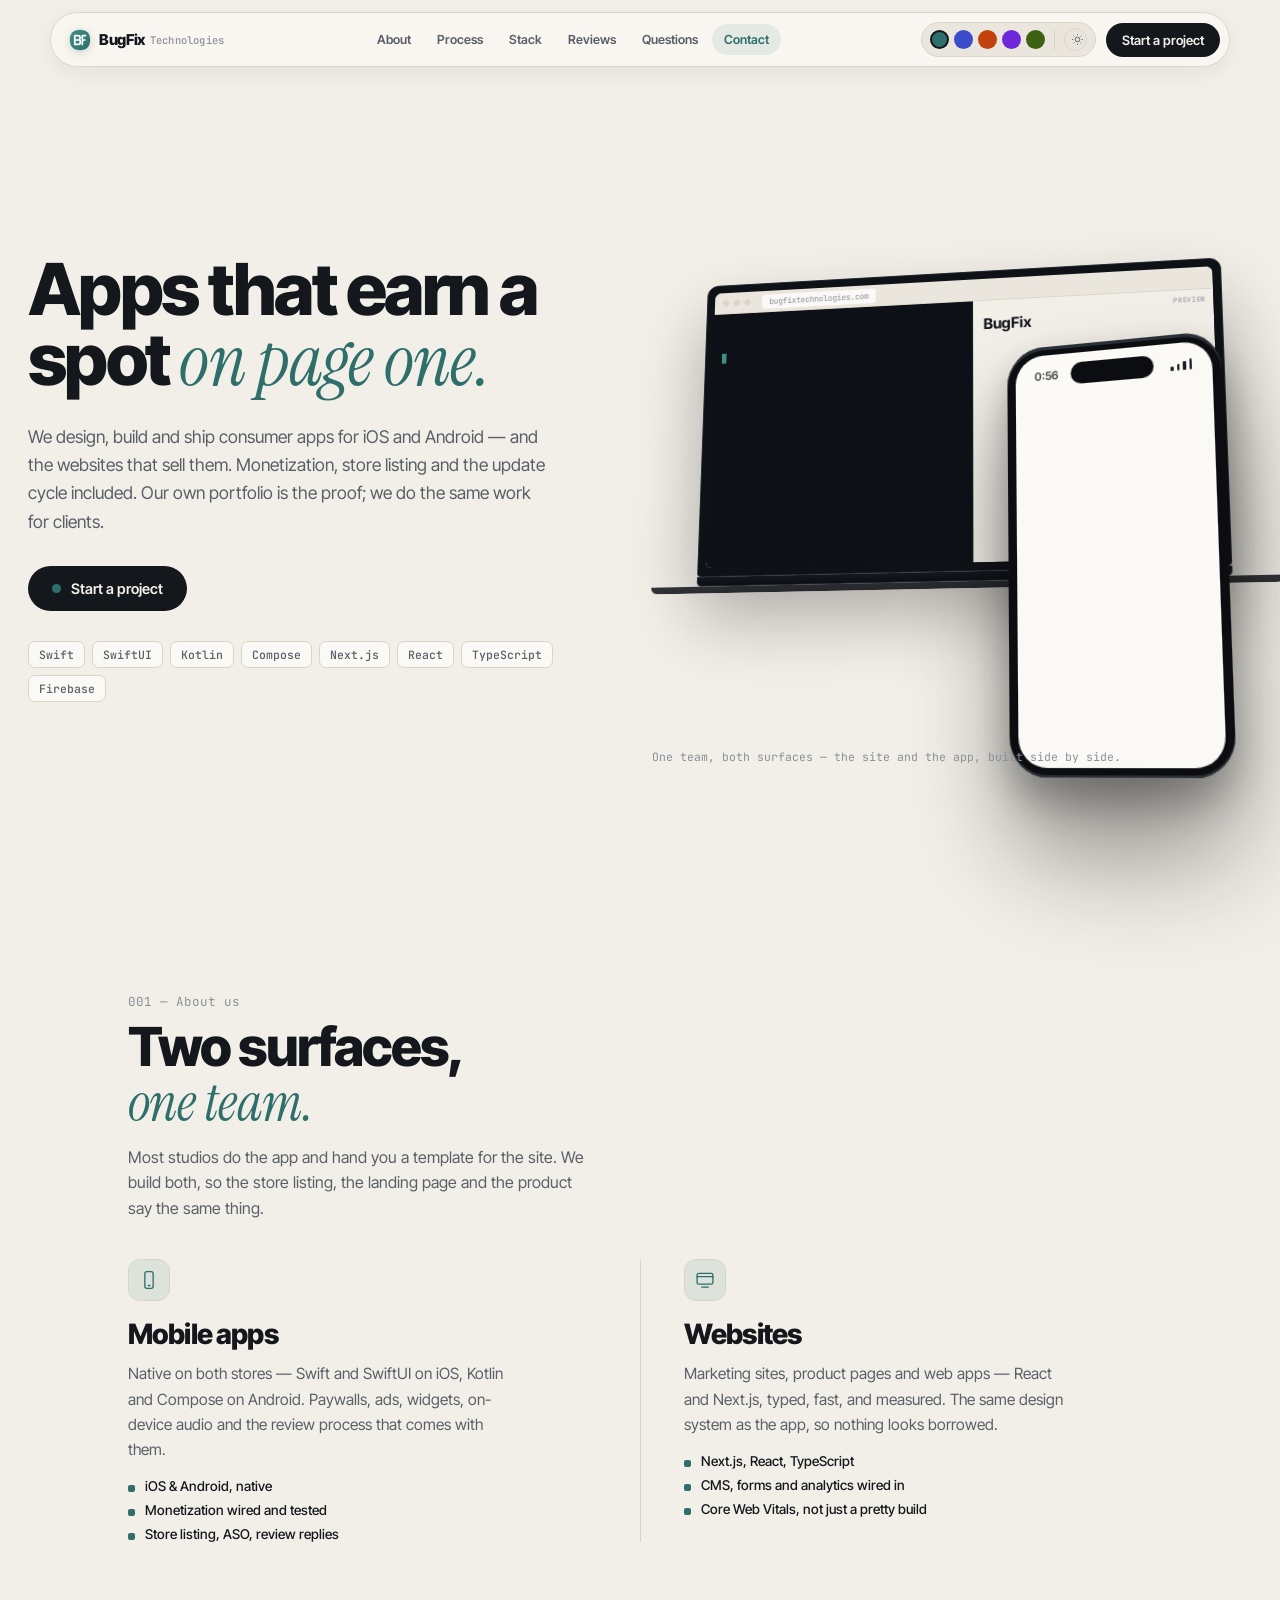
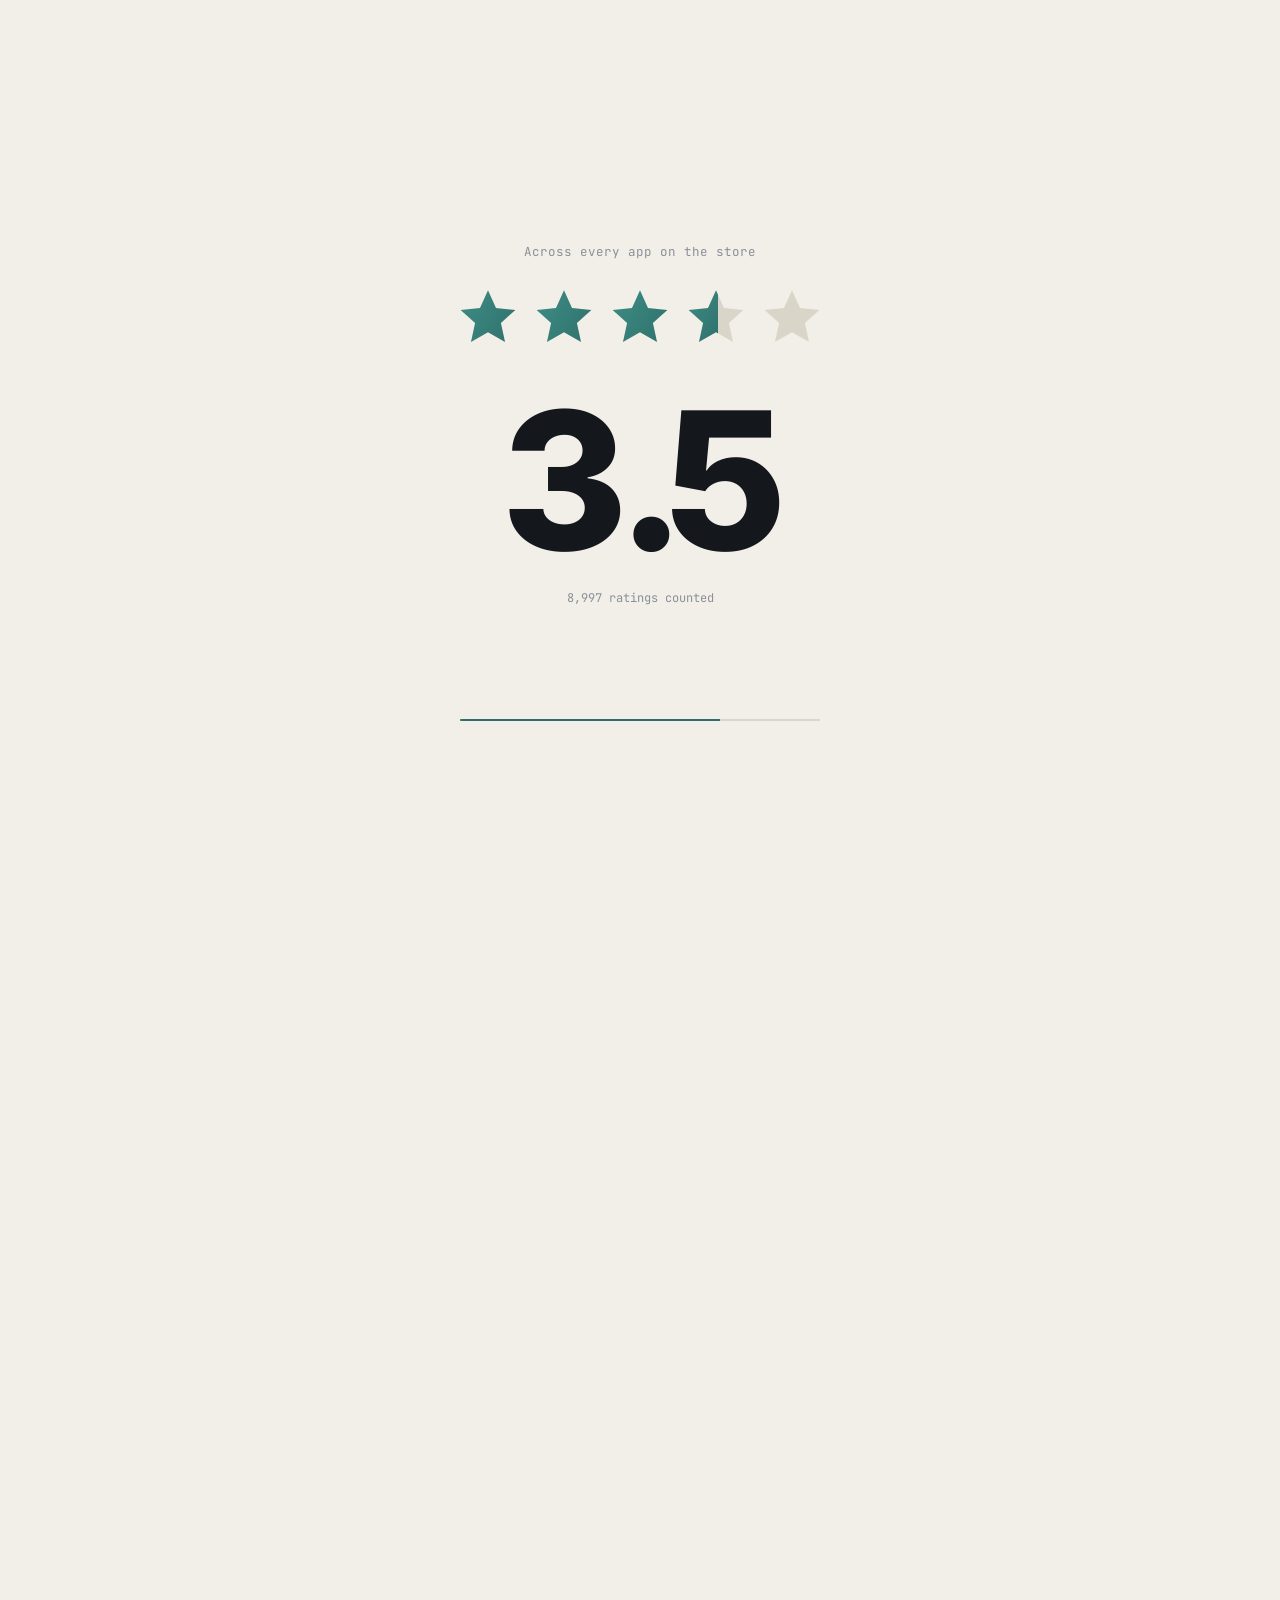
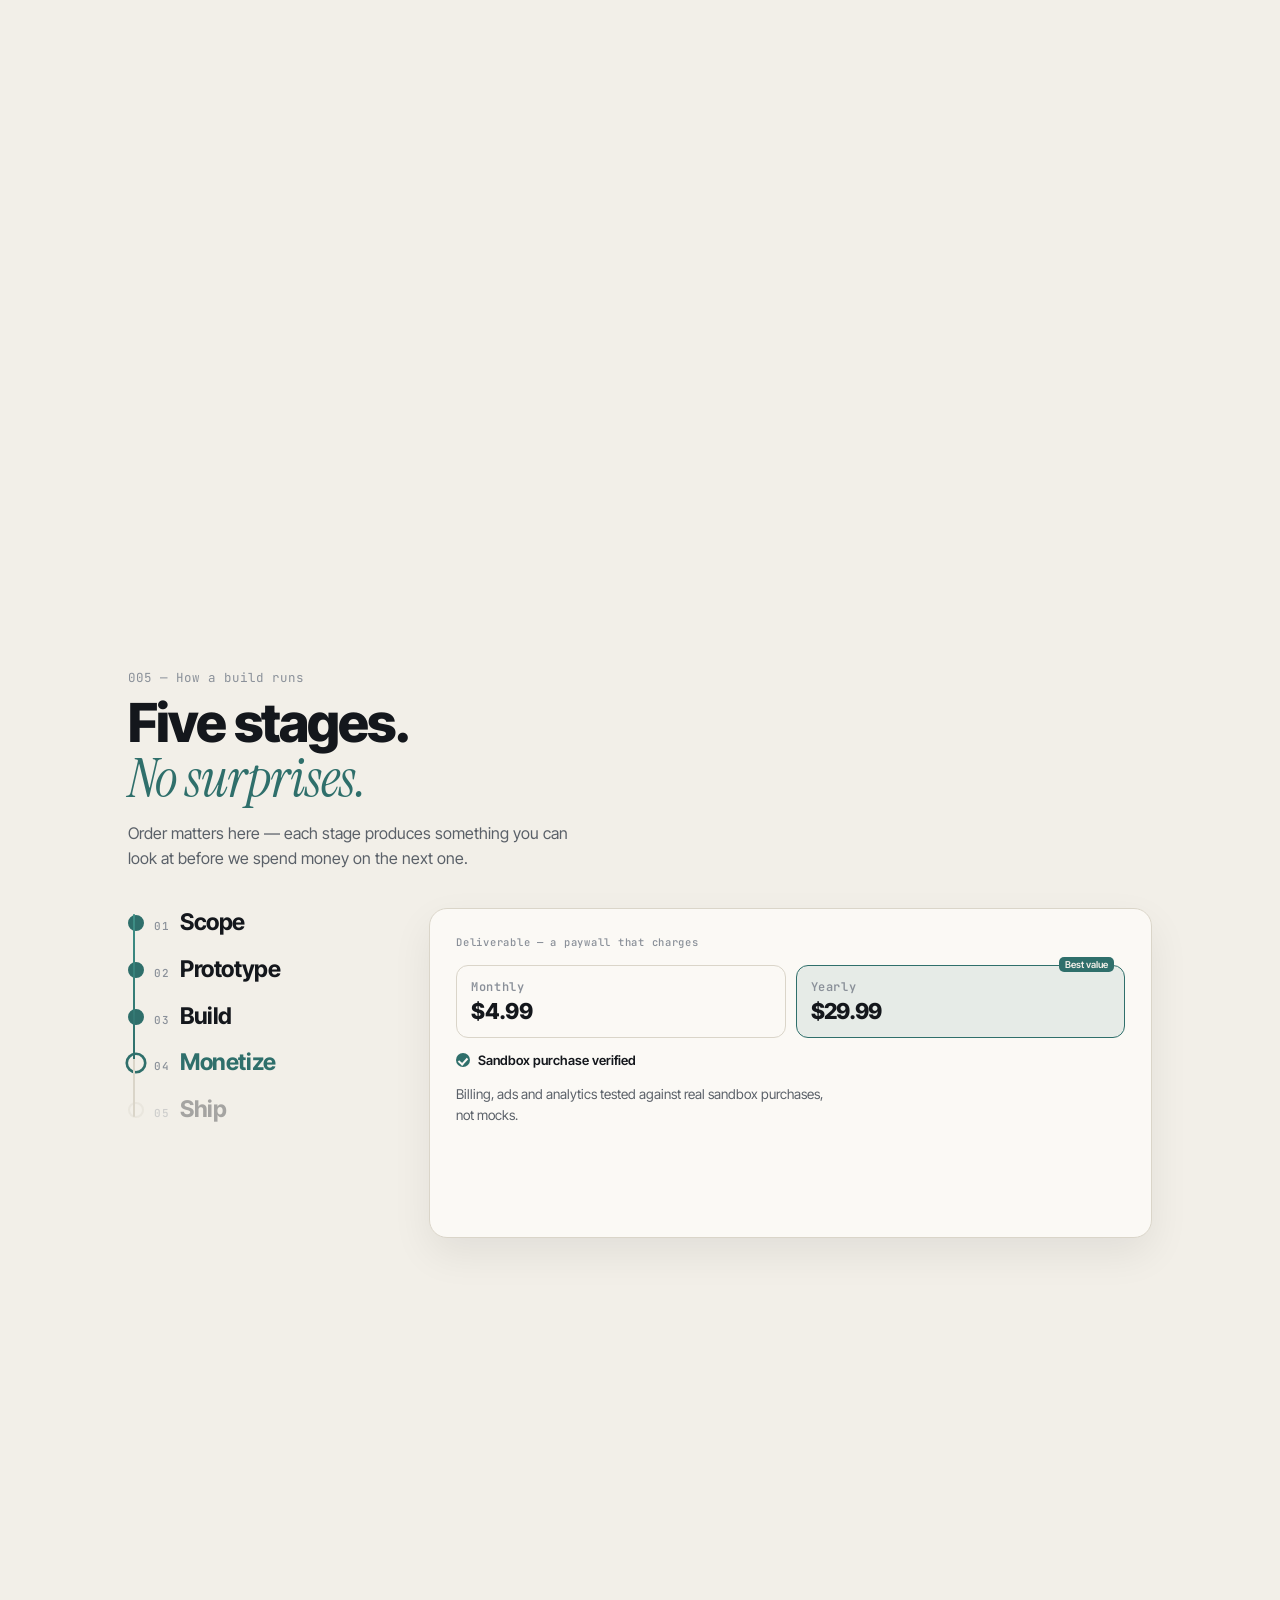
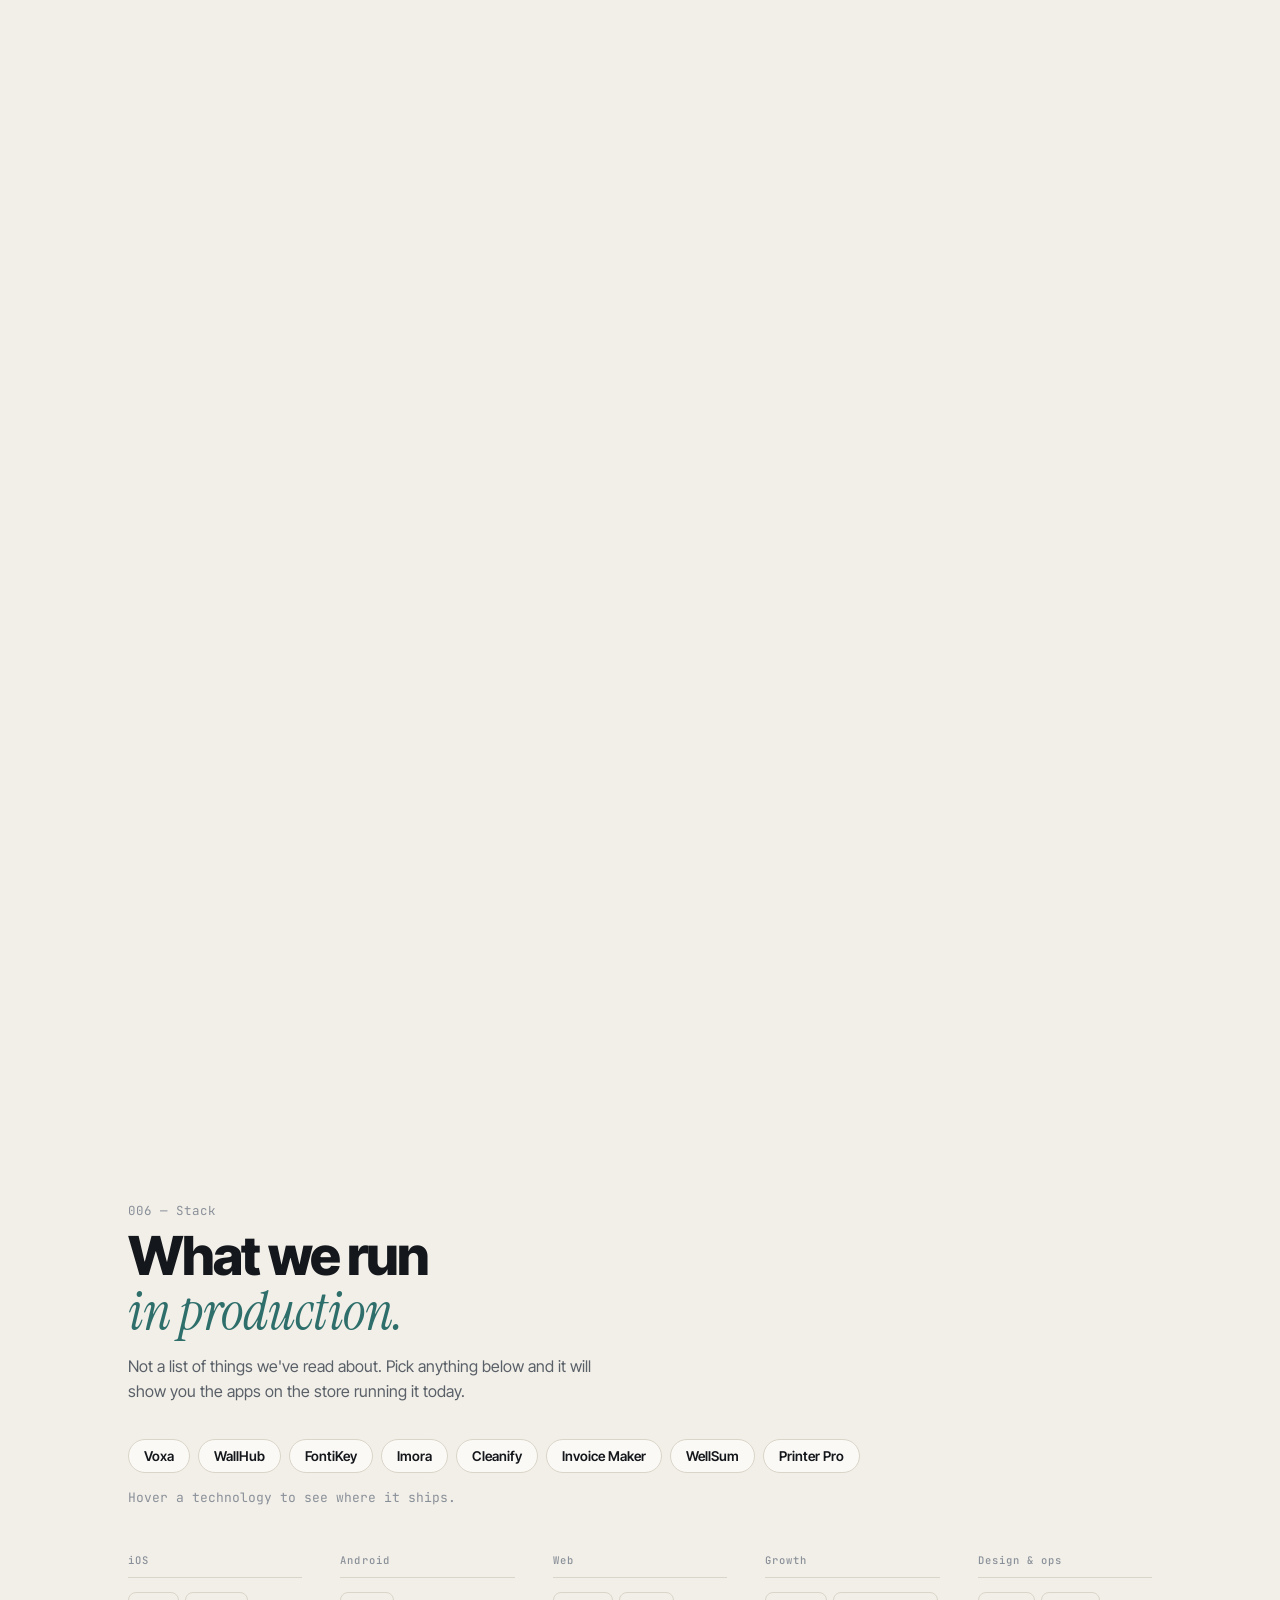
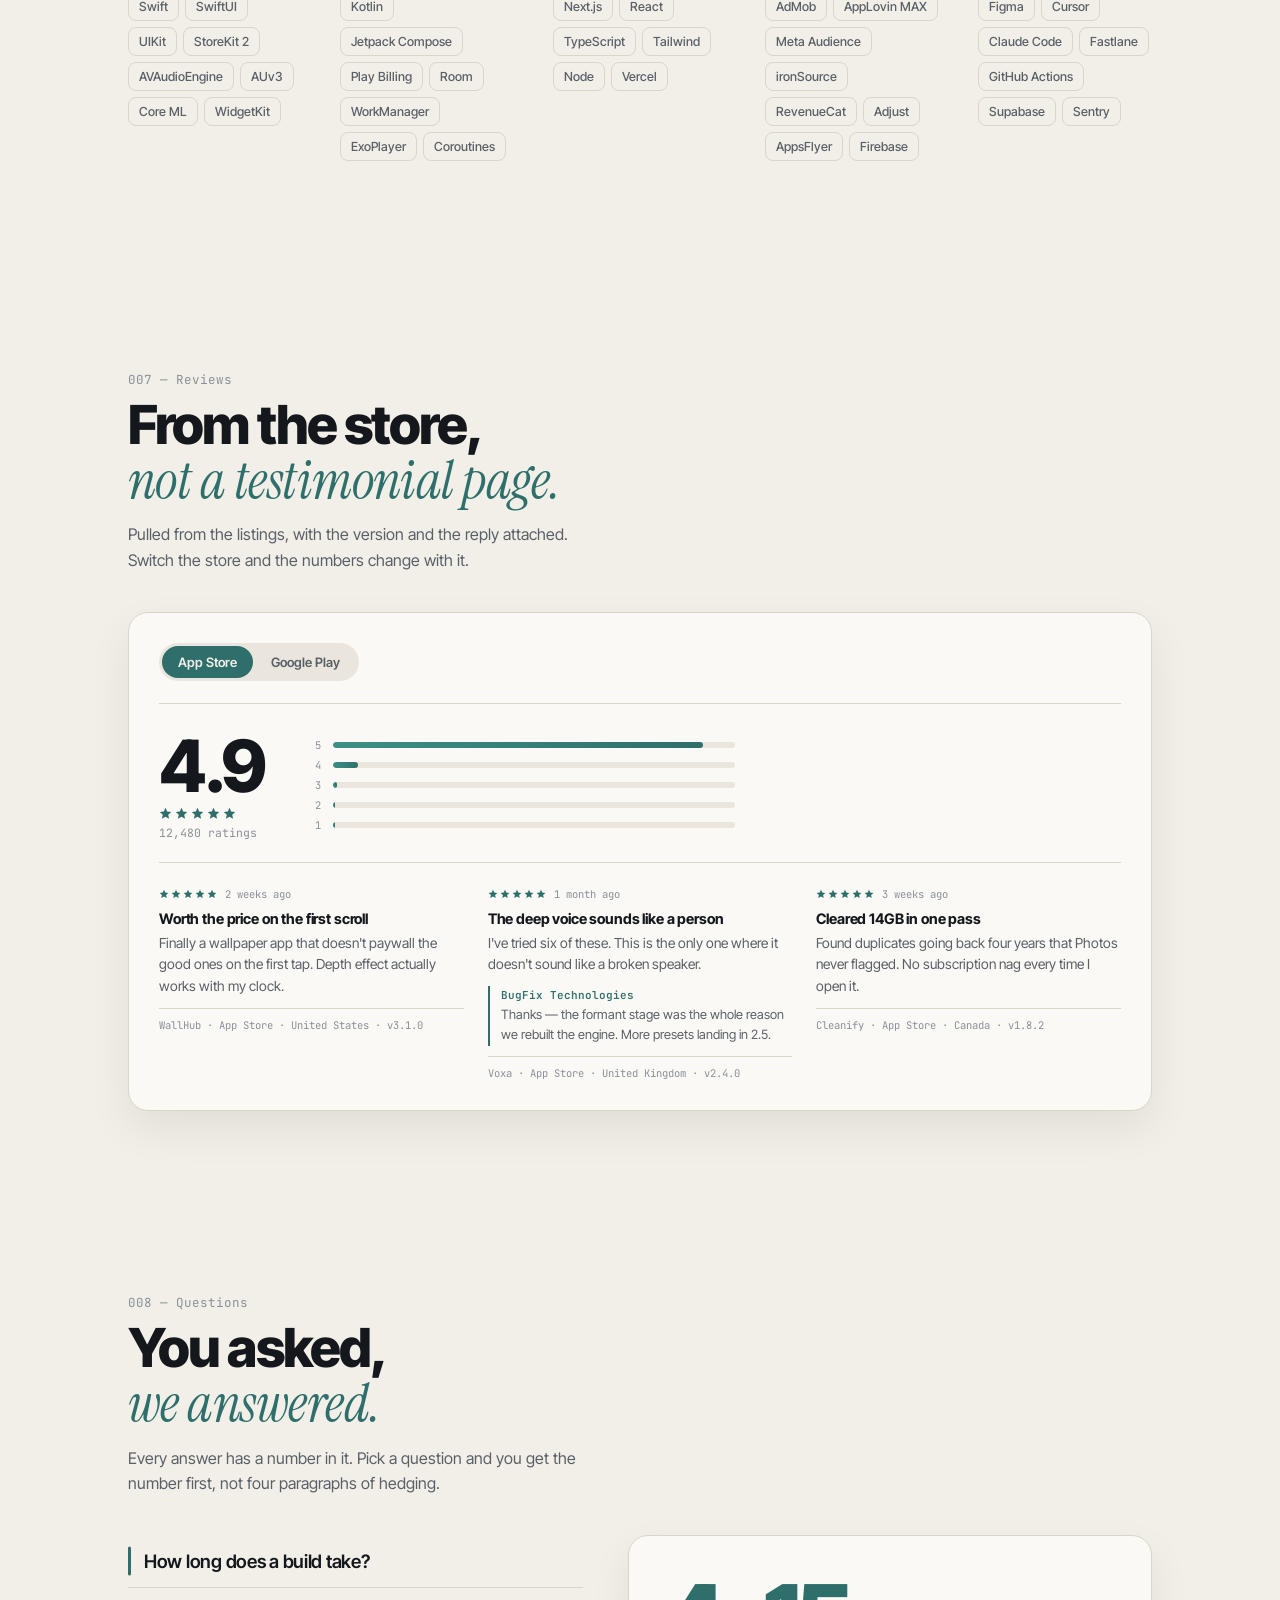
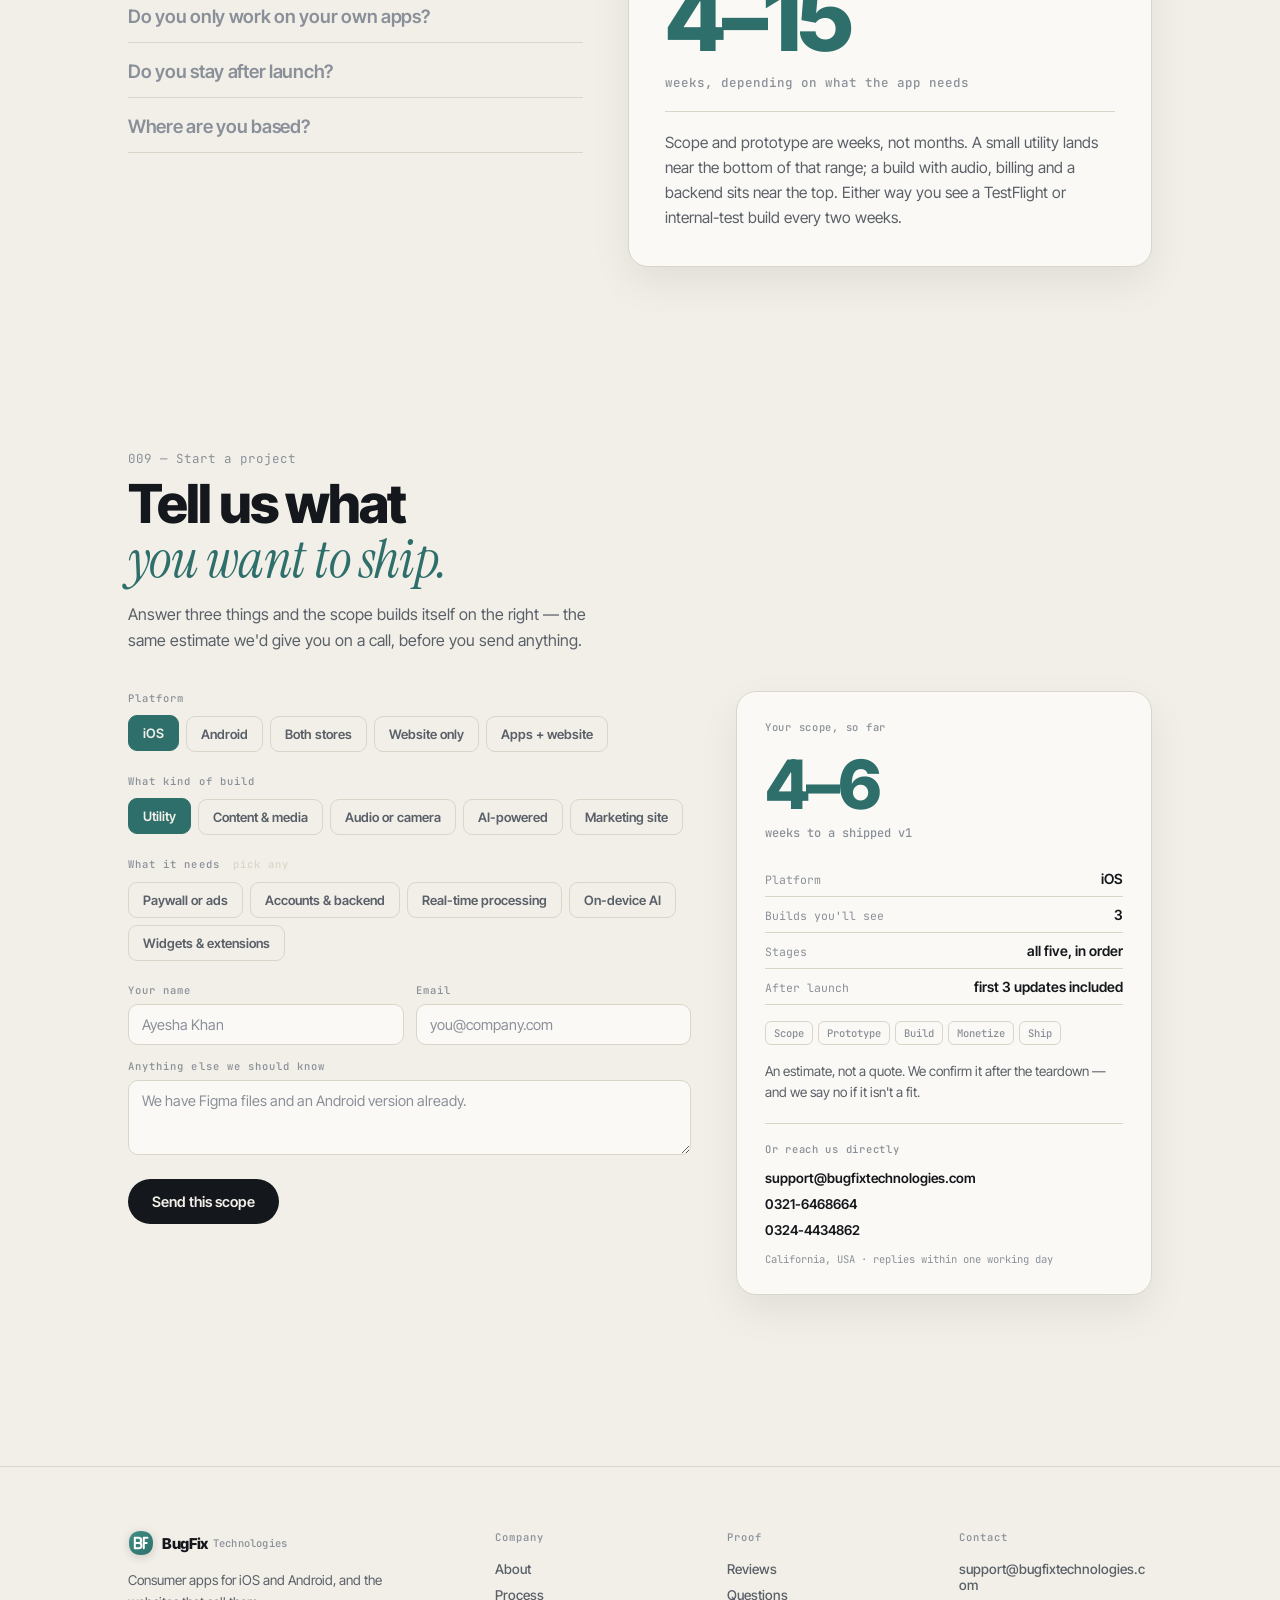
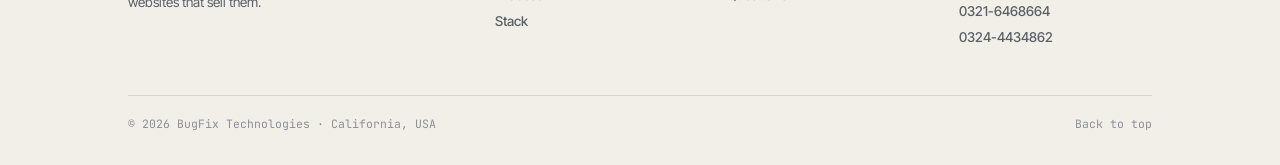
<file: index.html>
<!DOCTYPE html>
<html lang="en" class="t-teal">
<head>
<meta charset="utf-8">
<meta name="viewport" content="width=device-width,initial-scale=1">
<meta name="description" content="BugFix Technologies — consumer apps for iOS and Android, and the websites that sell them. Native builds, monetization, store listing and the update cycle.">
<meta name="theme-color" content="#F2EFE8">
<meta property="og:type" content="website">
<meta property="og:title" content="BugFix Technologies">
<meta property="og:description" content="Consumer apps for iOS and Android, and the websites that sell them.">
<meta property="og:url" content="https://www.bugfixtechnologies.com/">
<meta property="og:image" content="https://www.bugfixtechnologies.com/assets/og.png">
<meta name="twitter:card" content="summary_large_image">
<link rel="canonical" href="https://www.bugfixtechnologies.com/">
<title>BugFix Technologies</title>
<link rel="icon" href="data:image/svg+xml,%3Csvg xmlns='http://www.w3.org/2000/svg' viewBox='0 0 32 32'%3E%3Cpath d='M16 1.2c9.6 0 14.8 5.2 14.8 14.8S25.6 30.8 16 30.8 1.2 25.6 1.2 16 6.4 1.2 16 1.2z' fill='%232F6F6B'/%3E%3Cg fill='none' stroke='white' stroke-width='2.5' stroke-linecap='round' stroke-linejoin='round'%3E%3Cpath d='M8.4 9.6V22.4M8.4 9.6h4.6a3.2 3.2 0 0 1 0 6.4H8.4m0 0h5a3.2 3.2 0 0 1 0 6.4H8.4'/%3E%3Cpath d='M19.4 22.4V9.6h4.5M19.4 16h3.6'/%3E%3C/g%3E%3C/svg%3E">
<link rel="preconnect" href="https://fonts.googleapis.com">
<link rel="preconnect" href="https://fonts.gstatic.com" crossorigin>
<link href="https://fonts.googleapis.com/css2?family=Inter+Tight:wght@400;500;600;800&family=Instrument+Serif:ital@1&family=JetBrains+Mono:wght@400;500&display=swap" rel="stylesheet">
<link rel="stylesheet" href="assets/style.css">
</head>
<body>
<div class="topline"><i id="topfill"></i></div>

<header class="nav" id="nav">
  <a class="logo" href="#top"><svg class="mark" viewBox="0 0 32 32" aria-hidden="true">
      <defs>
        <linearGradient id="bfg" x1="0" y1="0" x2="1" y2="1">
          <stop offset="0" stop-color="var(--a2)"/><stop offset="1" stop-color="var(--a1)"/>
        </linearGradient>
      </defs>
      <path class="mtile" d="M16 1.2c9.6 0 14.8 5.2 14.8 14.8S25.6 30.8 16 30.8 1.2 25.6 1.2 16 6.4 1.2 16 1.2z" fill="url(#bfg)"/>
      <path class="mB" d="M8.4 9.6V22.4M8.4 9.6h4.6a3.2 3.2 0 0 1 0 6.4H8.4m0 0h5a3.2 3.2 0 0 1 0 6.4H8.4"/>
      <path class="mF" d="M19.4 22.4V9.6h4.5M19.4 16h3.6"/>
    </svg>BugFix<em>Technologies</em></a>

  <nav class="nlinks" id="nlinks" aria-label="Sections">
    <span class="npill" id="npill"></span>
    <a href="#about" data-s="about">About</a>
    <a href="#proc"  data-s="proc">Process</a>
    <a href="#stk"   data-s="stk">Stack</a>
    <a href="#rev"   data-s="rev">Reviews</a>
    <a href="#qa"    data-s="qa">Questions</a>
    <a href="#start" data-s="start">Contact</a>
  </nav>

  <div class="nright">
    <div class="themer" role="group" aria-label="Theme">
  <div class="sw">
    <button data-t="teal"   aria-pressed="true"  aria-label="Teal accent"   style="background:#2F6F6B"></button>
    <button data-t="indigo" aria-pressed="false" aria-label="Indigo accent" style="background:#3B4CCA"></button>
    <button data-t="ember"  aria-pressed="false" aria-label="Ember accent"  style="background:#C2410C"></button>
    <button data-t="violet" aria-pressed="false" aria-label="Violet accent" style="background:#6D28D9"></button>
    <button data-t="forest" aria-pressed="false" aria-label="Forest accent" style="background:#3F6212"></button>
  </div>
  <span class="divider"></span>
  <button class="mode" id="mode" aria-label="Switch to dark theme" aria-pressed="false">
    <svg class="sun" viewBox="0 0 24 24"><circle cx="12" cy="12" r="4.2"/><path d="M12 2v2M12 20v2M2 12h2M20 12h2M4.9 4.9l1.5 1.5M17.6 17.6l1.5 1.5M19.1 4.9l-1.5 1.5M6.4 17.6l-1.5 1.5"/></svg>
    <svg class="moon" viewBox="0 0 24 24"><path d="M20 14.5A8.2 8.2 0 019.5 4 8.3 8.3 0 1020 14.5z"/></svg>
  </button>
</div>
    <a class="ncta" href="#start">Start a project</a>
  </div>

  <button class="burger" id="burger" aria-expanded="false" aria-label="Open menu">
    <span></span><span></span>
  </button>
</header>

<div class="sheet" id="sheet" hidden>
  <a href="#about">About</a><a href="#proc">Process</a><a href="#stk">Stack</a>
  <a href="#rev">Reviews</a><a href="#qa">Questions</a><a href="#start">Contact</a>
</div>



<section class="hero" id="top">
  <div>
    <h1>Apps that earn a spot <em>on page one.</em></h1>
    <p class="lead">We design, build and ship consumer apps for iOS and Android — and the
      websites that sell them. Monetization, store listing and the update cycle included.
      Our own portfolio is the proof; we do the same work for clients.</p>
    <div class="row">
      <a class="cta" href="#start"><span class="dot"></span> Start a project</a>
    </div>
    <div class="chips">
      <span class="chip">Swift</span><span class="chip">SwiftUI</span><span class="chip">Kotlin</span>
      <span class="chip">Compose</span><span class="chip">Next.js</span><span class="chip">React</span>
      <span class="chip">TypeScript</span><span class="chip">Firebase</span>
    </div>
  </div>

  <div class="stage" id="stage">
    <div class="scene" id="scene">
      <div class="floatwrap">

        <!-- laptop: the website -->
        <div class="laptop">
          <div class="lid">
            <div class="lscreen">
              <div class="lbar">
                <i></i><i></i><i></i>
                <span class="url" id="url">bugfixtechnologies.com</span>
              </div>
              <div class="lbody">
                <div class="editor">
                  <div class="ln"><s>export default function</s> <b>Hero</b>() {</div>
                  <div class="ln">&nbsp;&nbsp;<s>return</s> (</div>
                  <div class="ln">&nbsp;&nbsp;&nbsp;&nbsp;&lt;<u>section</u> <k>className</k>=<q>"hero"</q>&gt;</div>
                  <div class="ln">&nbsp;&nbsp;&nbsp;&nbsp;&nbsp;&nbsp;&lt;<b>Nav</b> <k>items</k>={links} /&gt;</div>
                  <div class="ln">&nbsp;&nbsp;&nbsp;&nbsp;&nbsp;&nbsp;&lt;<u>h1</u>&gt;Apps that earn</div>
                  <div class="ln">&nbsp;&nbsp;&nbsp;&nbsp;&nbsp;&nbsp;&nbsp;&nbsp;a spot <q>on page one.</q>&lt;/<u>h1</u>&gt;</div>
                  <div class="ln">&nbsp;&nbsp;&nbsp;&nbsp;&nbsp;&nbsp;&lt;<b>CTA</b>&gt;Start a project&lt;/<b>CTA</b>&gt;</div>
                  <div class="ln">&nbsp;&nbsp;&nbsp;&nbsp;&nbsp;&nbsp;&lt;<b>AppGrid</b> <k>apps</k>={apps} /&gt;</div>
                  <div class="ln">&nbsp;&nbsp;&nbsp;&nbsp;&lt;/<u>section</u>&gt;</div>
                  <div class="ln">&nbsp;&nbsp;)</div>
                  <div class="ln">}</div>
                  <span class="caret" id="caret"></span>
                </div>

                <div class="preview">
                  <span class="pvtag">preview</span>
                  <div class="site" id="site">
                    <div class="snav">
                      <b>BugFix</b>
                      <span class="nl"></span><span class="nl"></span>
                      <u class="nb"></u>
                    </div>
                    <div class="shero">
                      <div class="sh sh1"></div>
                      <div class="sh sh2"></div>
                      <div class="sh sh3"></div>
                      <div class="sbtns"><em></em><em class="o"></em></div>
                    </div>
                    <div class="scards"><i></i><i></i><i></i></div>
                  </div>
                </div>
              </div>
            </div>
          </div>
          <div class="deck"></div>
          <div class="base"></div>
        </div>

        <!-- phone: the app -->
        <div class="phone">
          <div class="frame">
            <div class="screen" id="screen">
              <div class="notch"></div>
              <div class="glare"></div>
              <div class="sbar">
                <span id="clock">9:41</span>
                <span class="sig"><i></i><i></i><i></i><i></i></span>
              </div>
              <div class="app">
                <div class="apptitle">BugFix</div>
                <div class="appsub">8 live · 150+ shipped</div>
                <div class="grid">

                  <div class="tile t1">
                    <span class="ico">
                      <span class="wave"><i></i><i></i><i></i><i></i><i></i><i></i><i></i></span>
                    </span>
                    <b>Voxa</b>
                    <em>Voice &amp; audio</em>
                    <span class="rate">4.9 ★</span>
                  </div>

                  <div class="tile t2">
                    <span class="ico">
                      <svg viewBox="0 0 40 40" aria-hidden="true">
                        <circle cx="29" cy="11" r="4" class="sun"/>
                        <path d="M0 30 L11 18 L20 27 L28 20 L40 31 V40 H0 Z" class="m1"/>
                        <path d="M0 36 L9 27 L18 34 L27 26 L40 37 V40 H0 Z" class="m2"/>
                      </svg>
                    </span>
                    <b>WallHub</b>
                    <em>Wallpapers</em>
                    <span class="rate">4.9 ★</span>
                  </div>

                  <div class="tile t3">
                    <span class="ico">
                      <span class="keys"><i></i><i></i><i></i><i></i><i></i><i></i><i></i><i></i><i class="sp"></i></span>
                    </span>
                    <b>FontiKey</b>
                    <em>Keyboard</em>
                    <span class="rate">4.9 ★</span>
                  </div>

                  <div class="tile t4">
                    <span class="ico">
                      <svg viewBox="0 0 40 40" aria-hidden="true">
                        <circle cx="20" cy="20" r="12" class="o1"/>
                        <circle cx="20" cy="20" r="7"  class="o2"/>
                        <path d="M20 4 l1.8 4.6 4.6 1.8 -4.6 1.8 -1.8 4.6 -1.8 -4.6 -4.6 -1.8 4.6 -1.8z" class="sp2"/>
                      </svg>
                    </span>
                    <b>Imora</b>
                    <em>AI art</em>
                    <span class="rate">4.9 ★</span>
                  </div>

                </div>
              </div>
              <div class="tabs" id="tabs">
                <span class="sel"></span><span></span><span></span>
              </div>
            </div>
          </div>
          <div class="badge" id="badge">
            <span class="tick"><svg viewBox="0 0 24 24"><path d="M5 13l4 4L19 7"/></svg></span>
            <span>Shipped together<small id="btime">web · iOS · Android</small></span>
          </div>
        </div>

      </div>
    </div>
    <span class="caption">One team, both surfaces — the site and the app, built side by side.</span>
  </div>
</section>

<section class="abt" id="about">
  <div class="swrap">
    <div class="phead">
      <span class="peyebrow on">001 — About us</span>
      <h2 class="ptitle">Two surfaces,<br><em>one team.</em></h2>
      <p class="psub">Most studios do the app and hand you a template for the site.
        We build both, so the store listing, the landing page and the product
        say the same thing.</p>
    </div>

    <div class="split" id="split">
      <article class="half h-app">
        <span class="hicon" aria-hidden="true">
          <svg viewBox="0 0 24 24"><rect x="7" y="2" width="10" height="20" rx="2.5"/><line x1="11" y1="18.6" x2="13" y2="18.6"/></svg>
        </span>
        <h3>Mobile apps</h3>
        <p>Native on both stores — Swift and SwiftUI on iOS, Kotlin and Compose on
          Android. Paywalls, ads, widgets, on-device audio and the review process that
          comes with them.</p>
        <ul class="hlist">
          <li>iOS &amp; Android, native</li>
          <li>Monetization wired and tested</li>
          <li>Store listing, ASO, review replies</li>
        </ul>
      </article>

      <span class="splitline" aria-hidden="true"></span>

      <article class="half h-web">
        <span class="hicon" aria-hidden="true">
          <svg viewBox="0 0 24 24"><rect x="2.5" y="4" width="19" height="13" rx="2"/><line x1="8" y1="20.5" x2="16" y2="20.5"/><line x1="2.5" y1="8" x2="21.5" y2="8"/></svg>
        </span>
        <h3>Websites</h3>
        <p>Marketing sites, product pages and web apps — React and Next.js, typed,
          fast, and measured. The same design system as the app, so nothing looks
          borrowed.</p>
        <ul class="hlist">
          <li>Next.js, React, TypeScript</li>
          <li>CMS, forms and analytics wired in</li>
          <li>Core Web Vitals, not just a pretty build</li>
        </ul>
      </article>
    </div>
  </div>
</section>

<section class="proof" id="proof">
  <div class="pin">
    <p class="peyebrow">Across every app on the store</p>
    <div class="stars" id="stars" aria-hidden="true">
      <span class="star"><i></i></span><span class="star"><i></i></span><span class="star"><i></i></span>
      <span class="star"><i></i></span><span class="star"><i></i></span>
    </div>
    <div class="score"><span id="score">0.0</span></div>
    <p class="rcount"><span id="rcount">0</span> ratings counted</p>
    <p class="pline" id="pline">Average rating, weighted across every release.
      Not the best one — the average.</p>
    <div class="pbar" id="pbar"><i></i></div>
  </div>
</section>

<section class="proc" id="proc">
  <div class="ppin">
    <div class="phead">
      <span class="peyebrow on">005 — How a build runs</span>
      <h2 class="ptitle">Five stages.<br><em>No surprises.</em></h2>
      <p class="psub">Order matters here — each stage produces something you can
        look at before we spend money on the next one.</p>
    </div>

    <div class="pcols">
      <ol class="stages" id="stages">
        <li class="sg"><span class="sn">01</span><span class="sl">Scope</span></li>
        <li class="sg"><span class="sn">02</span><span class="sl">Prototype</span></li>
        <li class="sg"><span class="sn">03</span><span class="sl">Build</span></li>
        <li class="sg"><span class="sn">04</span><span class="sl">Monetize</span></li>
        <li class="sg"><span class="sn">05</span><span class="sl">Ship</span></li>
        <span class="spine"><i id="spinefill"></i></span>
      </ol>

      <div class="artifact" id="artifact">
        <div class="acard" data-i="0">
          <span class="atag">Deliverable — feature list</span>
          <ul class="flist">
            <li>Voice presets, real-time</li>
            <li>Cloud sync</li>
            <li class="cut">Social feed</li>
            <li class="cut">In-app messaging</li>
            <li>Paywall, 3 tiers</li>
          </ul>
          <p class="anote">Everything struck through is what we argued out of v1.</p>
        </div>

        <div class="acard" data-i="1">
          <span class="atag">Deliverable — clickable prototype</span>
          <div class="wire">
            <span class="wscreen s1"><i></i><i></i><i></i></span>
            <span class="warrow"></span>
            <span class="wscreen s2"><i></i><i></i><i></i></span>
            <span class="warrow"></span>
            <span class="wscreen s3"><i></i><i></i><i></i></span>
            <span class="wcursor"></span>
          </div>
          <p class="anote">Real screens in the browser. You approve the product before
            it costs anything to change.</p>
        </div>

        <div class="acard" data-i="2">
          <span class="atag">Deliverable — a build you can install</span>
          <div class="brow"><span class="bk">Version</span><span class="bv" id="bver">1.0.0</span></div>
          <div class="brow"><span class="bk">Channel</span><span class="bv">TestFlight · internal</span></div>
          <div class="brow"><span class="bk">Cycle</span><span class="bv">every two weeks</span></div>
          <div class="bbar"><i></i></div>
          <p class="anote">A real device build at the end of every cycle, not a demo video.</p>
        </div>

        <div class="acard" data-i="3">
          <span class="atag">Deliverable — a paywall that charges</span>
          <div class="pay">
            <span class="ptier"><b>Monthly</b><em>$4.99</em></span>
            <span class="ptier sel"><b>Yearly</b><em>$29.99</em><span class="pbadge">Best value</span></span>
          </div>
          <div class="ptick"><span class="tickdot"></span>Sandbox purchase verified</div>
          <p class="anote">Billing, ads and analytics tested against real sandbox
            purchases, not mocks.</p>
        </div>

        <div class="acard" data-i="4">
          <span class="atag">Deliverable — live on the store</span>
          <div class="ship">
            <span class="sstatus"><span class="tickdot"></span>Ready for Sale</span>
            <div class="srow"><span class="bk">Review</span><span class="bv">passed, first pass</span></div>
            <div class="srow"><span class="bk">Listing</span><span class="bv">ASO + screenshots shipped</span></div>
            <div class="srow"><span class="bk">After</span><span class="bv">first three updates included</span></div>
          </div>
          <p class="anote">Launch day is not the finish.</p>
        </div>
      </div>
    </div>
  </div>
</section>

<section class="stk" id="stk">
  <div class="swrap">
    <div class="phead">
      <span class="peyebrow on">006 — Stack</span>
      <h2 class="ptitle">What we run<br><em>in production.</em></h2>
      <p class="psub">Not a list of things we've read about. Pick anything below and it
        will show you the apps on the store running it today.</p>
    </div>

    <div class="apps" id="apps">
      <button class="ap" data-app="voxa">Voxa</button>
      <button class="ap" data-app="wallhub">WallHub</button>
      <button class="ap" data-app="fontikey">FontiKey</button>
      <button class="ap" data-app="imora">Imora</button>
      <button class="ap" data-app="cleanify">Cleanify</button>
      <button class="ap" data-app="invoice">Invoice Maker</button>
      <button class="ap" data-app="wellsum">WellSum</button>
      <button class="ap" data-app="printer">Printer Pro</button>
    </div>

    <p class="readout" id="readout">Hover a technology to see where it ships.</p>

    <div class="sgrid" id="sgrid">
      <div class="sgroup"><h4>iOS</h4><div class="tchips">
        <button data-apps="voxa,wallhub,fontikey,imora,cleanify,wellsum,printer">Swift</button>
        <button data-apps="wallhub,imora,cleanify,wellsum,printer">SwiftUI</button>
        <button data-apps="voxa,fontikey,printer">UIKit</button>
        <button data-apps="voxa,wallhub,imora,cleanify,wellsum">StoreKit 2</button>
        <button data-apps="voxa">AVAudioEngine</button>
        <button data-apps="voxa">AUv3</button>
        <button data-apps="imora,cleanify">Core ML</button>
        <button data-apps="wallhub,wellsum">WidgetKit</button>
      </div></div>

      <div class="sgroup"><h4>Android</h4><div class="tchips">
        <button data-apps="wallhub,invoice,wellsum,printer">Kotlin</button>
        <button data-apps="wallhub,invoice,wellsum">Jetpack Compose</button>
        <button data-apps="wallhub,invoice,wellsum">Play Billing</button>
        <button data-apps="invoice,wellsum">Room</button>
        <button data-apps="cleanify,wellsum">WorkManager</button>
        <button data-apps="voxa">ExoPlayer</button>
        <button data-apps="wallhub,invoice,wellsum">Coroutines</button>
      </div></div>

      <div class="sgroup"><h4>Web</h4><div class="tchips">
        <button data-apps="voxa,wallhub,fontikey,imora,cleanify,invoice,wellsum,printer">Next.js</button>
        <button data-apps="voxa,wallhub,imora,invoice,wellsum">React</button>
        <button data-apps="voxa,wallhub,fontikey,imora,cleanify,invoice,wellsum,printer">TypeScript</button>
        <button data-apps="wallhub,imora,invoice,printer">Tailwind</button>
        <button data-apps="voxa,imora,invoice">Node</button>
        <button data-apps="voxa,wallhub,imora,cleanify">Vercel</button>
      </div></div>

      <div class="sgroup"><h4>Growth</h4><div class="tchips">
        <button data-apps="wallhub,fontikey,cleanify,printer">AdMob</button>
        <button data-apps="wallhub,imora,cleanify">AppLovin MAX</button>
        <button data-apps="fontikey,cleanify">Meta Audience</button>
        <button data-apps="wallhub,printer">ironSource</button>
        <button data-apps="voxa,imora,wellsum">RevenueCat</button>
        <button data-apps="voxa,wallhub">Adjust</button>
        <button data-apps="imora,invoice">AppsFlyer</button>
        <button data-apps="voxa,wallhub,fontikey,imora,cleanify,invoice,wellsum,printer">Firebase</button>
      </div></div>

      <div class="sgroup"><h4>Design &amp; ops</h4><div class="tchips">
        <button data-apps="voxa,wallhub,fontikey,imora,cleanify,invoice,wellsum,printer">Figma</button>
        <button data-apps="voxa,wallhub,fontikey,imora,cleanify,invoice,wellsum,printer">Cursor</button>
        <button data-apps="voxa,wallhub,fontikey,imora,cleanify,invoice,wellsum,printer">Claude Code</button>
        <button data-apps="voxa,wallhub,fontikey,imora">Fastlane</button>
        <button data-apps="voxa,wallhub,fontikey,imora,cleanify,invoice,wellsum,printer">GitHub Actions</button>
        <button data-apps="imora,invoice">Supabase</button>
        <button data-apps="voxa,wallhub,imora">Sentry</button>
      </div></div>
    </div>
  </div>
</section>

<section class="rev" id="rev">
  <div class="swrap">
    <div class="phead">
      <span class="peyebrow on">007 — Reviews</span>
      <h2 class="ptitle">From the store,<br><em>not a testimonial page.</em></h2>
      <p class="psub">Pulled from the listings, with the version and the reply attached.
        Switch the store and the numbers change with it.</p>
    </div>

    <div class="panel">
      <div class="ptabs" role="tablist" aria-label="Store">
        <button class="ptab" id="tab-ios" role="tab" aria-selected="true"  data-p="ios">App Store</button>
        <button class="ptab" id="tab-and" role="tab" aria-selected="false" data-p="and">Google Play</button>
        <span class="ppill" id="ppill"></span>
      </div>

      <div class="summary">
        <div class="sbig">
          <span class="snum" id="snum">4.9</span>
          <span class="sstars" id="sstars"><i></i><i></i><i></i><i></i><i></i></span>
          <span class="scount" id="scount">12,480 ratings</span>
        </div>
        <div class="hist" id="hist">
          <span class="hrow"><b>5</b><span class="hbar"><i data-w="92"></i></span></span>
          <span class="hrow"><b>4</b><span class="hbar"><i data-w="6"></i></span></span>
          <span class="hrow"><b>3</b><span class="hbar"><i data-w="1"></i></span></span>
          <span class="hrow"><b>2</b><span class="hbar"><i data-w="0.5"></i></span></span>
          <span class="hrow"><b>1</b><span class="hbar"><i data-w="0.5"></i></span></span>
        </div>
      </div>

      <div class="rlist" id="rlist"></div>
    </div>
  </div>
</section>

<section class="qa" id="qa">
  <div class="swrap">
    <div class="phead">
      <span class="peyebrow on">008 — Questions</span>
      <h2 class="ptitle">You asked,<br><em>we answered.</em></h2>
      <p class="psub">Every answer has a number in it. Pick a question and you get
        the number first, not four paragraphs of hedging.</p>
    </div>

    <div class="qcols">
      <div class="qlist" id="qlist" role="tablist" aria-label="Questions">
        <button class="q" role="tab" aria-selected="true"  data-i="0">How long does a build take?</button>
        <button class="q" role="tab" aria-selected="false" data-i="1">Do you only work on your own apps?</button>
        <button class="q" role="tab" aria-selected="false" data-i="2">Do you stay after launch?</button>
        <button class="q" role="tab" aria-selected="false" data-i="3">Where are you based?</button>
      </div>

      <div class="apanel" id="apanel" role="tabpanel" aria-live="polite">
        <span class="afig" id="afig">4–15</span>
        <span class="aunit" id="aunit">weeks, depending on what the app needs</span>
        <p class="atext" id="atext"></p>
      </div>
    </div>
  </div>
</section>

<section class="cta-sec" id="start">
  <div class="swrap">
    <div class="phead">
      <span class="peyebrow on">009 — Start a project</span>
      <h2 class="ptitle">Tell us what<br><em>you want to ship.</em></h2>
      <p class="psub">Answer three things and the scope builds itself on the right —
        the same estimate we'd give you on a call, before you send anything.</p>
    </div>

    <div class="ccols">
      <div class="cform">
        <fieldset class="fset">
          <legend>Platform</legend>
          <div class="opts" data-group="plat" data-multi="false">
            <button class="opt sel" data-v="ios"  data-w="0">iOS</button>
            <button class="opt"     data-v="and"  data-w="0">Android</button>
            <button class="opt"     data-v="both" data-w="3">Both stores</button>
            <button class="opt"     data-v="web"  data-w="0">Website only</button>
            <button class="opt"     data-v="all"  data-w="4">Apps + website</button>
          </div>
        </fieldset>

        <fieldset class="fset">
          <legend>What kind of build</legend>
          <div class="opts" data-group="type" data-multi="false">
            <button class="opt sel" data-v="utility" data-w="4">Utility</button>
            <button class="opt"     data-v="content" data-w="6">Content &amp; media</button>
            <button class="opt"     data-v="audio"   data-w="8">Audio or camera</button>
            <button class="opt"     data-v="ai"      data-w="7">AI-powered</button>
            <button class="opt"     data-v="site"    data-w="4">Marketing site</button>
          </div>
        </fieldset>

        <fieldset class="fset">
          <legend>What it needs <span class="hint">pick any</span></legend>
          <div class="opts" data-group="needs" data-multi="true">
            <button class="opt" data-v="money"  data-w="1">Paywall or ads</button>
            <button class="opt" data-v="back"   data-w="2">Accounts &amp; backend</button>
            <button class="opt" data-v="rt"     data-w="2">Real-time processing</button>
            <button class="opt" data-v="ai"     data-w="2">On-device AI</button>
            <button class="opt" data-v="widget" data-w="1">Widgets &amp; extensions</button>
          </div>
        </fieldset>

        <div class="frow">
          <label class="fld"><span>Your name</span>
            <input id="c-name" type="text" placeholder="Ayesha Khan" autocomplete="name"></label>
          <label class="fld"><span>Email</span>
            <input id="c-mail" type="email" placeholder="you@company.com" autocomplete="email"></label>
        </div>
        <label class="fld"><span>Anything else we should know</span>
          <textarea id="c-msg" rows="3" placeholder="We have Figma files and an Android version already."></textarea></label>

        <button class="cta send" id="c-send">Send this scope</button>
        <p class="cerr" id="c-err" role="alert">Add your email and a line about the project first.</p>
      </div>

      <aside class="scope" id="scope" aria-live="polite">
        <span class="atag">Your scope, so far</span>
        <div class="sline">
          <span class="sfig"><span id="wmin">4</span>–<span id="wmax">6</span></span>
          <span class="sunit">weeks to a shipped v1</span>
        </div>
        <div class="srows">
          <div class="srow2"><span class="bk">Platform</span><span class="bv" id="s-plat">iOS</span></div>
          <div class="srow2"><span class="bk">Builds you'll see</span><span class="bv" id="s-builds">3</span></div>
          <div class="srow2"><span class="bk">Stages</span><span class="bv">all five, in order</span></div>
          <div class="srow2"><span class="bk">After launch</span><span class="bv">first 3 updates included</span></div>
        </div>
        <div class="stagerow" id="s-stages">
          <span>Scope</span><span>Prototype</span><span>Build</span><span>Monetize</span><span>Ship</span>
        </div>
        <p class="anote">An estimate, not a quote. We confirm it after the teardown —
          and we say no if it isn't a fit.</p>

        <div class="reach">
          <span class="atag">Or reach us directly</span>
          <a class="rl" href="mailto:support@bugfixtechnologies.com">support@bugfixtechnologies.com</a>
          <a class="rl" href="tel:+923216468664">0321-6468664</a>
          <a class="rl" href="tel:+923244434862">0324-4434862</a>
          <span class="rmetaline">California, USA · replies within one working day</span>
        </div>
      </aside>
    </div>
  </div>
</section>


<footer class="foot">
  <div class="swrap">
    <div class="fgrid">
      <div class="fbrand">
        <a class="logo" href="#top"><svg class="mark" viewBox="0 0 32 32" aria-hidden="true">
      <defs>
        <linearGradient id="bfg2" x1="0" y1="0" x2="1" y2="1">
          <stop offset="0" stop-color="var(--a2)"/><stop offset="1" stop-color="var(--a1)"/>
        </linearGradient>
      </defs>
      <path class="mtile" d="M16 1.2c9.6 0 14.8 5.2 14.8 14.8S25.6 30.8 16 30.8 1.2 25.6 1.2 16 6.4 1.2 16 1.2z" fill="url(#bfg2)"/>
      <path class="mB" d="M8.4 9.6V22.4M8.4 9.6h4.6a3.2 3.2 0 0 1 0 6.4H8.4m0 0h5a3.2 3.2 0 0 1 0 6.4H8.4"/>
      <path class="mF" d="M19.4 22.4V9.6h4.5M19.4 16h3.6"/>
    </svg>BugFix<em>Technologies</em></a>
        <p>Consumer apps for iOS and Android, and the websites that sell them.</p>
      </div>
      <div class="fcol"><h5>Company</h5>
        <a href="#about">About</a><a href="#proc">Process</a><a href="#stk">Stack</a></div>
      <div class="fcol"><h5>Proof</h5>
        <a href="#rev">Reviews</a><a href="#qa">Questions</a></div>
      <div class="fcol"><h5>Contact</h5>
        <a href="mailto:support@bugfixtechnologies.com">support@bugfixtechnologies.com</a>
        <a href="tel:+923216468664">0321-6468664</a>
        <a href="tel:+923244434862">0324-4434862</a></div>
    </div>
    <div class="fbase">
      <span>© <span id="yr">2026</span> BugFix Technologies · California, USA</span>
      <span class="fsm"><a href="#top">Back to top</a></span>
    </div>
  </div>
</footer>


<script src="assets/app.js"></script>
</body>
</html>
</file>
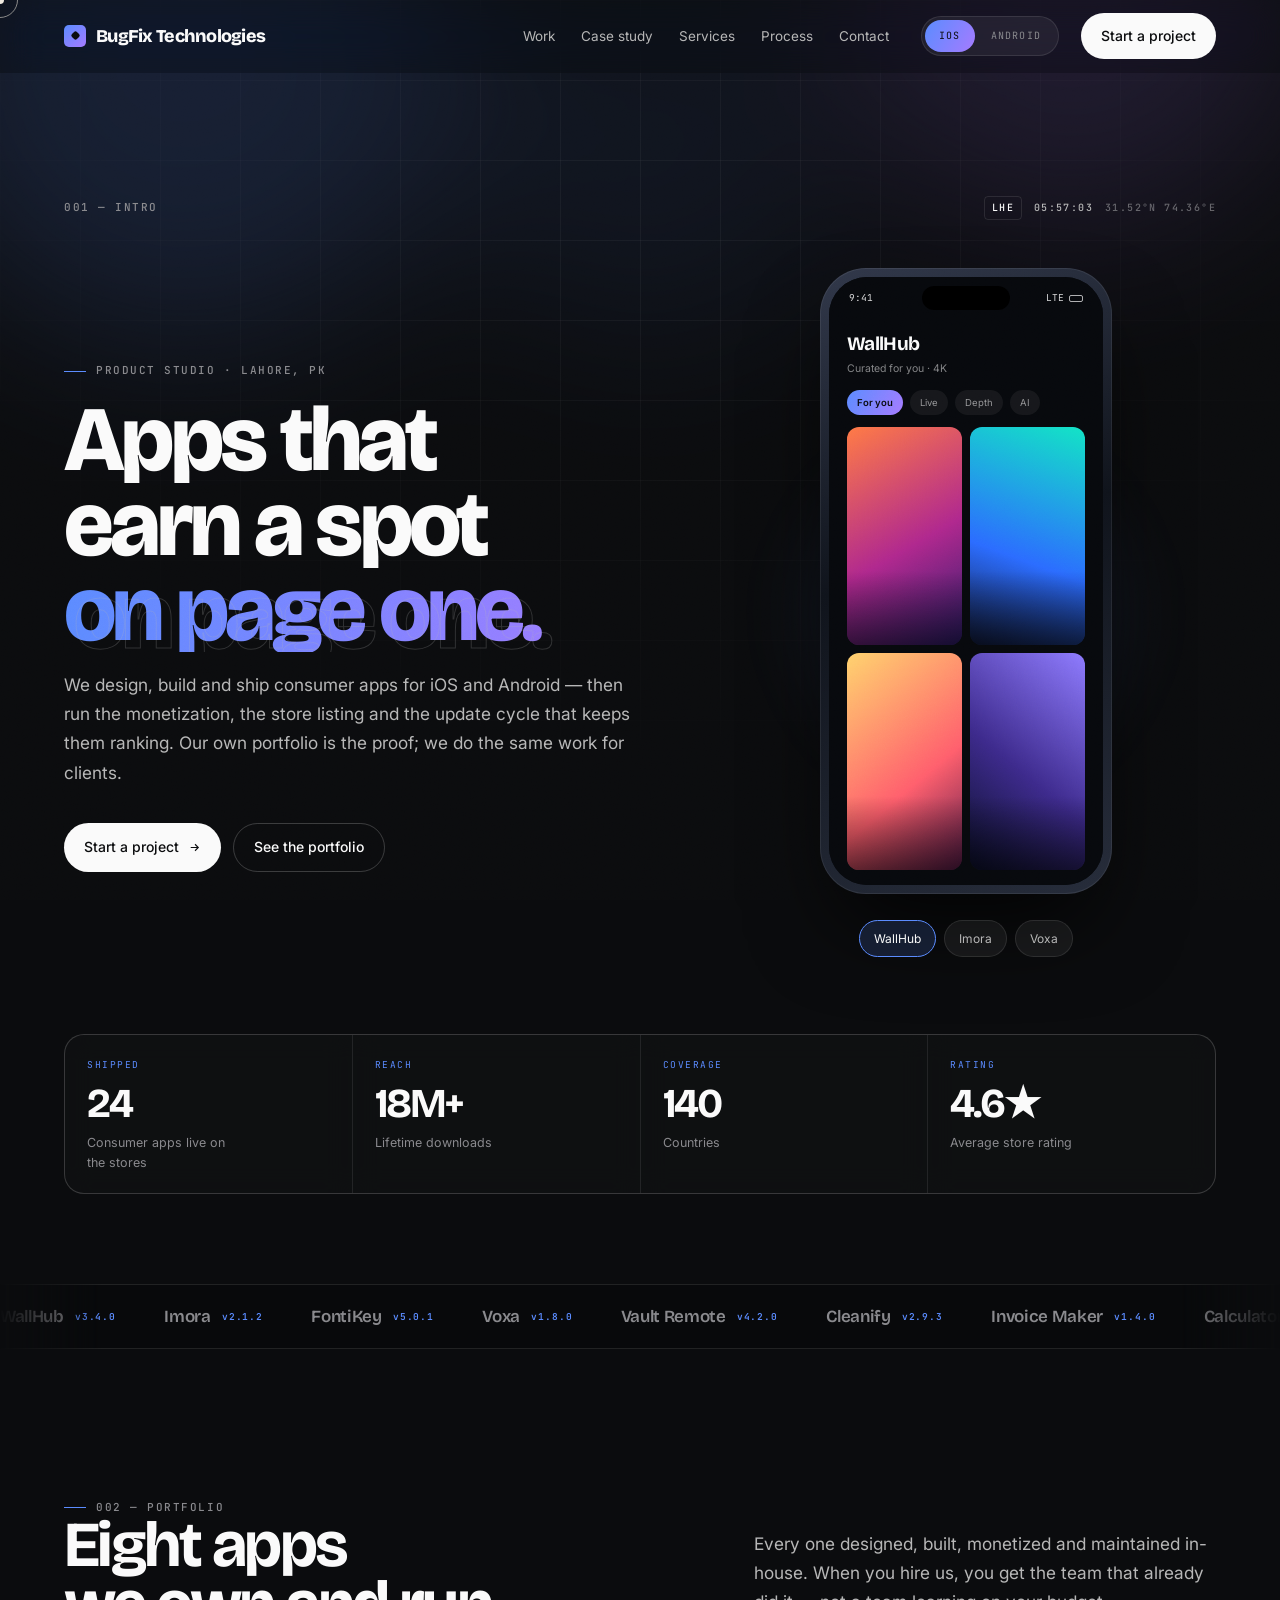
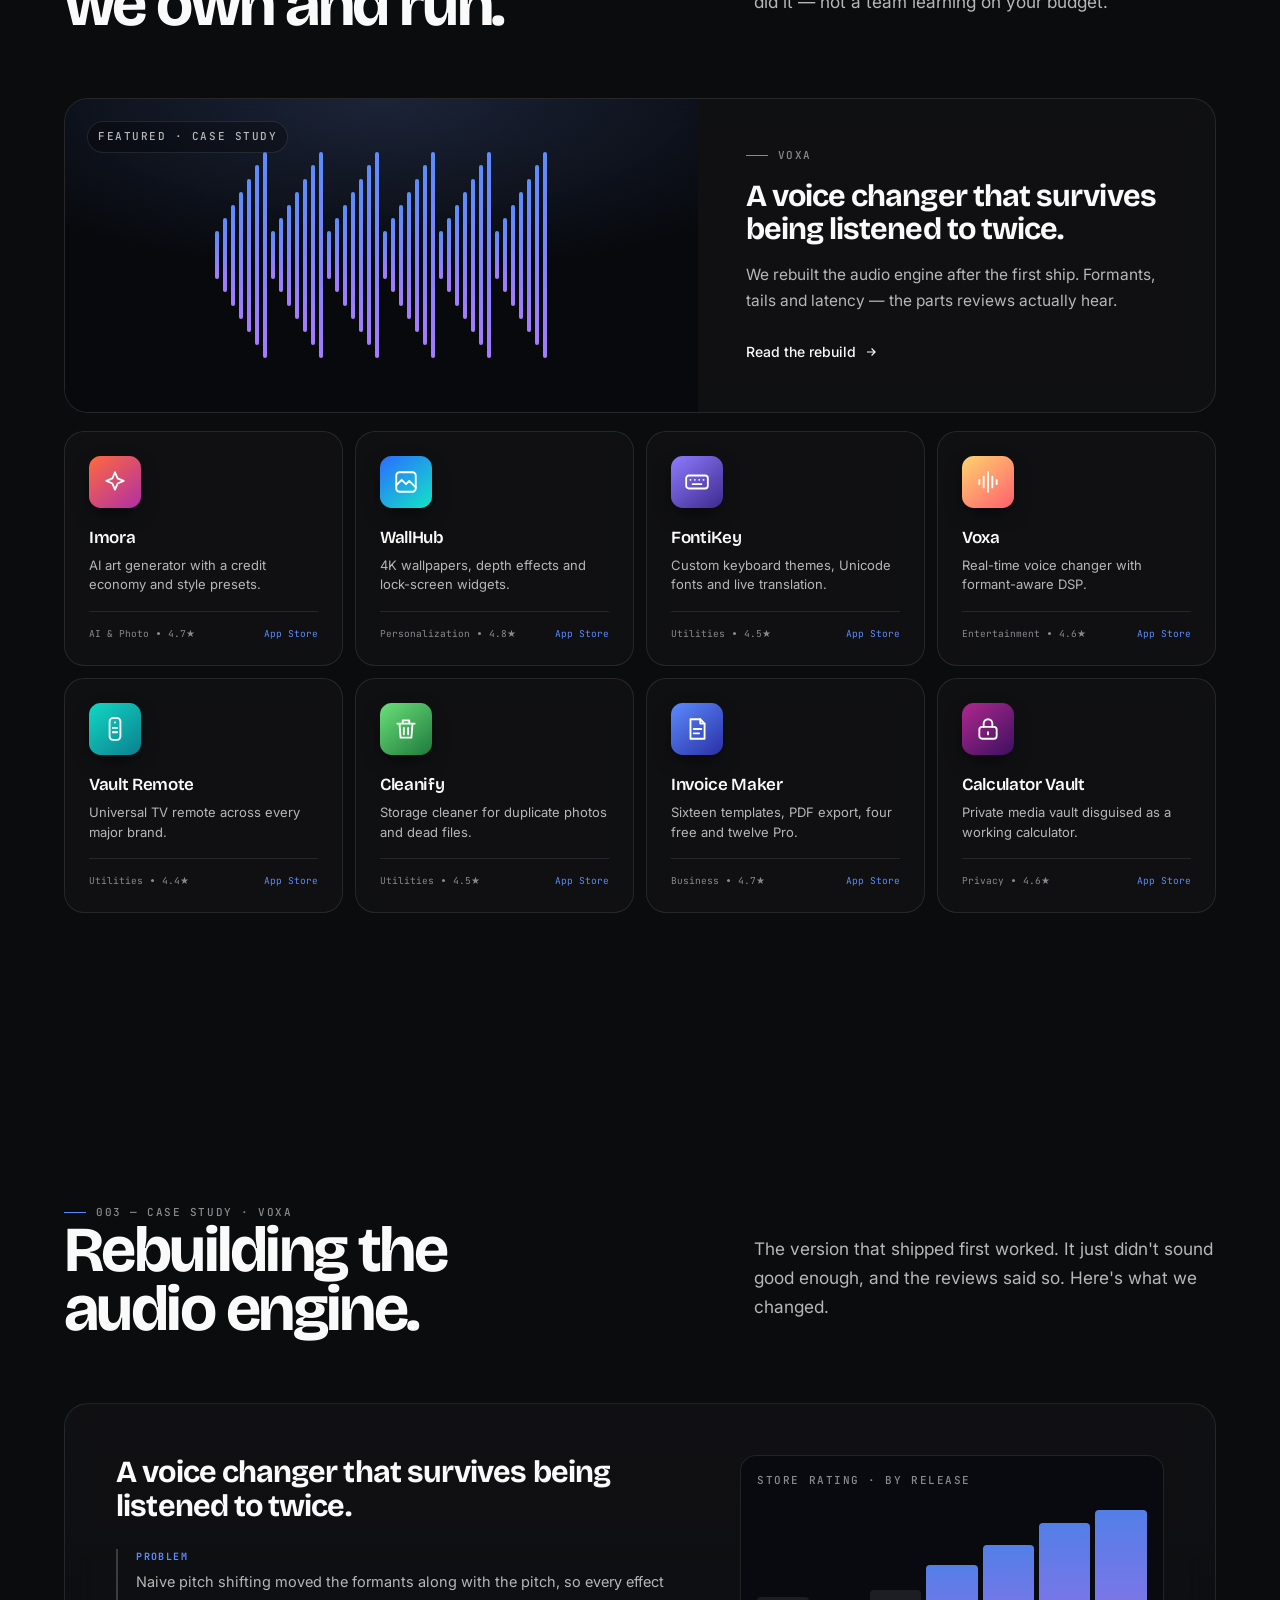
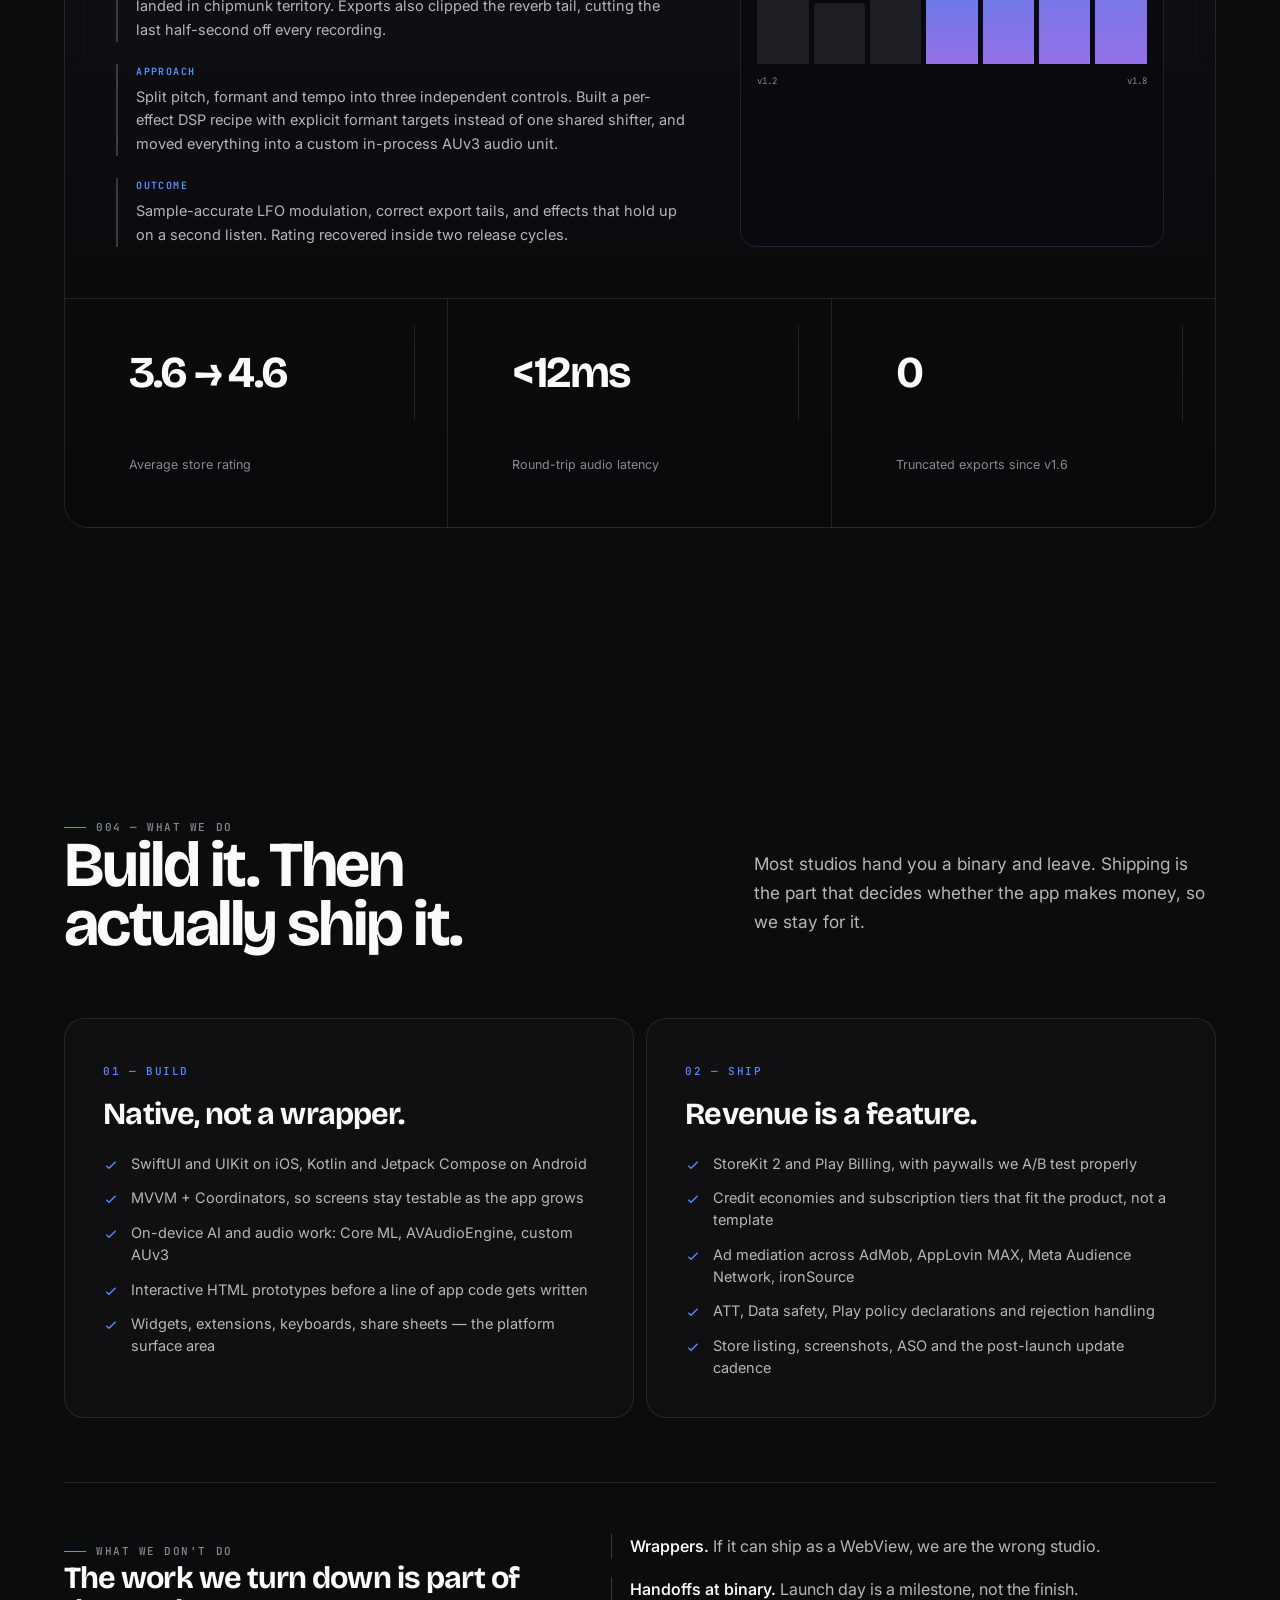
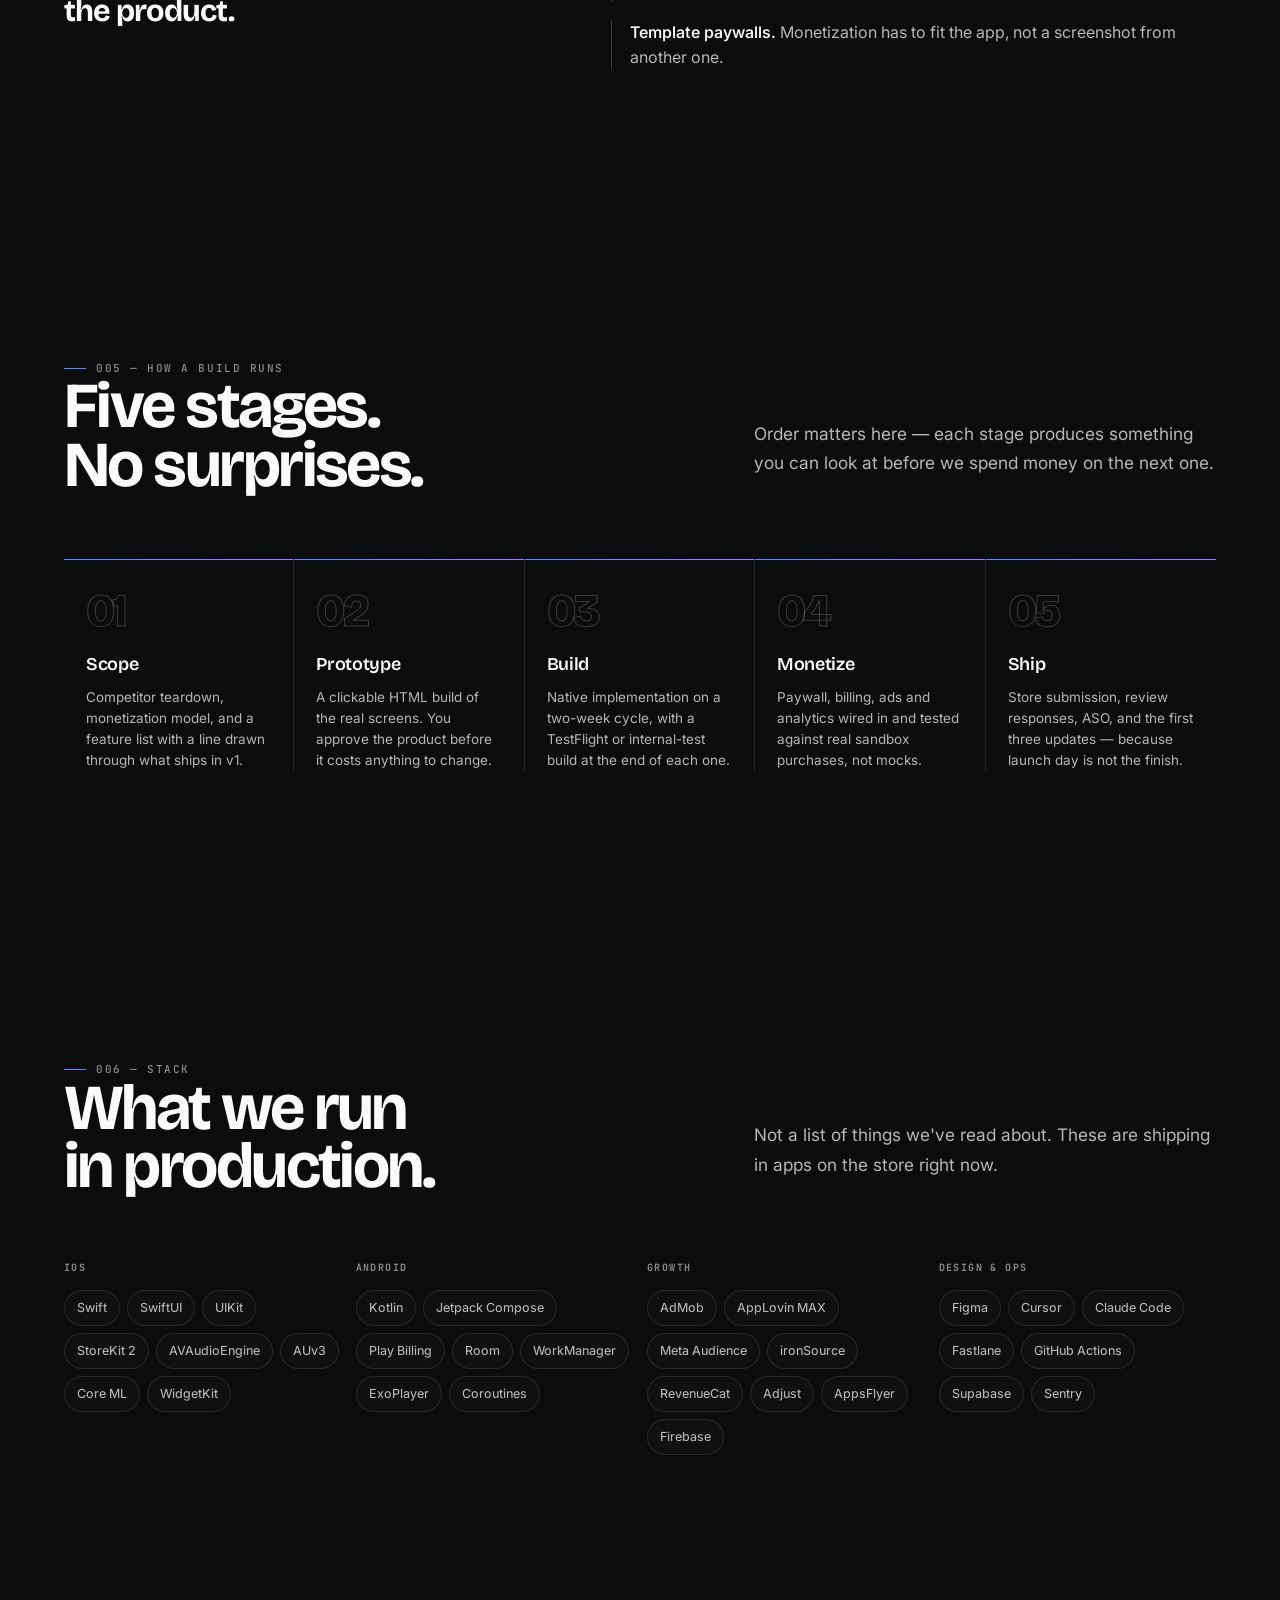
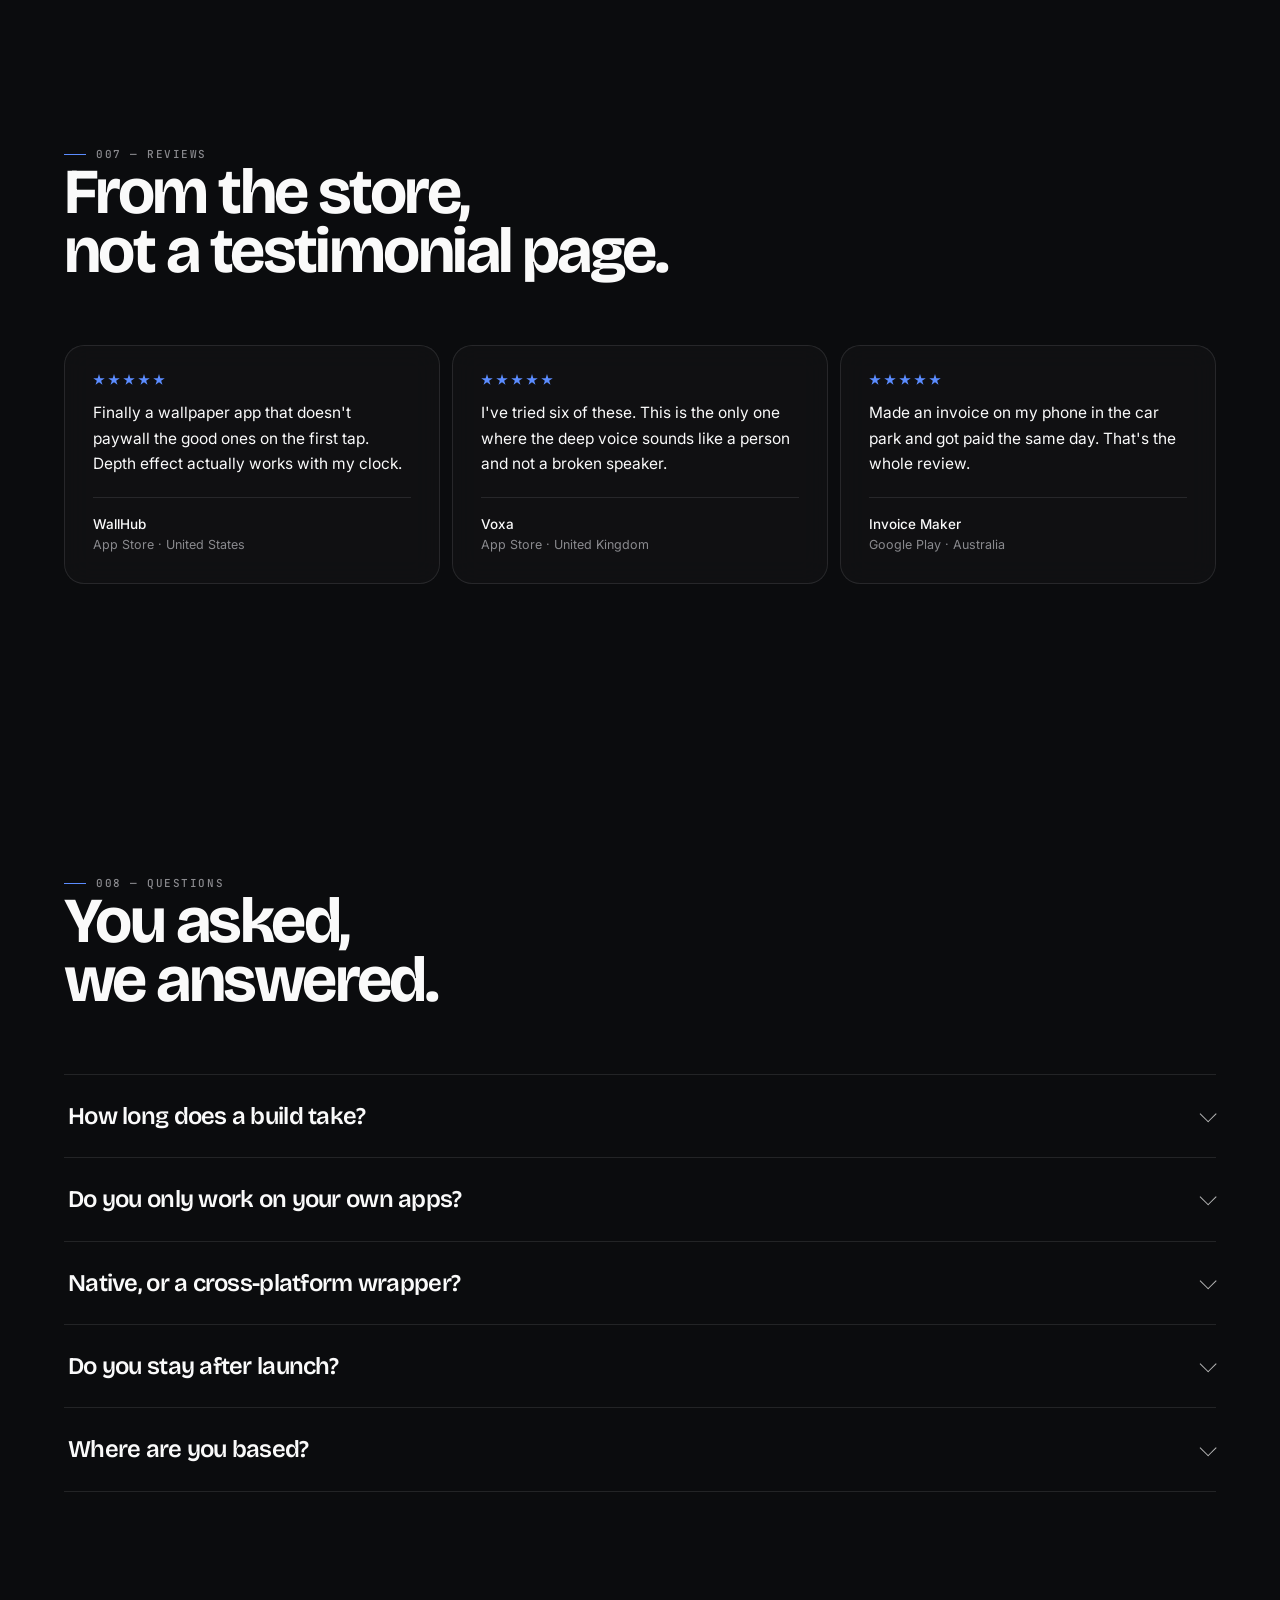
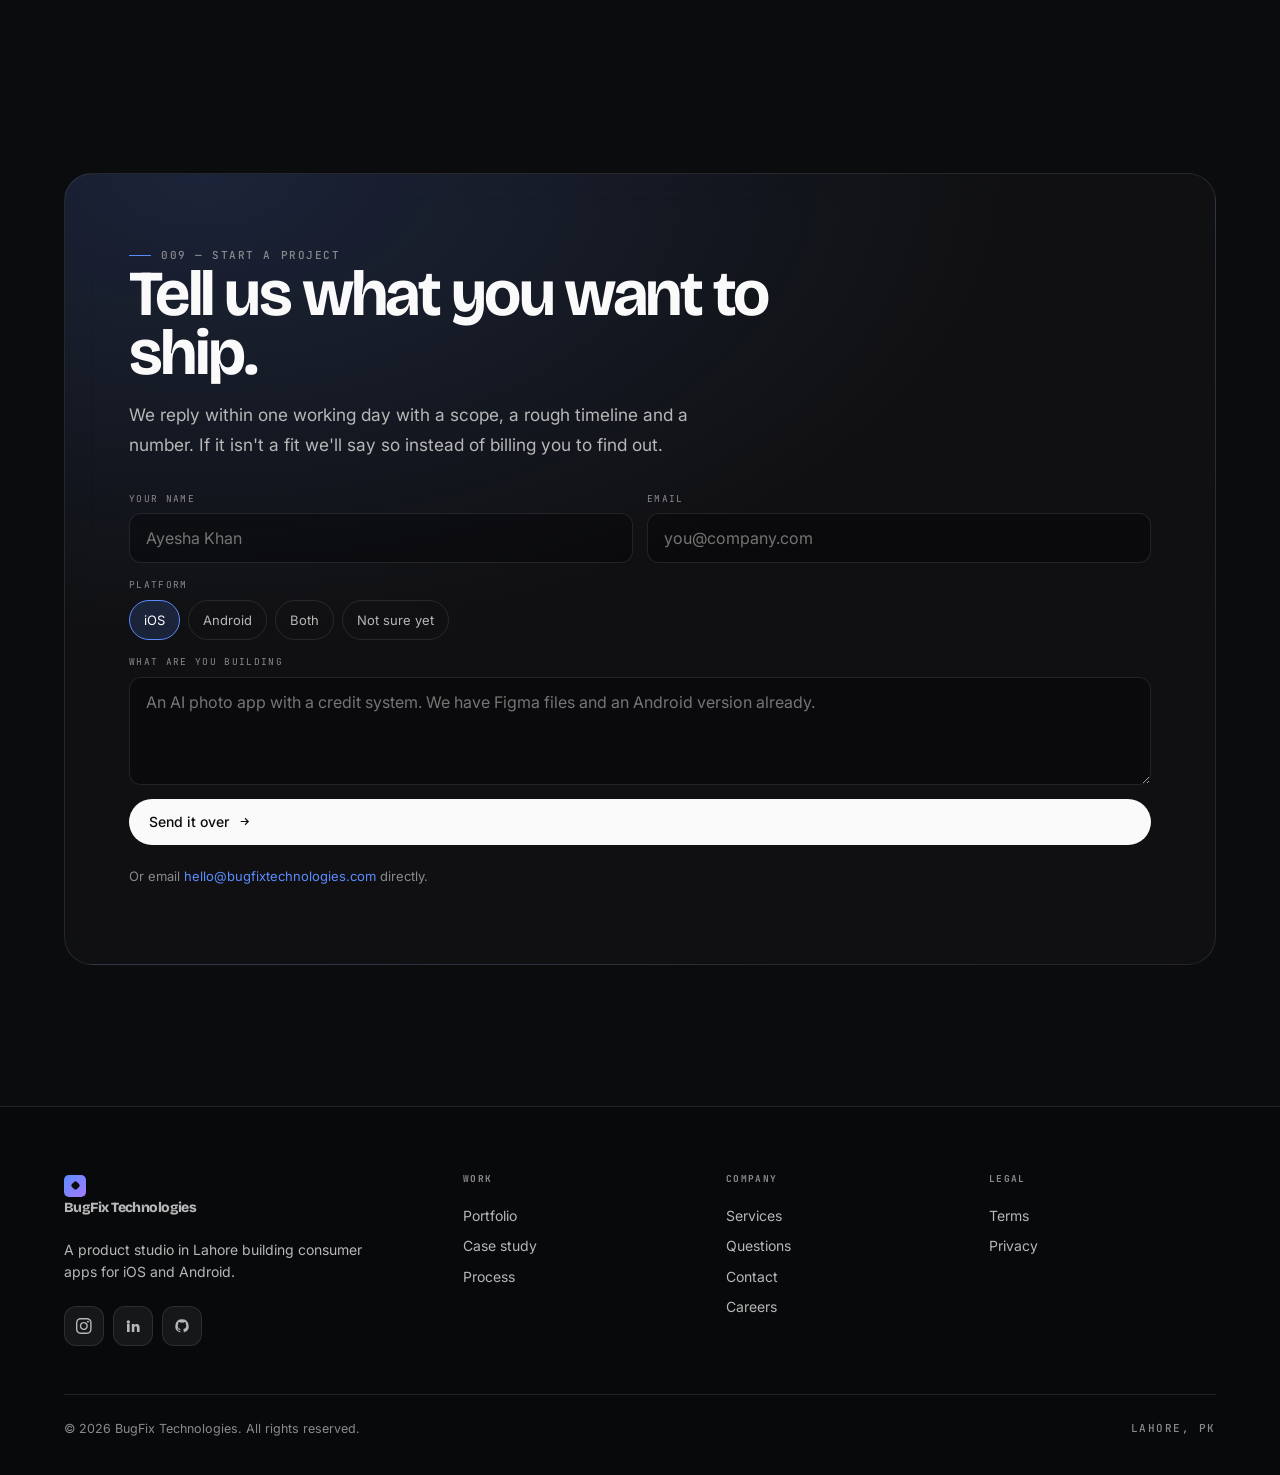
<file: bugfix-technologies-single-file.html>
<!DOCTYPE html>
<html lang="en">
<head>
<meta charset="utf-8">
<meta name="viewport" content="width=device-width, initial-scale=1">
<title>BugFix Technologies — Consumer iOS &amp; Android apps, shipped.</title>
<meta name="description" content="BugFix Technologies designs, builds and ships consumer iOS and Android apps — then runs the monetization, ASO and update cycle that keeps them ranking.">
<meta property="og:title" content="BugFix Technologies — Consumer iOS &amp; Android apps, shipped.">
<meta property="og:description" content="A product studio in Lahore building consumer apps for iOS and Android.">
<meta property="og:type" content="website">
<meta name="theme-color" content="#0B0C0E">
<link rel="icon" href="data:image/svg+xml,<svg xmlns='http://www.w3.org/2000/svg' viewBox='0 0 32 32'><rect width='32' height='32' rx='7' fill='%235B8CFF'/><rect x='11' y='11' width='10' height='10' rx='2' transform='rotate(45 16 16)' fill='%230B0C0E'/></svg>">
<link rel="preconnect" href="https://fonts.googleapis.com">
<link rel="preconnect" href="https://fonts.gstatic.com" crossorigin>
<link href="https://fonts.googleapis.com/css2?family=Bricolage+Grotesque:opsz,wght@12..96,400;12..96,500;12..96,600;12..96,700;12..96,800&family=Inter:wght@300;400;500;600;700&family=JetBrains+Mono:wght@400;500;600&display=swap" rel="stylesheet">
<style>
/* ══════════════════════════════════════════════
   BugFix Technologies — design tokens & stylesheet
   Edit points in HTML are marked  data-edit
   ══════════════════════════════════════════════ */

*,*::before,*::after{box-sizing:border-box}
html{-webkit-text-size-adjust:100%;scroll-behavior:smooth;scroll-padding-top:88px}
body{margin:0}

:root{
  --ink:#0B0C0E; --ink2:#08090B; --surf:rgba(18,18,22,.72); --surf2:rgba(24,26,32,.88);
  --line:rgba(183,183,183,.14); --line2:rgba(183,183,183,.28);
  --tx:#FAFAFA; --tx2:#B7B7B7; --tx3:#8A8A8E;
  --a1:#5B8CFF; --a2:#A57BFF; --a-soft:rgba(91,140,255,.16);
  --glass:rgba(255,255,255,.06); --glass2:rgba(255,255,255,.10);
  --blur:18px; --icon-r:22.5%;
  --dsp:"Bricolage Grotesque",-apple-system,BlinkMacSystemFont,sans-serif;
  --body:"Inter",-apple-system,BlinkMacSystemFont,sans-serif;
  --mono:"JetBrains Mono",ui-monospace,SFMono-Regular,monospace;
  --pad:clamp(20px,5vw,80px); --maxw:1320px;
  --ease:cubic-bezier(.22,1,.36,1);
  --space-xs:4px; --space-sm:8px; --space-md:16px; --space-lg:24px;
  --space-xl:32px; --space-2xl:48px; --space-3xl:64px;
  --header-h:72px;
}
html.plat-android{
  --a1:#FF9A3C; --a2:#FF5B6E; --a-soft:rgba(255,154,60,.16); --icon-r:50%;
}

body{background:var(--ink);color:var(--tx);font-family:var(--body);font-size:16px;
  line-height:1.6;font-weight:400;overflow-x:hidden;-webkit-font-smoothing:antialiased}
img{max-width:100%;display:block}
a,button,label,summary,input,textarea{cursor:pointer}
a{color:inherit;text-decoration:none}
button{font:inherit;color:inherit;background:none;border:0}
:focus-visible{outline:2px solid var(--a1);outline-offset:3px;border-radius:4px}
.skip{position:absolute;left:-9999px;top:0;z-index:400;padding:12px 18px;background:var(--tx);color:var(--ink);border-radius:0 0 10px 0}
.skip:focus{left:0}

/* ── grain + cursor + progress ── */
.grain{pointer-events:none;position:fixed;inset:0;z-index:120;opacity:.045;mix-blend-mode:overlay;
  background-image:url("data:image/svg+xml;utf8,<svg xmlns='http://www.w3.org/2000/svg' width='180' height='180'><filter id='n'><feTurbulence type='fractalNoise' baseFrequency='.85' numOctaves='2' stitchTiles='stitch'/></filter><rect width='100%' height='100%' filter='url(%23n)'/></svg>")}
.progress{position:fixed;top:0;left:0;right:0;height:2px;z-index:160;pointer-events:none}
.progress i{display:block;height:100%;width:0;background:linear-gradient(90deg,var(--a1),var(--a2));transition:width .12s linear}
.cur{display:none}
@media(pointer:fine) and (hover:hover){
  body.has-cur{cursor:none}
  body.has-cur a,body.has-cur button,body.has-cur label,body.has-cur summary,body.has-cur input,body.has-cur textarea{cursor:none}
  .cur{display:block;position:fixed;left:0;top:0;z-index:180;pointer-events:none;mix-blend-mode:difference}
  .cur i,.cur b{position:absolute;border-radius:50%;transform:translate(-50%,-50%)}
  .cur i{width:8px;height:8px;background:#fff}
  .cur b{width:36px;height:36px;border:1px solid rgba(255,255,255,.55);transition:width .25s var(--ease),height .25s var(--ease),opacity .25s}
  .cur.on b{width:56px;height:56px;opacity:.9}
}

/* ── type ── */
.dsp{font-family:var(--dsp);font-weight:700;letter-spacing:-.04em;line-height:.92}
h1.dsp{font-size:clamp(44px,7.2vw,96px);font-weight:800;margin:0}
h2.dsp{font-size:clamp(34px,5vw,72px);margin:0}
h3.dsp{font-size:clamp(22px,2.4vw,32px);letter-spacing:-.03em;line-height:1.1;margin:0}
.mono{font-family:var(--mono);font-size:11px;letter-spacing:.14em;text-transform:uppercase;font-weight:500}
.eyebrow{display:inline-flex;align-items:center;gap:10px;color:var(--tx3)}
.eyebrow::before{content:"";width:22px;height:1px;background:var(--a1)}
.lead{font-size:clamp(16px,1.35vw,19px);color:var(--tx2);max-width:52ch;line-height:1.7;font-weight:400}
.grad{background:linear-gradient(100deg,var(--a1),var(--a2));-webkit-background-clip:text;background-clip:text;color:transparent}

/* ── layout ── */
.wrap{max-width:var(--maxw);margin:0 auto;padding-left:var(--pad);padding-right:var(--pad)}
section{position:relative;padding-block:clamp(88px,11vw,168px)}
section[id]{scroll-margin-top:88px}
.sechead{display:flex;flex-wrap:wrap;gap:24px 64px;align-items:flex-end;justify-content:space-between;margin-bottom:clamp(40px,5vw,80px)}
.sechead .lead{max-width:42ch}

/* ── preloader ── */
#pre{position:fixed;inset:0;z-index:300;background:var(--ink);display:flex;flex-direction:column;
  align-items:center;justify-content:center;gap:18px;transition:opacity .7s var(--ease),visibility .7s}
#pre.done{opacity:0;visibility:hidden;pointer-events:none}
.pre-mark{font-family:var(--dsp);font-weight:800;font-size:clamp(18px,3vw,22px);letter-spacing:-.04em}
.pre-pct{font-family:var(--dsp);font-weight:800;font-size:clamp(64px,14vw,160px);letter-spacing:-.06em;line-height:.85;display:flex;align-items:flex-start}
.pre-pct em{font-style:normal;font-size:.38em;margin-top:.18em;color:var(--tx3)}
.pre-bar{width:min(280px,56vw);height:1px;background:rgba(255,255,255,.1);overflow:hidden}
.pre-bar i{display:block;height:100%;width:0;background:linear-gradient(90deg,var(--a1),var(--a2))}
.pre-sub{color:var(--tx3)}

/* ── nav ── */
header.nav{position:fixed;top:0;left:0;right:0;z-index:140;
  background:rgba(11,12,14,.42);backdrop-filter:blur(var(--blur)) saturate(160%);
  -webkit-backdrop-filter:blur(var(--blur)) saturate(160%);
  border-bottom:1px solid transparent;transition:border-color .35s,background .35s}
header.nav.stuck{background:rgba(11,12,14,.78);border-bottom-color:var(--line)}
.navin{max-width:var(--maxw);margin:0 auto;padding:0 var(--pad);height:var(--header-h);display:flex;align-items:center;gap:22px}
.brand{display:flex;align-items:center;gap:10px;font-family:var(--dsp);font-weight:800;font-size:clamp(14px,1.5vw,18px);letter-spacing:-.04em;white-space:nowrap}
.brand .glyph{width:22px;height:22px;border-radius:var(--icon-r);background:linear-gradient(140deg,var(--a1),var(--a2));
  display:grid;place-items:center;transition:border-radius .5s var(--ease);flex:0 0 auto}
.brand .glyph::after{content:"";width:7px;height:7px;border-radius:2px;background:var(--ink);transform:rotate(45deg)}
.navlinks{display:flex;gap:6px;margin-left:auto}
.navlinks a{position:relative;height:22px;overflow:hidden;display:block;font-size:13.5px;color:var(--tx2);padding:0 10px}
.navlinks a span{display:block;line-height:22px;transition:transform .4s var(--ease)}
.navlinks a span:last-child{color:var(--tx)}
.navlinks a:hover span{transform:translateY(-22px)}
.ptog{display:flex;align-items:center;gap:2px;padding:3px;border:1px solid var(--line);
  border-radius:999px;background:var(--glass);position:relative}
.ptog button{position:relative;z-index:2;padding:7px 14px;border-radius:999px;font-family:var(--mono);
  font-size:10px;letter-spacing:.12em;text-transform:uppercase;color:var(--tx3);transition:color .3s;min-height:32px}
.ptog button[aria-pressed="true"]{color:var(--ink)}
.ptog .pill{position:absolute;z-index:1;top:3px;bottom:3px;border-radius:999px;
  background:linear-gradient(120deg,var(--a1),var(--a2));transition:transform .5s var(--ease),width .5s var(--ease)}

.mag{transition:transform .45s var(--ease),box-shadow .3s,background .25s,border-color .25s}
.cta{display:inline-flex;align-items:center;gap:9px;padding:12px 20px;border-radius:999px;font-size:14px;
  font-weight:500;background:var(--tx);color:var(--ink);transition:box-shadow .3s,background .25s,transform .45s var(--ease)}
.cta:hover{box-shadow:0 12px 32px rgba(0,0,0,.45)}
.cta.ghost{background:transparent;color:var(--tx);border:1px solid var(--line2)}
.cta.ghost:hover{border-color:var(--tx2);box-shadow:none;background:var(--glass)}
.cta svg{width:13px;height:13px;fill:none;stroke:currentColor;stroke-width:2}
.cta[disabled],.cta[aria-busy="true"]{opacity:.55;pointer-events:none}

.burger{display:none;width:44px;height:44px;place-items:center;position:relative;margin-left:4px}
.burger span{position:absolute;width:18px;height:1.5px;background:var(--tx);transition:transform .4s var(--ease),opacity .3s}
.burger span:first-child{transform:translateY(-4px)}
.burger span:last-child{transform:translateY(4px)}
.burger[aria-expanded="true"] span:first-child{transform:rotate(45deg)}
.burger[aria-expanded="true"] span:last-child{transform:rotate(-45deg)}

.menu{position:fixed;inset:0;z-index:130;display:flex;flex-direction:column;justify-content:center;
  padding:calc(var(--header-h) + 32px) var(--pad) 40px;background:rgba(8,9,11,.92);
  backdrop-filter:blur(24px) saturate(140%);-webkit-backdrop-filter:blur(24px) saturate(140%)}
.menu[hidden]{display:none}
.menu-nav{display:grid;gap:6px}
.menu-nav a{font-family:var(--dsp);font-size:clamp(36px,9vw,56px);font-weight:700;letter-spacing:-.04em;
  display:flex;align-items:baseline;gap:18px;line-height:1.05}
.menu-nav a span{font-family:var(--mono);font-size:12px;letter-spacing:.16em;color:var(--a1);font-weight:500}
.menu-foot{display:flex;flex-wrap:wrap;gap:18px;align-items:center;justify-content:space-between;margin-top:48px;padding-top:24px;border-top:1px solid var(--line)}

/* ── hero ── */
.hero{padding-top:clamp(128px,16vw,196px);padding-bottom:clamp(56px,7vw,96px);overflow:hidden}
.herometa{position:relative;z-index:2;display:flex;flex-wrap:wrap;align-items:center;justify-content:space-between;gap:12px;margin-bottom:clamp(28px,4vw,48px)}
.chap{color:var(--tx3)}
.live{display:flex;align-items:center;gap:12px;color:var(--tx3);font-size:10px}
.live .city{color:var(--tx);padding:3px 7px;border:1px solid var(--line);border-radius:4px;letter-spacing:.12em}
.live time{font-variant-numeric:tabular-nums;color:var(--tx2)}
.coords{opacity:.7}
.aurora{position:absolute;inset:-20% -10% auto;height:820px;pointer-events:none;z-index:0;filter:blur(90px);opacity:.48}
.aurora i{position:absolute;border-radius:50%;display:block;transition:background 1s var(--ease)}
.aurora i:nth-child(1){width:44vw;height:44vw;left:2%;top:4%;background:var(--a1);opacity:.32}
.aurora i:nth-child(2){width:38vw;height:38vw;right:6%;top:0;background:var(--a2);opacity:.28}
.aurora i:nth-child(3){width:30vw;height:30vw;left:38%;top:26%;background:var(--a1);opacity:.16}
.grid-bg{position:absolute;inset:0;z-index:0;pointer-events:none;opacity:.45;
  background-image:linear-gradient(var(--line) 1px,transparent 1px),linear-gradient(90deg,var(--line) 1px,transparent 1px);
  background-size:80px 80px;
  -webkit-mask-image:radial-gradient(ellipse 80% 60% at 50% 18%,#000 10%,transparent 72%);
  mask-image:radial-gradient(ellipse 80% 60% at 50% 18%,#000 10%,transparent 72%)}
.heroin{position:relative;z-index:2;display:grid;grid-template-columns:1.08fr .92fr;gap:clamp(32px,5vw,80px);align-items:center}
h1.dsp{margin-top:18px}
h1.dsp span.line{display:block;overflow:hidden}
h1.dsp span.line b{display:block;font-weight:inherit;transform:translateY(105%);animation:rise 1s var(--ease) forwards}
h1.dsp span.line:nth-child(2) b{animation-delay:.09s}
h1.dsp span.line:nth-child(3) b{animation-delay:.18s}
.line-ghost{position:relative}
.line-ghost i{position:absolute;left:0;top:0;font-style:normal;font-weight:800;letter-spacing:-.04em;
  color:transparent;-webkit-text-stroke:1px rgba(183,183,183,.22);transform:translate(10px,8px);pointer-events:none}
@keyframes rise{to{transform:translateY(0)}}
.herocta{display:flex;flex-wrap:wrap;gap:12px;margin-top:36px}

.stats{display:grid;grid-template-columns:repeat(4,1fr);gap:1px;background:var(--line);border:1px solid var(--line);
  border-radius:20px;overflow:hidden;margin-top:clamp(52px,6vw,80px);position:relative;z-index:2}
.stats>div{background:rgba(8,9,11,.72);backdrop-filter:blur(12px);-webkit-backdrop-filter:blur(12px);padding:22px 22px 20px}
.stats .k{font-family:var(--mono);font-size:9.5px;letter-spacing:.16em;text-transform:uppercase;color:var(--a1);margin-bottom:12px}
.stats .n{font-family:var(--dsp);font-size:clamp(28px,3.2vw,42px);font-weight:700;letter-spacing:-.045em;line-height:1}
.stats .l{color:var(--tx3);margin-top:8px;font-size:12.5px;max-width:18ch}

/* ── device ── */
.stage{position:relative;display:grid;place-items:center;min-height:560px}
.glow{position:absolute;width:88%;aspect-ratio:1;border-radius:50%;
  background:radial-gradient(circle,var(--a-soft),transparent 66%);filter:blur(20px)}
.phone{position:relative;width:min(292px,72vw);aspect-ratio:9/19.3;border-radius:46px;padding:9px;
  background:linear-gradient(160deg,#31384a,#0F131B 45%,#262C3A);
  box-shadow:0 44px 90px -22px rgba(0,0,0,.85),0 0 0 1px rgba(255,255,255,.07) inset;
  transition:border-radius .55s var(--ease)}
html.plat-android .phone{border-radius:32px}
.screen{position:relative;height:100%;border-radius:38px;overflow:hidden;background:#080A0F;transition:border-radius .55s var(--ease)}
html.plat-android .screen{border-radius:24px}
.notch{position:absolute;top:9px;left:50%;transform:translateX(-50%);width:88px;height:24px;border-radius:999px;
  background:#000;z-index:6;transition:width .5s var(--ease),height .5s var(--ease),top .5s var(--ease)}
html.plat-android .notch{width:11px;height:11px;top:11px}
.sbar{position:absolute;top:0;left:0;right:0;height:42px;display:flex;align-items:center;justify-content:space-between;
  padding:0 20px;font-family:var(--mono);font-size:9.5px;color:#fff;opacity:.85;z-index:5}
.sbar .r{display:flex;gap:5px;align-items:center}
.sbar .r i{display:block;width:14px;height:7px;border:1px solid #fff;border-radius:2px;opacity:.8}
.appview{position:absolute;inset:0;opacity:0;transform:scale(1.03);pointer-events:none;
  transition:opacity .5s var(--ease),transform .6s var(--ease)}
.appview.on{opacity:1;transform:none}
.av-head{padding:52px 18px 12px}
.av-title{font-family:var(--dsp);font-weight:700;font-size:19px;letter-spacing:-.03em}
.av-sub{font-size:10.5px;color:rgba(255,255,255,.5);margin-top:2px}

.wh{background:#07090D}
.wh .tabs{display:flex;gap:7px;padding:0 18px 12px}
.wh .tabs span{font-size:9.5px;padding:5px 10px;border-radius:999px;background:rgba(255,255,255,.06);color:rgba(255,255,255,.55)}
.wh .tabs span.act{background:linear-gradient(120deg,var(--a1),var(--a2));color:#0A0C11;font-weight:600}
.wh .grid{display:grid;grid-template-columns:repeat(2,1fr);gap:8px;padding:0 18px}
.wh .grid i{display:block;aspect-ratio:9/17;border-radius:12px;position:relative;overflow:hidden}
.wh .grid i::after{content:"";position:absolute;inset:auto 0 0;height:34%;background:linear-gradient(transparent,rgba(0,0,0,.55))}
.w1{background:linear-gradient(150deg,#FF7A45,#B0288E 55%,#2B1B6B)}
.w2{background:linear-gradient(200deg,#12E4C6,#2B6CFF 60%,#101A3C)}
.w3{background:linear-gradient(140deg,#FFD36E,#FF5F6D 60%,#5A1B4A)}
.w4{background:linear-gradient(220deg,#8E7BFF,#3D2A8C 55%,#0B0F2B)}

.im{background:#07090D}
.im .canvas{margin:0 18px;aspect-ratio:1;border-radius:16px;position:relative;overflow:hidden;
  background:conic-gradient(from 200deg at 40% 35%,#FF6A3D,#B02FA5,#3F6BFF,#12D8C4,#FF6A3D)}
.im .canvas::after{content:"";position:absolute;inset:0;backdrop-filter:blur(14px);-webkit-backdrop-filter:blur(14px);
  -webkit-mask-image:radial-gradient(circle at 60% 70%,#000 8%,transparent 62%);
  mask-image:radial-gradient(circle at 60% 70%,#000 8%,transparent 62%)}
.im .prompt{margin:12px 18px 0;padding:10px 12px;border-radius:12px;background:rgba(255,255,255,.05);
  border:1px solid rgba(255,255,255,.09);font-size:10px;color:rgba(255,255,255,.66);line-height:1.45}
.im .chips{display:flex;gap:6px;padding:10px 18px;flex-wrap:wrap}
.im .chips b{font-weight:500;font-size:9px;padding:5px 9px;border-radius:999px;background:rgba(255,255,255,.06);color:rgba(255,255,255,.55)}
.im .gen{margin:6px 18px 0;height:38px;border-radius:12px;background:linear-gradient(120deg,var(--a1),var(--a2));
  display:grid;place-items:center;font-size:11px;font-weight:600;color:#0A0C11}

.vx{background:radial-gradient(120% 70% at 50% 0%,var(--a-soft),#07090D 62%)}
.vx .wave{display:flex;align-items:center;justify-content:center;gap:3px;height:120px;margin:6px 16px 0}
.vx .wave i{width:3px;border-radius:3px;background:linear-gradient(var(--a1),var(--a2));
  animation:bounce 1.15s var(--ease) infinite alternate}
@keyframes bounce{from{height:8%}to{height:100%}}
.vx .fx{display:grid;grid-template-columns:repeat(3,1fr);gap:7px;padding:14px 18px 0}
.vx .fx b{font-weight:500;font-size:9px;text-align:center;padding:11px 4px;border-radius:11px;
  background:rgba(255,255,255,.05);border:1px solid rgba(255,255,255,.07);color:rgba(255,255,255,.6)}
.vx .fx b.act{background:var(--a-soft);border-color:var(--a1);color:#fff}
.vx .rec{margin:16px auto 0;width:54px;height:54px;border-radius:50%;display:grid;place-items:center;
  background:linear-gradient(140deg,var(--a1),var(--a2));box-shadow:0 0 0 6px rgba(255,255,255,.05)}
.vx .rec::after{content:"";width:16px;height:16px;border-radius:4px;background:#0A0C11}
.swatch{display:flex;gap:8px;justify-content:center;margin-top:26px;position:relative;z-index:3;flex-wrap:wrap}
.swatch button{padding:8px 14px;min-height:36px;border-radius:999px;border:1px solid var(--line);font-size:12px;color:var(--tx2);transition:.25s;background:var(--glass)}
.swatch button[aria-pressed="true"]{border-color:var(--a1);color:var(--tx);background:var(--a-soft)}

/* ── ticker ── */
.ticker{border-block:1px solid var(--line);overflow:hidden;padding:18px 0;background:var(--ink2);
  -webkit-mask-image:linear-gradient(90deg,transparent,#000 8%,#000 92%,transparent);
  mask-image:linear-gradient(90deg,transparent,#000 8%,#000 92%,transparent)}
.tick{display:flex;gap:48px;width:max-content;animation:slide 34s linear infinite}
.ticker:hover .tick{animation-play-state:paused}
.tick span{display:flex;align-items:center;gap:11px;font-family:var(--dsp);font-size:17px;font-weight:600;
  letter-spacing:-.02em;color:var(--tx3);white-space:nowrap}
.tick span em{font-family:var(--mono);font-size:9.5px;font-style:normal;color:var(--a1);letter-spacing:.1em}
@keyframes slide{to{transform:translateX(-50%)}}

/* ── featured ── */
.feat{display:grid;grid-template-columns:1.1fr .9fr;gap:0;border:1px solid var(--line);border-radius:24px;
  overflow:hidden;margin-bottom:18px;background:var(--surf);backdrop-filter:blur(16px);-webkit-backdrop-filter:blur(16px);
  transition:border-color .35s}
.feat:hover{border-color:var(--line2)}
.featvis{position:relative;min-height:280px;background:radial-gradient(120% 90% at 50% 0%,var(--a-soft),#07090D 62%);padding:24px}
.featwave{display:flex;align-items:center;justify-content:center;gap:4px;height:100%;min-height:220px}
.featwave i{width:4px;border-radius:4px;background:linear-gradient(var(--a1),var(--a2));
  animation:bounce 1.1s var(--ease) infinite alternate}
.featbadge{position:absolute;top:22px;left:22px;color:var(--tx2);padding:6px 10px;border:1px solid var(--line);border-radius:999px;background:rgba(0,0,0,.28)}
.featcopy{padding:clamp(28px,4vw,48px);display:flex;flex-direction:column;justify-content:center}
.featcopy .eyebrow{margin-bottom:14px}
.featcopy p{margin:16px 0 0;color:var(--tx2);font-size:15.5px;line-height:1.65;max-width:42ch}
.featlink{margin-top:28px;display:inline-flex;align-items:center;gap:8px;font-size:14px;color:var(--tx);font-weight:500}
.featlink svg{width:14px;height:14px;fill:none;stroke:currentColor;stroke-width:2}

/* ── app cards ── */
.apps{display:grid;grid-template-columns:repeat(4,1fr);gap:12px}
.app{position:relative;padding:24px;border:1px solid var(--line);border-radius:20px;background:var(--surf);
  backdrop-filter:blur(14px);-webkit-backdrop-filter:blur(14px);
  overflow:hidden;transition:transform .45s var(--ease),border-color .35s,background .35s}
.app::before{content:"";position:absolute;inset:0;opacity:0;transition:opacity .4s;
  background:radial-gradient(420px circle at var(--mx,50%) var(--my,0%),var(--a-soft),transparent 68%)}
.app:hover{transform:translateY(-4px);border-color:var(--line2);background:var(--surf2)}
.app:hover::before{opacity:1}
.app>*{position:relative;z-index:2}
.icon{width:52px;height:52px;border-radius:var(--icon-r);display:grid;place-items:center;margin-bottom:16px;
  box-shadow:0 8px 22px -8px rgba(0,0,0,.8);transition:border-radius .5s var(--ease)}
.icon svg{width:26px;height:26px;fill:none;stroke:#fff;stroke-width:1.7;stroke-linecap:round;stroke-linejoin:round}
.app h3{font-family:var(--dsp);font-size:17px;font-weight:600;letter-spacing:-.02em;margin:0}
.app p{margin:5px 0 0;font-size:13px;color:var(--tx2);line-height:1.5}
.app .meta{display:flex;align-items:center;gap:8px;margin-top:16px;padding-top:14px;border-top:1px solid var(--line);
  font-family:var(--mono);font-size:9.5px;color:var(--tx3)}
.app .meta .dot{width:3px;height:3px;border-radius:50%;background:var(--tx3)}
.app .meta .plat{margin-left:auto;color:var(--a1)}

/* ── case study ── */
.case{border:1px solid var(--line);border-radius:24px;background:linear-gradient(180deg,rgba(18,18,22,.8),rgba(8,9,11,.9));
  backdrop-filter:blur(16px);-webkit-backdrop-filter:blur(16px);overflow:hidden}
.casetop{display:grid;grid-template-columns:1.15fr .85fr;gap:clamp(28px,4vw,56px);padding:clamp(28px,4vw,52px)}
.paw{display:grid;gap:22px;margin-top:26px}
.paw div{padding-left:18px;border-left:2px solid var(--line2)}
.paw h4{margin:0 0 5px;font-family:var(--mono);font-size:10px;letter-spacing:.14em;text-transform:uppercase;color:var(--a1)}
.paw p{margin:0;font-size:14.5px;color:var(--tx2);line-height:1.65}
.results{display:grid;grid-template-columns:repeat(3,1fr);border-top:1px solid var(--line)}
.results div{padding:26px clamp(18px,3vw,32px);border-right:1px solid var(--line)}
.results div:last-child{border-right:0}
.results .n{font-family:var(--dsp);font-size:clamp(28px,3.6vw,44px);font-weight:700;letter-spacing:-.04em;line-height:1}
.results .l{font-size:12.5px;color:var(--tx3);margin-top:8px}
.shot{border-radius:16px;border:1px solid var(--line);background:#080A0F;padding:16px;position:relative;overflow:hidden}
.shot .bars{display:flex;align-items:flex-end;gap:5px;height:160px;margin-top:14px}
.shot .bars i{flex:1;border-radius:4px 4px 0 0;background:linear-gradient(var(--a1),var(--a2));opacity:.9}
.shot .bars i.b{background:rgba(255,255,255,.09)}
.shot .lbl{display:flex;justify-content:space-between;font-family:var(--mono);font-size:9px;color:var(--tx3);margin-top:10px}

/* ── capability panes ── */
.duo{display:grid;grid-template-columns:1fr 1fr;gap:12px}
.pane{border:1px solid var(--line);border-radius:20px;padding:clamp(24px,3vw,40px);background:var(--surf);
  backdrop-filter:blur(14px);-webkit-backdrop-filter:blur(14px)}
.pane h3{margin-top:14px}
.pane ul{list-style:none;margin:22px 0 0;padding:0;display:grid;gap:13px}
.pane li{display:flex;gap:12px;font-size:14.5px;color:var(--tx2);line-height:1.5}
.pane li svg{flex:0 0 16px;width:16px;height:16px;margin-top:4px;stroke:var(--a1);fill:none;stroke-width:2}

.donts{display:grid;grid-template-columns:.9fr 1.1fr;gap:clamp(24px,4vw,64px);margin-top:clamp(40px,5vw,72px);
  padding-top:clamp(36px,4vw,56px);border-top:1px solid var(--line);align-items:start}
.donts ul{list-style:none;margin:0;padding:0;display:grid;gap:18px}
.donts li{font-size:16px;color:var(--tx2);line-height:1.55;padding-left:18px;border-left:1px solid var(--line2)}
.donts li b{color:var(--tx);font-weight:550}

/* ── process ── */
.steps{display:grid;grid-template-columns:repeat(5,1fr);border-top:1px solid var(--line)}
.step{padding:28px 22px 0;border-right:1px solid var(--line);position:relative}
.step:last-child{border-right:0}
.step::before{content:"";position:absolute;top:-1px;left:0;width:0;height:1px;
  background:linear-gradient(90deg,var(--a1),var(--a2));transition:width .8s var(--ease)}
.step.in::before{width:100%}
.step .num{font-family:var(--dsp);font-size:clamp(36px,3.6vw,52px);font-weight:800;letter-spacing:-.06em;
  color:transparent;-webkit-text-stroke:1px rgba(183,183,183,.28);line-height:1;display:block}
.step h4{font-family:var(--dsp);font-size:18px;font-weight:600;letter-spacing:-.02em;margin:16px 0 8px}
.step p{margin:0;font-size:13.5px;color:var(--tx2);line-height:1.55}

/* ── stack ── */
.stackgrid{display:grid;grid-template-columns:repeat(4,1fr);gap:14px}
.sgroup h4{font-family:var(--mono);font-size:10px;letter-spacing:.14em;text-transform:uppercase;color:var(--tx3);margin:0 0 14px}
.chips{display:flex;flex-wrap:wrap;gap:7px}
.chips b{font-weight:450;font-size:12.5px;padding:7px 12px;border-radius:999px;border:1px solid var(--line);
  background:var(--surf);color:var(--tx2);transition:.25s}
.chips b:hover{border-color:var(--a1);color:var(--tx);background:var(--a-soft)}

/* ── quotes ── */
.quotes{display:grid;grid-template-columns:repeat(3,1fr);gap:12px}
.quote{border:1px solid var(--line);border-radius:20px;padding:28px;background:var(--surf);
  backdrop-filter:blur(14px);-webkit-backdrop-filter:blur(14px)}
.quote p{margin:0;font-size:15.5px;line-height:1.65}
.quote .who{margin-top:20px;padding-top:16px;border-top:1px solid var(--line);font-size:12.5px;color:var(--tx3)}
.quote .who b{display:block;color:var(--tx);font-weight:500;font-size:13.5px}
.stars{display:flex;gap:3px;margin-bottom:14px}
.stars i{width:12px;height:12px;background:var(--a1);
  clip-path:polygon(50% 0,61% 35%,98% 35%,68% 57%,79% 91%,50% 70%,21% 91%,32% 57%,2% 35%,39% 35%)}

/* ── faq ── */
.faqs{display:grid;border-top:1px solid var(--line)}
.faq{border-bottom:1px solid var(--line)}
.faq summary{list-style:none;display:flex;align-items:center;justify-content:space-between;gap:18px;
  padding:22px 4px;font-family:var(--dsp);font-size:clamp(18px,2vw,24px);font-weight:600;letter-spacing:-.03em}
.faq summary::-webkit-details-marker{display:none}
.faq summary::after{content:"";width:12px;height:12px;flex:0 0 12px;border-right:1.5px solid var(--tx2);border-bottom:1.5px solid var(--tx2);
  transform:rotate(45deg) translateY(-3px);transition:transform .3s var(--ease)}
.faq[open] summary::after{transform:rotate(225deg) translateY(-3px)}
.faq p{margin:0 0 22px;max-width:62ch;color:var(--tx2);font-size:15.5px;line-height:1.7}

/* ── contact ── */
.contact{border:1px solid var(--line);border-radius:28px;padding:clamp(32px,5vw,72px);position:relative;overflow:hidden;
  background:radial-gradient(120% 100% at 12% 0%,var(--a-soft),transparent 58%),var(--surf);
  backdrop-filter:blur(18px);-webkit-backdrop-filter:blur(18px)}
.contact .lead{margin-top:18px}
.form{display:grid;grid-template-columns:1fr 1fr;gap:14px;margin-top:32px}
.field{display:flex;flex-direction:column;gap:7px}
.field.full{grid-column:1/-1}
.field label{font-family:var(--mono);font-size:9.5px;letter-spacing:.14em;text-transform:uppercase;color:var(--tx3)}
.field input,.field textarea{background:rgba(0,0,0,.32);border:1px solid var(--line);border-radius:12px;
  padding:14px 16px;color:var(--tx);font-family:var(--body);font-size:16px;transition:border-color .25s,box-shadow .25s}
.field input:focus,.field textarea:focus{outline:none;border-color:var(--a1);box-shadow:0 0 0 3px var(--a-soft)}
.field textarea{resize:vertical;min-height:108px}
.pillrow{display:flex;flex-wrap:wrap;gap:8px}
.pillrow input{position:absolute;opacity:0;pointer-events:none}
.pillrow label{padding:9px 14px;min-height:40px;display:inline-flex;align-items:center;border-radius:999px;border:1px solid var(--line);font-size:13px;color:var(--tx2);
  font-family:var(--body);letter-spacing:0;text-transform:none;transition:.25s}
.pillrow input:checked+label{border-color:var(--a1);background:var(--a-soft);color:var(--tx)}
.err{color:#F87171;font-size:13px;margin-top:10px;display:none}
.err.on{display:block}
.note{font-size:13px;color:var(--tx3);margin-top:14px}
.note a{color:var(--a1)}

/* ── footer ── */
footer{border-top:1px solid var(--line);padding-block:64px 36px;background:var(--ink2)}
.fgrid{display:grid;grid-template-columns:1.6fr repeat(3,1fr);gap:36px}
.fgrid .brand{margin-bottom:16px}
.flead{color:var(--tx2);font-size:14px;max-width:34ch;margin:0}
.fgrid h5{font-family:var(--mono);font-size:9.5px;letter-spacing:.14em;text-transform:uppercase;color:var(--tx3);margin:0 0 15px}
.fgrid a{display:block;font-size:14px;color:var(--tx2);padding:4px 0;transition:color .2s}
.fgrid a:hover{color:var(--a1)}
.fbot{display:flex;flex-wrap:wrap;gap:14px;justify-content:space-between;align-items:center;
  margin-top:48px;padding-top:24px;border-top:1px solid var(--line);font-size:12.5px;color:var(--tx3)}
.social{display:flex;gap:9px;margin-top:22px}
.social a{width:40px;height:40px;border-radius:12px;border:1px solid var(--line);display:grid;place-items:center;
  background:var(--glass);transition:.25s}
.social a:hover{border-color:var(--a1);background:var(--a-soft)}
.social svg{width:16px;height:16px;fill:var(--tx2)}
.social a:hover svg{fill:var(--a1)}

/* ── reveal ── */
.rv{opacity:0;transform:translateY(18px);transition:opacity .7s var(--ease),transform .7s var(--ease);transition-delay:var(--d,0s)}
.rv.in{opacity:1;transform:none}

/* ── responsive ── */
@media(max-width:1080px){
  .apps,.stackgrid{grid-template-columns:repeat(2,1fr)}
  .steps{grid-template-columns:repeat(2,1fr)}
  .step{border-bottom:1px solid var(--line);padding-bottom:22px}
  .quotes{grid-template-columns:1fr}
  .fgrid{grid-template-columns:1fr 1fr}
  .feat,.donts{grid-template-columns:1fr}
}
@media(max-width:900px){
  .navlinks,.navin>.cta{display:none}
  .burger{display:grid;margin-left:auto}
  .ptog{margin-left:0}
  .heroin,.casetop,.duo{grid-template-columns:1fr}
  .stage{min-height:480px;order:-1}
  .stats{grid-template-columns:repeat(2,1fr)}
  .form{grid-template-columns:1fr}
  .results{grid-template-columns:1fr}
  .results div{border-right:0;border-bottom:1px solid var(--line)}
  .line-ghost i{display:none}
}
@media(max-width:640px){
  .navin{justify-content:space-between;gap:12px}
}
@media(max-width:560px){
  .apps,.stackgrid,.steps,.fgrid{grid-template-columns:1fr}
  .ptog button{padding:6px 10px;font-size:9px}
  .stage{min-height:420px}
  .herometa{flex-direction:column;align-items:flex-start}
}

@media(prefers-reduced-motion:reduce){
  html{scroll-behavior:auto}
  *{animation-duration:.001ms!important;transition-duration:.001ms!important;animation-iteration-count:1!important}
  h1.dsp span.line b{transform:none}
  .rv,.step{opacity:1;transform:none}
  .tick{animation:none}
  .cur{display:none!important}
  .aurora{opacity:.22;filter:blur(40px)}
}

</style>
<noscript><style>.rv,.step{opacity:1;transform:none}#pre{display:none}.cur{display:none}</style></noscript>
</head>
<body>

<a class="skip" href="#main">Skip to content</a>

<div class="grain" aria-hidden="true"></div>
<div class="cur" aria-hidden="true"><i></i><b></b></div>
<div class="progress" role="progressbar" aria-label="Page scroll" aria-valuemin="0" aria-valuemax="100" aria-valuenow="0"><i></i></div>

<div id="pre">
  <div class="pre-mark">BugFix Technologies</div>
  <div class="pre-pct"><span>0</span><em>%</em></div>
  <div class="pre-bar"><i></i></div>
  <div class="pre-sub mono">Loading the studio</div>
</div>

<header class="nav">
  <div class="navin">
    <a class="brand" href="#"><span class="glyph"></span>BugFix Technologies</a>
    <nav class="navlinks" aria-label="Primary">
      <a href="#work"><span>Work</span><span>Work</span></a>
      <a href="#case"><span>Case study</span><span>Case study</span></a>
      <a href="#services"><span>Services</span><span>Services</span></a>
      <a href="#process"><span>Process</span><span>Process</span></a>
      <a href="#contact"><span>Contact</span><span>Contact</span></a>
    </nav>
    <div class="ptog" role="group" aria-label="Platform">
      <span class="pill" aria-hidden="true"></span>
      <button type="button" data-plat="ios" aria-pressed="true">iOS</button>
      <button type="button" data-plat="android" aria-pressed="false">Android</button>
    </div>
    <a class="cta mag" href="#contact">Start a project</a>
    <button class="burger" type="button" aria-expanded="false" aria-controls="menu" aria-label="Open menu">
      <span></span><span></span>
    </button>
  </div>
</header>

<div id="menu" class="menu" hidden>
  <div class="menu-bg"></div>
  <nav class="menu-nav" aria-label="Mobile">
    <a href="#work"><span>01</span>Work</a>
    <a href="#case"><span>02</span>Case study</a>
    <a href="#services"><span>03</span>Services</a>
    <a href="#process"><span>04</span>Process</a>
    <a href="#faq"><span>05</span>Questions</a>
    <a href="#contact"><span>06</span>Contact</a>
  </nav>
  <div class="menu-foot">
    <div class="live mono"><span class="city">LHE</span><time id="clock-m" datetime="">00:00:00</time></div>
    <a class="cta mag" href="#contact">Let's talk</a>
  </div>
</div>

<main id="main">

<section class="hero">
  <div class="aurora" aria-hidden="true"><i></i><i></i><i></i></div>
  <div class="grid-bg" aria-hidden="true"></div>
  <div class="wrap">
    <div class="herometa">
      <span class="chap mono">001 — Intro</span>
      <div class="live mono" aria-label="Lahore local time">
        <span class="city">LHE</span>
        <time id="clock" datetime="">00:00:00</time>
        <span class="coords">31.52°N 74.36°E</span>
      </div>
    </div>

    <div class="heroin">
      <div>
        <span class="mono eyebrow">Product studio · Lahore, PK</span>
        <h1 class="dsp">
          <span class="line"><b>Apps that</b></span>
          <span class="line"><b>earn a spot</b></span>
          <span class="line line-ghost">
            <b class="grad">on page one.</b>
            <i aria-hidden="true">on page one.</i>
          </span>
        </h1>
        <p class="lead">
          We design, build and ship consumer apps for iOS and Android — then run the
          monetization, the store listing and the update cycle that keeps them ranking.
          Our own portfolio is the proof; we do the same work for clients.
        </p>
        <div class="herocta">
          <a class="cta mag" href="#contact">Start a project
            <svg viewBox="0 0 24 24" aria-hidden="true"><path d="M5 12h14M13 6l6 6-6 6"/></svg></a>
          <a class="cta ghost mag" href="#work">See the portfolio</a>
        </div>
      </div>

      <div class="stage">
        <div class="glow" aria-hidden="true"></div>
        <div class="phone">
          <div class="screen">
            <div class="notch" aria-hidden="true"></div>
            <div class="sbar"><span>9:41</span><span class="r"><span>LTE</span><i></i></span></div>

            <div class="appview on" id="ap-wall">
              <div class="wh" style="position:absolute;inset:0">
                <div class="av-head">
                  <div class="av-title">WallHub</div>
                  <div class="av-sub">Curated for you · 4K</div>
                </div>
                <div class="tabs"><span class="act">For you</span><span>Live</span><span>Depth</span><span>AI</span></div>
                <div class="grid"><i class="w1"></i><i class="w2"></i><i class="w3"></i><i class="w4"></i></div>
              </div>
            </div>

            <div class="appview" id="ap-imora">
              <div class="im" style="position:absolute;inset:0">
                <div class="av-head">
                  <div class="av-title">Imora</div>
                  <div class="av-sub">12 credits left</div>
                </div>
                <div class="canvas"></div>
                <div class="prompt">Bioluminescent koi drifting through liquid glass, volumetric light, 85mm</div>
                <div class="chips"><b>Cinematic</b><b>Neon</b><b>Portrait</b><b>4K</b></div>
                <div class="gen">Generate</div>
              </div>
            </div>

            <div class="appview" id="ap-voxa">
              <div class="vx" style="position:absolute;inset:0">
                <div class="av-head">
                  <div class="av-title">Voxa</div>
                  <div class="av-sub">Live · formant shift −3</div>
                </div>
                <div class="wave" id="wave"></div>
                <div class="fx">
                  <b>Robot</b><b class="act">Cavern</b><b>Chipmunk</b>
                  <b>Baritone</b><b>Radio</b><b>Alien</b>
                </div>
                <div class="rec"></div>
              </div>
            </div>
          </div>
        </div>
        <div class="swatch" role="group" aria-label="Preview app">
          <button type="button" data-app="ap-wall" aria-pressed="true">WallHub</button>
          <button type="button" data-app="ap-imora" aria-pressed="false">Imora</button>
          <button type="button" data-app="ap-voxa" aria-pressed="false">Voxa</button>
        </div>
      </div>
    </div>

    <div class="stats rv">
      <div><div class="k">Shipped</div><div class="n" data-edit>24</div><div class="l">Consumer apps live on the stores</div></div>
      <div><div class="k">Reach</div><div class="n" data-edit>18M+</div><div class="l">Lifetime downloads</div></div>
      <div><div class="k">Coverage</div><div class="n" data-edit>140</div><div class="l">Countries</div></div>
      <div><div class="k">Rating</div><div class="n" data-edit>4.6★</div><div class="l">Average store rating</div></div>
    </div>
  </div>
</section>

<div class="ticker" aria-hidden="true">
  <div class="tick">
    <span>WallHub <em>v3.4.0</em></span><span>Imora <em>v2.1.2</em></span>
    <span>FontiKey <em>v5.0.1</em></span><span>Voxa <em>v1.8.0</em></span>
    <span>Vault Remote <em>v4.2.0</em></span><span>Cleanify <em>v2.9.3</em></span>
    <span>Invoice Maker <em>v1.4.0</em></span><span>Calculator Vault <em>v6.1.0</em></span>
    <span>WallHub <em>v3.4.0</em></span><span>Imora <em>v2.1.2</em></span>
    <span>FontiKey <em>v5.0.1</em></span><span>Voxa <em>v1.8.0</em></span>
    <span>Vault Remote <em>v4.2.0</em></span><span>Cleanify <em>v2.9.3</em></span>
    <span>Invoice Maker <em>v1.4.0</em></span><span>Calculator Vault <em>v6.1.0</em></span>
  </div>
</div>

<section id="work">
  <div class="wrap">
    <div class="sechead rv">
      <div>
        <span class="mono eyebrow">002 — Portfolio</span>
        <h2 class="dsp">Eight apps<br>we own and run.</h2>
      </div>
      <p class="lead">Every one designed, built, monetized and maintained in-house. When you hire
        us, you get the team that already did it — not a team learning on your budget.</p>
    </div>

    <a class="feat rv" href="#case">
      <div class="featvis" aria-hidden="true">
        <div class="featwave" id="featwave"></div>
        <div class="featbadge mono">Featured · Case study</div>
      </div>
      <div class="featcopy">
        <span class="mono eyebrow">Voxa</span>
        <h3 class="dsp">A voice changer that survives being listened to twice.</h3>
        <p>We rebuilt the audio engine after the first ship. Formants, tails and latency — the parts reviews actually hear.</p>
        <span class="featlink">Read the rebuild
          <svg viewBox="0 0 24 24" aria-hidden="true"><path d="M5 12h14M13 6l6 6-6 6"/></svg>
        </span>
      </div>
    </a>

    <div class="apps">
      <a class="app rv" href="#" style="--d:0s">
        <span class="icon" style="background:linear-gradient(140deg,#FF6A3D,#B02FA5)">
          <svg viewBox="0 0 24 24" aria-hidden="true"><path d="M12 3l2.4 5.6L20 11l-5.6 2.4L12 19l-2.4-5.6L4 11l5.6-2.4z"/></svg></span>
        <h3>Imora</h3>
        <p>AI art generator with a credit economy and style presets.</p>
        <div class="meta"><span>AI &amp; Photo</span><span class="dot"></span><span data-edit>4.7★</span><span class="plat" data-ios="App Store" data-android="Google Play">App Store</span></div>
      </a>

      <a class="app rv" href="#" style="--d:.05s">
        <span class="icon" style="background:linear-gradient(140deg,#2B6CFF,#12E4C6)">
          <svg viewBox="0 0 24 24" aria-hidden="true"><rect x="3" y="3" width="18" height="18" rx="3"/><path d="M3 15l5-5 4 4 3-3 6 6"/></svg></span>
        <h3>WallHub</h3>
        <p>4K wallpapers, depth effects and lock-screen widgets.</p>
        <div class="meta"><span>Personalization</span><span class="dot"></span><span data-edit>4.8★</span><span class="plat" data-ios="App Store" data-android="Google Play">App Store</span></div>
      </a>

      <a class="app rv" href="#" style="--d:.1s">
        <span class="icon" style="background:linear-gradient(140deg,#8E7BFF,#3D2A8C)">
          <svg viewBox="0 0 24 24" aria-hidden="true"><rect x="2" y="6" width="20" height="12" rx="2.5"/><path d="M6 10h.01M10 10h.01M14 10h.01M18 10h.01M8 14h8"/></svg></span>
        <h3>FontiKey</h3>
        <p>Custom keyboard themes, Unicode fonts and live translation.</p>
        <div class="meta"><span>Utilities</span><span class="dot"></span><span data-edit>4.5★</span><span class="plat" data-ios="App Store" data-android="Google Play">App Store</span></div>
      </a>

      <a class="app rv" href="#" style="--d:.15s">
        <span class="icon" style="background:linear-gradient(140deg,#FFD36E,#FF5F6D)">
          <svg viewBox="0 0 24 24" aria-hidden="true"><path d="M12 3v18M8 7v10M16 7v10M4 10v4M20 10v4"/></svg></span>
        <h3>Voxa</h3>
        <p>Real-time voice changer with formant-aware DSP.</p>
        <div class="meta"><span>Entertainment</span><span class="dot"></span><span data-edit>4.6★</span><span class="plat" data-ios="App Store" data-android="Google Play">App Store</span></div>
      </a>

      <a class="app rv" href="#" style="--d:0s">
        <span class="icon" style="background:linear-gradient(140deg,#12D8C4,#0B7F8F)">
          <svg viewBox="0 0 24 24" aria-hidden="true"><rect x="7" y="2" width="10" height="20" rx="3"/><path d="M12 6v.01M10 11h4M10 15h4"/></svg></span>
        <h3>Vault Remote</h3>
        <p>Universal TV remote across every major brand.</p>
        <div class="meta"><span>Utilities</span><span class="dot"></span><span data-edit>4.4★</span><span class="plat" data-ios="App Store" data-android="Google Play">App Store</span></div>
      </a>

      <a class="app rv" href="#" style="--d:.05s">
        <span class="icon" style="background:linear-gradient(140deg,#6BE07A,#1E7A3C)">
          <svg viewBox="0 0 24 24" aria-hidden="true"><path d="M4 7h16M9 7V4h6v3M6 7l1 13h10l1-13M10 11v6M14 11v6"/></svg></span>
        <h3>Cleanify</h3>
        <p>Storage cleaner for duplicate photos and dead files.</p>
        <div class="meta"><span>Utilities</span><span class="dot"></span><span data-edit>4.5★</span><span class="plat" data-ios="App Store" data-android="Google Play">App Store</span></div>
      </a>

      <a class="app rv" href="#" style="--d:.1s">
        <span class="icon" style="background:linear-gradient(140deg,#5B8CFF,#2B2FA5)">
          <svg viewBox="0 0 24 24" aria-hidden="true"><path d="M6 3h9l4 4v14H6z"/><path d="M15 3v4h4M9 12h7M9 16h5"/></svg></span>
        <h3>Invoice Maker</h3>
        <p>Sixteen templates, PDF export, four free and twelve Pro.</p>
        <div class="meta"><span>Business</span><span class="dot"></span><span data-edit>4.7★</span><span class="plat" data-ios="App Store" data-android="Google Play">App Store</span></div>
      </a>

      <a class="app rv" href="#" style="--d:.15s">
        <span class="icon" style="background:linear-gradient(140deg,#B0288E,#3B1060)">
          <svg viewBox="0 0 24 24" aria-hidden="true"><rect x="4" y="10" width="16" height="11" rx="2.5"/><path d="M8 10V7a4 4 0 018 0v3M12 15v2"/></svg></span>
        <h3>Calculator Vault</h3>
        <p>Private media vault disguised as a working calculator.</p>
        <div class="meta"><span>Privacy</span><span class="dot"></span><span data-edit>4.6★</span><span class="plat" data-ios="App Store" data-android="Google Play">App Store</span></div>
      </a>
    </div>
  </div>
</section>

<section id="case">
  <div class="wrap">
    <div class="sechead rv">
      <div>
        <span class="mono eyebrow">003 — Case study · Voxa</span>
        <h2 class="dsp">Rebuilding the<br>audio engine.</h2>
      </div>
      <p class="lead">The version that shipped first worked. It just didn't sound good enough,
        and the reviews said so. Here's what we changed.</p>
    </div>

    <div class="case rv">
      <div class="casetop">
        <div>
          <h3 class="dsp">A voice changer that survives being listened to twice.</h3>
          <div class="paw">
            <div>
              <h4>Problem</h4>
              <p>Naive pitch shifting moved the formants along with the pitch, so every effect
                landed in chipmunk territory. Exports also clipped the reverb tail, cutting the
                last half-second off every recording.</p>
            </div>
            <div>
              <h4>Approach</h4>
              <p>Split pitch, formant and tempo into three independent controls. Built a per-effect
                DSP recipe with explicit formant targets instead of one shared shifter, and moved
                everything into a custom in-process AUv3 audio unit.</p>
            </div>
            <div>
              <h4>Outcome</h4>
              <p>Sample-accurate LFO modulation, correct export tails, and effects that hold up
                on a second listen. Rating recovered inside two release cycles.</p>
            </div>
          </div>
        </div>
        <div class="shot">
          <div class="mono" style="color:var(--tx3)">Store rating · by release</div>
          <div class="bars" aria-hidden="true">
            <i class="b" style="height:42%"></i><i class="b" style="height:38%"></i>
            <i class="b" style="height:46%"></i><i style="height:62%"></i>
            <i style="height:74%"></i><i style="height:88%"></i><i style="height:96%"></i>
          </div>
          <div class="lbl"><span>v1.2</span><span>v1.8</span></div>
        </div>
      </div>
      <div class="results">
        <div><div class="n" data-edit>3.6 → 4.6</div><div class="l">Average store rating</div></div>
        <div><div class="n" data-edit>&lt;12ms</div><div class="l">Round-trip audio latency</div></div>
        <div><div class="n" data-edit>0</div><div class="l">Truncated exports since v1.6</div></div>
      </div>
    </div>
  </div>
</section>

<section id="services">
  <div class="wrap">
    <div class="sechead rv">
      <div>
        <span class="mono eyebrow">004 — What we do</span>
        <h2 class="dsp">Build it. Then<br>actually ship it.</h2>
      </div>
      <p class="lead">Most studios hand you a binary and leave. Shipping is the part that decides
        whether the app makes money, so we stay for it.</p>
    </div>

    <div class="duo">
      <div class="pane rv">
        <span class="mono" style="color:var(--a1)">01 — Build</span>
        <h3 class="dsp">Native, not a wrapper.</h3>
        <ul>
          <li><svg viewBox="0 0 24 24" aria-hidden="true"><path d="M5 13l4 4L19 7"/></svg>SwiftUI and UIKit on iOS, Kotlin and Jetpack Compose on Android</li>
          <li><svg viewBox="0 0 24 24" aria-hidden="true"><path d="M5 13l4 4L19 7"/></svg>MVVM + Coordinators, so screens stay testable as the app grows</li>
          <li><svg viewBox="0 0 24 24" aria-hidden="true"><path d="M5 13l4 4L19 7"/></svg>On-device AI and audio work: Core ML, AVAudioEngine, custom AUv3</li>
          <li><svg viewBox="0 0 24 24" aria-hidden="true"><path d="M5 13l4 4L19 7"/></svg>Interactive HTML prototypes before a line of app code gets written</li>
          <li><svg viewBox="0 0 24 24" aria-hidden="true"><path d="M5 13l4 4L19 7"/></svg>Widgets, extensions, keyboards, share sheets — the platform surface area</li>
        </ul>
      </div>
      <div class="pane rv" style="--d:.08s">
        <span class="mono" style="color:var(--a1)">02 — Ship</span>
        <h3 class="dsp">Revenue is a feature.</h3>
        <ul>
          <li><svg viewBox="0 0 24 24" aria-hidden="true"><path d="M5 13l4 4L19 7"/></svg>StoreKit 2 and Play Billing, with paywalls we A/B test properly</li>
          <li><svg viewBox="0 0 24 24" aria-hidden="true"><path d="M5 13l4 4L19 7"/></svg>Credit economies and subscription tiers that fit the product, not a template</li>
          <li><svg viewBox="0 0 24 24" aria-hidden="true"><path d="M5 13l4 4L19 7"/></svg>Ad mediation across AdMob, AppLovin MAX, Meta Audience Network, ironSource</li>
          <li><svg viewBox="0 0 24 24" aria-hidden="true"><path d="M5 13l4 4L19 7"/></svg>ATT, Data safety, Play policy declarations and rejection handling</li>
          <li><svg viewBox="0 0 24 24" aria-hidden="true"><path d="M5 13l4 4L19 7"/></svg>Store listing, screenshots, ASO and the post-launch update cadence</li>
        </ul>
      </div>
    </div>

    <div class="donts rv">
      <div>
        <span class="mono eyebrow">What we don't do</span>
        <h3 class="dsp">The work we turn down is part of the product.</h3>
      </div>
      <ul>
        <li><b>Wrappers.</b> If it can ship as a WebView, we are the wrong studio.</li>
        <li><b>Handoffs at binary.</b> Launch day is a milestone, not the finish.</li>
        <li><b>Template paywalls.</b> Monetization has to fit the app, not a screenshot from another one.</li>
      </ul>
    </div>
  </div>
</section>

<section id="process">
  <div class="wrap">
    <div class="sechead rv">
      <div>
        <span class="mono eyebrow">005 — How a build runs</span>
        <h2 class="dsp">Five stages.<br>No surprises.</h2>
      </div>
      <p class="lead">Order matters here — each stage produces something you can look at before
        we spend money on the next one.</p>
    </div>
    <div class="steps">
      <div class="step"><span class="num">01</span><h4>Scope</h4>
        <p>Competitor teardown, monetization model, and a feature list with a line drawn through what ships in v1.</p></div>
      <div class="step"><span class="num">02</span><h4>Prototype</h4>
        <p>A clickable HTML build of the real screens. You approve the product before it costs anything to change.</p></div>
      <div class="step"><span class="num">03</span><h4>Build</h4>
        <p>Native implementation on a two-week cycle, with a TestFlight or internal-test build at the end of each one.</p></div>
      <div class="step"><span class="num">04</span><h4>Monetize</h4>
        <p>Paywall, billing, ads and analytics wired in and tested against real sandbox purchases, not mocks.</p></div>
      <div class="step"><span class="num">05</span><h4>Ship</h4>
        <p>Store submission, review responses, ASO, and the first three updates — because launch day is not the finish.</p></div>
    </div>
  </div>
</section>

<section>
  <div class="wrap">
    <div class="sechead rv">
      <div>
        <span class="mono eyebrow">006 — Stack</span>
        <h2 class="dsp">What we run<br>in production.</h2>
      </div>
      <p class="lead">Not a list of things we've read about. These are shipping in apps on the
        store right now.</p>
    </div>
    <div class="stackgrid">
      <div class="sgroup rv"><h4>iOS</h4><div class="chips">
        <b>Swift</b><b>SwiftUI</b><b>UIKit</b><b>StoreKit 2</b><b>AVAudioEngine</b><b>AUv3</b><b>Core ML</b><b>WidgetKit</b></div></div>
      <div class="sgroup rv" style="--d:.05s"><h4>Android</h4><div class="chips">
        <b>Kotlin</b><b>Jetpack Compose</b><b>Play Billing</b><b>Room</b><b>WorkManager</b><b>ExoPlayer</b><b>Coroutines</b></div></div>
      <div class="sgroup rv" style="--d:.1s"><h4>Growth</h4><div class="chips">
        <b>AdMob</b><b>AppLovin MAX</b><b>Meta Audience</b><b>ironSource</b><b>RevenueCat</b><b>Adjust</b><b>AppsFlyer</b><b>Firebase</b></div></div>
      <div class="sgroup rv" style="--d:.15s"><h4>Design &amp; ops</h4><div class="chips">
        <b>Figma</b><b>Cursor</b><b>Claude Code</b><b>Fastlane</b><b>GitHub Actions</b><b>Supabase</b><b>Sentry</b></div></div>
    </div>
  </div>
</section>

<section>
  <div class="wrap">
    <div class="sechead rv">
      <div>
        <span class="mono eyebrow">007 — Reviews</span>
        <h2 class="dsp">From the store,<br>not a testimonial page.</h2>
      </div>
    </div>
    <div class="quotes">
      <div class="quote rv">
        <div class="stars" aria-label="5 out of 5"><i></i><i></i><i></i><i></i><i></i></div>
        <p>Finally a wallpaper app that doesn't paywall the good ones on the first tap. Depth
          effect actually works with my clock.</p>
        <div class="who" data-edit><b>WallHub</b>App Store · United States</div>
      </div>
      <div class="quote rv" style="--d:.05s">
        <div class="stars" aria-label="5 out of 5"><i></i><i></i><i></i><i></i><i></i></div>
        <p>I've tried six of these. This is the only one where the deep voice sounds like a
          person and not a broken speaker.</p>
        <div class="who" data-edit><b>Voxa</b>App Store · United Kingdom</div>
      </div>
      <div class="quote rv" style="--d:.1s">
        <div class="stars" aria-label="5 out of 5"><i></i><i></i><i></i><i></i><i></i></div>
        <p>Made an invoice on my phone in the car park and got paid the same day. That's the
          whole review.</p>
        <div class="who" data-edit><b>Invoice Maker</b>Google Play · Australia</div>
      </div>
    </div>
  </div>
</section>

<section id="faq">
  <div class="wrap">
    <div class="sechead rv">
      <div>
        <span class="mono eyebrow">008 — Questions</span>
        <h2 class="dsp">You asked,<br>we answered.</h2>
      </div>
    </div>
    <div class="faqs">
      <details class="faq rv">
        <summary>How long does a build take?</summary>
        <p>Scope and prototype are weeks, not months. A native v1 with monetization usually lands in 10–16 weeks depending on platform surface area. You see a TestFlight or internal-test build every two weeks.</p>
      </details>
      <details class="faq rv" style="--d:.04s">
        <summary>Do you only work on your own apps?</summary>
        <p>No. The portfolio is owned by us; the same team takes client work. The point of owning eight shipping apps is that you don't pay us to learn the stores on your budget.</p>
      </details>
      <details class="faq rv" style="--d:.08s">
        <summary>Native, or a cross-platform wrapper?</summary>
        <p>Native. SwiftUI and UIKit on iOS, Kotlin and Jetpack Compose on Android. Widgets, keyboards, share sheets and on-device audio are not optional extras here.</p>
      </details>
      <details class="faq rv" style="--d:.12s">
        <summary>Do you stay after launch?</summary>
        <p>Yes. Listing, ASO, review responses and the first three updates are part of ship. Launch day is not the finish.</p>
      </details>
      <details class="faq rv" style="--d:.16s">
        <summary>Where are you based?</summary>
        <p>Lahore, Pakistan. We reply within one working day. If the work isn't a fit we'll say so instead of billing you to find out.</p>
      </details>
    </div>
  </div>
</section>

<section id="contact">
  <div class="wrap">
    <div class="contact rv">
      <span class="mono eyebrow">009 — Start a project</span>
      <h2 class="dsp" style="max-width:16ch">Tell us what you want to ship.</h2>
      <p class="lead">We reply within one working day with a scope, a
        rough timeline and a number. If it isn't a fit we'll say so instead of billing you to find out.</p>

      <form class="form" id="cform" novalidate>
        <div class="field"><label for="f-name">Your name</label>
          <input id="f-name" name="name" placeholder="Ayesha Khan" autocomplete="name"></div>
        <div class="field"><label for="f-email">Email</label>
          <input id="f-email" name="email" type="email" placeholder="you@company.com" autocomplete="email"></div>
        <div class="field full"><label>Platform</label>
          <div class="pillrow">
            <input type="checkbox" id="p-ios" checked><label for="p-ios">iOS</label>
            <input type="checkbox" id="p-and"><label for="p-and">Android</label>
            <input type="checkbox" id="p-both"><label for="p-both">Both</label>
            <input type="checkbox" id="p-adv"><label for="p-adv">Not sure yet</label>
          </div>
        </div>
        <div class="field full"><label for="f-msg">What are you building</label>
          <textarea id="f-msg" name="message" placeholder="An AI photo app with a credit system. We have Figma files and an Android version already."></textarea></div>
        <div class="field full">
          <button class="cta mag" type="submit" id="fsubmit">Send it over
            <svg viewBox="0 0 24 24" aria-hidden="true"><path d="M5 12h14M13 6l6 6-6 6"/></svg></button>
          <p class="err" id="ferr" role="alert">Add your email and a line about the project first.</p>
          <p class="note">Or email <a href="mailto:hello@bugfixtechnologies.com">hello@bugfixtechnologies.com</a> directly.</p>
        </div>
      </form>
    </div>
  </div>
</section>

</main>

<footer>
  <div class="wrap">
    <div class="fgrid">
      <div>
        <a class="brand" href="#"><span class="glyph"></span>BugFix Technologies</a>
        <p class="flead">
          A product studio in Lahore building consumer apps for iOS and Android.</p>
        <div class="social">
          <a href="#" aria-label="Instagram">
            <svg viewBox="0 0 26 26" fill="none" aria-hidden="true">
              <path d="M25.3085 7.61918C25.2838 6.54407 25.0866 5.48037 24.7246 4.47044C24.4051 3.60461 23.9024 2.82145 23.2523 2.17691C22.621 1.51316 21.8539 0.9999 21.0058 0.673805C20.0165 0.304301 18.9746 0.10295 17.9215 0.0777466C16.5762 -7.24073e-08 16.1446 0 12.6923 0C9.24 0 8.80846 -7.24073e-08 7.46308 0.0777466C6.41 0.10295 5.36808 0.304301 4.37885 0.673805C3.53076 0.9999 2.76365 1.51316 2.13231 2.17691C1.48174 2.81855 0.982613 3.60283 0.672692 4.47044C0.299742 5.4777 0.0979972 6.54258 0.0761538 7.61918C-7.09238e-08 8.9927 0 9.43327 0 12.9578C0 16.4823 -7.09238e-08 16.9229 0.0761538 18.2964C0.0979972 19.3729 0.299742 20.4379 0.672692 21.4451C0.982613 22.3128 1.48174 23.097 2.13231 23.7387C2.76365 24.4024 3.53076 24.9156 4.37885 25.2418C5.36808 25.6113 6.41 25.8127 7.46308 25.8378C8.80846 25.9156 9.24 25.9156 12.6923 25.9156C16.1446 25.9156 16.5762 25.9156 17.9215 25.8378C18.9746 25.8127 20.0165 25.6113 21.0058 25.2418C21.8478 24.9036 22.6126 24.392 23.2524 23.7388C23.8923 23.0856 24.3933 22.3048 24.7246 21.4451C25.0866 20.4352 25.2838 19.3715 25.3085 18.2964C25.3085 16.9229 25.3846 16.4823 25.3846 12.9578C25.3846 9.43327 25.3846 8.9927 25.3085 7.61918ZM23.0238 18.1409C23.0146 18.9635 22.8687 19.7784 22.5923 20.551C22.38 21.1099 22.0558 21.6175 21.6405 22.0413C21.2253 22.4653 20.7282 22.7962 20.1808 23.013C19.4239 23.2952 18.6257 23.4441 17.82 23.4536C16.5508 23.5184 16.0812 23.5313 12.7431 23.5313C9.405 23.5313 8.93538 23.5313 7.66615 23.4536C6.82939 23.4728 5.99586 23.3411 5.20385 23.0649C4.65641 22.8481 4.15924 22.5171 3.74404 22.0932C3.32884 21.6693 3.0047 21.1617 2.79231 20.6029C2.51022 19.8139 2.36421 18.9808 2.36077 18.1409C2.36077 16.8451 2.28462 16.3657 2.28462 12.9578C2.28462 9.54989 2.28462 9.07045 2.36077 7.77467C2.36421 6.93472 2.51022 6.10173 2.79231 5.31269C3.0047 4.75381 3.32884 4.24624 3.74404 3.82235C4.15924 3.39846 4.65641 3.06755 5.20385 2.85071C5.97672 2.56273 6.79264 2.41366 7.61538 2.41015C8.88462 2.41015 9.35423 2.3324 12.6923 2.3324C16.0304 2.3324 16.5 2.3324 17.7692 2.41015C18.5749 2.41958 19.3732 2.56856 20.13 2.85071C20.6774 3.06755 21.1746 3.39846 21.5897 3.82235C22.005 4.24624 22.3292 4.75381 22.5415 5.31269C22.8409 6.09858 23.0042 6.93166 23.0238 7.77467C23.0873 9.07045 23.1 9.54989 23.1 12.9578C23.1 16.3657 23.0873 16.8451 23.0238 18.1409Z"/>
              <path d="M12.6938 6.29712C11.4035 6.29712 10.1422 6.68774 9.06932 7.41959C7.99648 8.15143 7.16029 9.19163 6.66652 10.4086C6.17274 11.6256 6.04356 12.9648 6.29527 14.2568C6.547 15.5487 7.16834 16.7355 8.08071 17.6669C8.99309 18.5985 10.1556 19.2327 11.421 19.4897C12.6865 19.7468 13.9983 19.6149 15.1903 19.1107C16.3824 18.6066 17.4013 17.753 18.1182 16.6576C18.8349 15.5625 19.2176 14.2747 19.2176 12.9574C19.2176 11.191 18.5303 9.49693 17.3068 8.24787C16.0834 6.99882 14.424 6.29712 12.6938 6.29712ZM12.6938 17.2724C11.8579 17.2724 11.0407 17.0193 10.3457 16.5452C9.65059 16.071 9.10885 15.3971 8.78896 14.6086C8.46906 13.8203 8.38537 12.9526 8.54845 12.1156C8.71152 11.2786 9.11407 10.5097 9.70515 9.90629C10.2962 9.30285 11.0494 8.89188 11.8692 8.72539C12.6891 8.5589 13.539 8.64434 14.3112 8.97093C15.0835 9.29752 15.7436 9.85058 16.208 10.5602C16.6724 11.2698 16.9203 12.104 16.9203 12.9574C16.9203 13.5241 16.811 14.0851 16.5986 14.6086C16.3862 15.1323 16.0749 15.6078 15.6824 16.0086C15.2899 16.4092 14.824 16.7271 14.3112 16.9439C13.7984 17.1608 13.2488 17.2724 12.6938 17.2724Z"/>
              <path d="M19.4723 4.4834C19.1711 4.4834 18.8766 4.5746 18.6261 4.74544C18.3756 4.91631 18.1804 5.15916 18.0651 5.44329C17.9498 5.72741 17.9197 6.04006 17.9785 6.34167C18.0373 6.64331 18.1822 6.92037 18.3953 7.13783C18.6083 7.3553 18.8797 7.50339 19.1751 7.56339C19.4706 7.62338 19.7768 7.59259 20.0551 7.4749C20.3334 7.35721 20.5713 7.15791 20.7387 6.9022C20.906 6.64649 20.9953 6.34586 20.9953 6.03833C20.9953 5.62594 20.8349 5.23043 20.5492 4.93883C20.2636 4.64721 19.8763 4.4834 19.4723 4.4834Z"/>
            </svg>
          </a>
          <a href="#" aria-label="LinkedIn"><svg viewBox="0 0 24 24" aria-hidden="true"><path d="M4.98 3.5A2.5 2.5 0 002.5 6a2.5 2.5 0 002.48 2.5A2.5 2.5 0 007.5 6a2.5 2.5 0 00-2.52-2.5zM3 21h4V9H3v12zm7 0h4v-6.3c0-1.66.9-2.4 2-2.4 1.05 0 1.9.75 1.9 2.4V21h4v-6.9c0-3.5-1.85-5.1-4.3-5.1-1.98 0-2.9 1.1-3.4 1.9V9h-4v12z"/></svg></a>
          <a href="#" aria-label="GitHub"><svg viewBox="0 0 24 24" aria-hidden="true"><path d="M12 2a10 10 0 00-3.16 19.49c.5.09.68-.22.68-.48v-1.7c-2.78.6-3.37-1.34-3.37-1.34-.45-1.16-1.1-1.47-1.1-1.47-.9-.62.07-.6.07-.6 1 .07 1.53 1.03 1.53 1.03.9 1.52 2.34 1.08 2.91.83.09-.65.35-1.09.63-1.34-2.22-.25-4.55-1.11-4.55-4.94 0-1.09.39-1.99 1.03-2.69-.1-.25-.45-1.27.1-2.65 0 0 .84-.27 2.75 1.03a9.5 9.5 0 015 0c1.91-1.3 2.75-1.03 2.75-1.03.55 1.38.2 2.4.1 2.65.64.7 1.03 1.6 1.03 2.69 0 3.84-2.34 4.68-4.57 4.93.36.31.68.92.68 1.85v2.74c0 .27.18.58.69.48A10 10 0 0012 2z"/></svg></a>
        </div>
      </div>
      <div><h5>Work</h5>
        <a href="#work">Portfolio</a><a href="#case">Case study</a><a href="#process">Process</a></div>
      <div><h5>Company</h5>
        <a href="#services">Services</a><a href="#faq">Questions</a><a href="#contact">Contact</a><a href="#">Careers</a></div>
      <div><h5>Legal</h5>
        <a href="https://www.bugfixtechnologies.com/T&amp;C.html">Terms</a>
        <a href="https://www.bugfixtechnologies.com/privacy.html">Privacy</a></div>
    </div>
    <div class="fbot">
      <span>&copy; <span id="yr">2026</span> BugFix Technologies. All rights reserved.</span>
      <span class="mono">Lahore, PK</span>
    </div>
  </div>
</footer>

<script>
/* BugFix Technologies — site behaviour */
(function () {
  'use strict';

  var R = window.matchMedia('(prefers-reduced-motion: reduce)').matches;
  var fine = window.matchMedia('(pointer: fine) and (hover: hover)').matches;
  var yr = document.getElementById('yr');
  if (yr) yr.textContent = String(new Date().getFullYear());

  /* ── Lahore clock ── */
  function tickClock() {
    var fmt = new Intl.DateTimeFormat('en-GB', {
      timeZone: 'Asia/Karachi', hour: '2-digit', minute: '2-digit', second: '2-digit', hour12: false
    });
    var t = fmt.format(new Date());
    ['clock', 'clock-m'].forEach(function (id) {
      var el = document.getElementById(id);
      if (el) { el.textContent = t; el.setAttribute('datetime', t); }
    });
  }
  tickClock();
  setInterval(tickClock, 1000);

  /* ── preloader ── */
  var pre = document.getElementById('pre');
  if (pre) {
    var fill = pre.querySelector('.pre-bar i');
    var pct = pre.querySelector('.pre-pct span');
    var n = 0;
    var t = setInterval(function () {
      n += R ? 50 : Math.random() * 14 + 5;
      if (n >= 100) {
        n = 100;
        clearInterval(t);
        setTimeout(function () { pre.classList.add('done'); }, 280);
      }
      fill.style.width = n + '%';
      pct.textContent = String(Math.round(n));
    }, R ? 16 : 80);
  }

  /* ── sticky nav + scroll progress ── */
  var nav = document.querySelector('.nav');
  var bar = document.querySelector('.progress i');
  var prog = document.querySelector('.progress');
  function onScroll() {
    var y = window.scrollY;
    nav.classList.toggle('stuck', y > 8);
    var max = document.documentElement.scrollHeight - window.innerHeight;
    var p = max > 0 ? Math.min(100, (y / max) * 100) : 0;
    if (bar) bar.style.width = p + '%';
    if (prog) prog.setAttribute('aria-valuenow', String(Math.round(p)));
  }
  window.addEventListener('scroll', onScroll, { passive: true });
  onScroll();

  /* ── platform toggle ── */
  var tog = document.querySelector('.ptog');
  var pill = tog.querySelector('.pill');
  var pbtns = tog.querySelectorAll('button');

  function movePill(btn) {
    if (!btn) return;
    pill.style.width = btn.offsetWidth + 'px';
    pill.style.transform = 'translateX(' + (btn.offsetLeft - 3) + 'px)';
  }

  function setPlatform(p) {
    document.documentElement.classList.toggle('plat-android', p === 'android');
    Array.prototype.forEach.call(pbtns, function (b) {
      var on = b.dataset.plat === p;
      b.setAttribute('aria-pressed', String(on));
      if (on) movePill(b);
    });
    var labels = document.querySelectorAll('[data-ios][data-android]');
    Array.prototype.forEach.call(labels, function (el) {
      el.textContent = p === 'android' ? el.dataset.android : el.dataset.ios;
    });
  }

  Array.prototype.forEach.call(pbtns, function (b) {
    b.addEventListener('click', function () { setPlatform(b.dataset.plat); });
  });
  movePill(pbtns[0]);
  window.addEventListener('load', function () { movePill(pbtns[0]); });
  window.addEventListener('resize', function () {
    movePill(tog.querySelector('[aria-pressed="true"]'));
    if (window.innerWidth > 900) setMenu(false);
  });

  /* ── phone screen switcher ── */
  var swatches = document.querySelectorAll('.swatch button');
  Array.prototype.forEach.call(swatches, function (b) {
    b.addEventListener('click', function () {
      Array.prototype.forEach.call(swatches, function (x) {
        x.setAttribute('aria-pressed', 'false');
      });
      var views = document.querySelectorAll('.appview');
      Array.prototype.forEach.call(views, function (v) { v.classList.remove('on'); });
      b.setAttribute('aria-pressed', 'true');
      document.getElementById(b.dataset.app).classList.add('on');
    });
  });

  /* ── waveform bars ── */
  function fillWave(el, count) {
    if (!el) return;
    for (var i = 0; i < count; i++) {
      var barEl = document.createElement('i');
      barEl.style.animationDelay = (i * 0.045).toFixed(2) + 's';
      barEl.style.animationDuration = (0.85 + (i % 5) * 0.12).toFixed(2) + 's';
      barEl.style.height = (18 + (i % 7) * 10) + '%';
      el.appendChild(barEl);
    }
  }
  fillWave(document.getElementById('wave'), 30);
  fillWave(document.getElementById('featwave'), 42);

  /* ── card cursor glow ── */
  var cards = document.querySelectorAll('.app');
  Array.prototype.forEach.call(cards, function (c) {
    c.addEventListener('pointermove', function (e) {
      var r = c.getBoundingClientRect();
      c.style.setProperty('--mx', (e.clientX - r.left) + 'px');
      c.style.setProperty('--my', (e.clientY - r.top) + 'px');
    });
  });

  /* ── custom cursor + magnetic CTAs ── */
  var cur = document.querySelector('.cur');
  if (fine && !R && cur) {
    document.body.classList.add('has-cur');
    var cx = 0, cy = 0, tx = 0, ty = 0;
    window.addEventListener('pointermove', function (e) {
      tx = e.clientX; ty = e.clientY;
    }, { passive: true });
    (function loop() {
      cx += (tx - cx) * 0.22;
      cy += (ty - cy) * 0.22;
      cur.style.transform = 'translate(' + cx + 'px,' + cy + 'px)';
      requestAnimationFrame(loop);
    })();
    document.addEventListener('pointerover', function (e) {
      var hit = e.target.closest('a,button,summary,label,.app,.feat');
      cur.classList.toggle('on', !!hit);
    });
  }

  if (fine && !R) {
    var mags = document.querySelectorAll('.mag');
    Array.prototype.forEach.call(mags, function (el) {
      var xTo = 0, yTo = 0;
      el.addEventListener('pointermove', function (e) {
        var r = el.getBoundingClientRect();
        xTo = (e.clientX - r.left - r.width / 2) * 0.28;
        yTo = (e.clientY - r.top - r.height / 2) * 0.28;
        el.style.transform = 'translate(' + xTo + 'px,' + yTo + 'px)';
      });
      el.addEventListener('pointerleave', function () {
        el.style.transform = 'translate(0,0)';
      });
    });
  }

  /* ── mobile menu ── */
  var burger = document.querySelector('.burger');
  var menu = document.getElementById('menu');
  var lastFocus = null;

  function setMenu(open) {
    if (!burger || !menu) return;
    burger.setAttribute('aria-expanded', String(open));
    burger.setAttribute('aria-label', open ? 'Close menu' : 'Open menu');
    if (open) {
      lastFocus = document.activeElement;
      menu.removeAttribute('hidden');
      document.body.style.overflow = 'hidden';
      var first = menu.querySelector('a');
      if (first) first.focus();
    } else {
      menu.setAttribute('hidden', '');
      document.body.style.overflow = '';
      if (lastFocus && lastFocus.focus) lastFocus.focus();
    }
  }

  if (burger) {
    burger.addEventListener('click', function () {
      setMenu(burger.getAttribute('aria-expanded') !== 'true');
    });
    menu.querySelectorAll('a').forEach(function (a) {
      a.addEventListener('click', function () { setMenu(false); });
    });
    document.addEventListener('keydown', function (e) {
      if (e.key === 'Escape' && burger.getAttribute('aria-expanded') === 'true') setMenu(false);
    });
  }

  /* ── scroll reveal ── */
  var io = new IntersectionObserver(function (entries) {
    entries.forEach(function (e) {
      if (e.isIntersecting) {
        e.target.classList.add('in');
        io.unobserve(e.target);
      }
    });
  }, { rootMargin: '0px 0px -12% 0px', threshold: 0.12 });

  var reveal = document.querySelectorAll('.rv, .step');
  Array.prototype.forEach.call(reveal, function (el) {
    if (R) el.classList.add('in');
    else io.observe(el);
  });

  /* ── FAQ accordion: one open ── */
  document.querySelectorAll('.faq').forEach(function (item) {
    item.addEventListener('toggle', function () {
      if (!item.open) return;
      document.querySelectorAll('.faq').forEach(function (other) {
        if (other !== item) other.removeAttribute('open');
      });
    });
  });

  /* ── contact form ── */
  var form = document.getElementById('cform');
  var err = document.getElementById('ferr');
  var submit = document.getElementById('fsubmit');

  form.addEventListener('submit', function (e) {
    e.preventDefault();
    var email = document.getElementById('f-email').value.trim();
    var msg = document.getElementById('f-msg').value.trim();
    var valid = /^[^@\s]+@[^@\s]+\.[^@\s]+$/.test(email) && msg.length > 3;
    err.classList.toggle('on', !valid);
    if (!valid) {
      document.getElementById('f-email').focus();
      return;
    }
    submit.setAttribute('disabled', '');
    submit.setAttribute('aria-busy', 'true');
    submit.textContent = 'Opening mail…';
    window.location.href = 'mailto:hello@bugfixtechnologies.com'
      + '?subject=' + encodeURIComponent('New project enquiry')
      + '&body=' + encodeURIComponent(msg + '\n\n— ' + email);
  });

  ['f-email', 'f-msg'].forEach(function (id) {
    document.getElementById(id).addEventListener('input', function () {
      err.classList.remove('on');
    });
  });
})();

</script>
</body>
</html>
</file>
<file: assets/style.css>
/* ─────────── tokens ─────────── */
:root{
  --bg:#F2EFE8; --bg2:#EAE6DD; --ink:#14171C; --tx2:#5A6068; --tx3:#8A9099;
  --line:#DAD5C9; --card:#FBF9F5;
  --a1:#2F6F6B; --a2:#3E8F86; --a-soft:rgba(47,111,107,.10);
  --dsp:'Inter Tight',system-ui,sans-serif;
  --ser:'Instrument Serif',Georgia,serif;
  --mono:'JetBrains Mono',ui-monospace,monospace;
  --ease:cubic-bezier(.22,1,.36,1);
}
html.t-indigo{--a1:#3B4CCA;--a2:#6070F0;--a-soft:rgba(59,76,202,.10)}
html.t-ember {--a1:#C2410C;--a2:#EA7A3C;--a-soft:rgba(194,65,12,.10)}
html.t-violet{--a1:#6D28D9;--a2:#9461F0;--a-soft:rgba(109,40,217,.10)}
html.t-forest{--a1:#3F6212;--a2:#6A9A2A;--a-soft:rgba(63,98,18,.10)}
html.dark{
  --bg:#0C0E12; --bg2:#0A0C0F; --ink:#F2F0EA; --tx2:#9AA1AB; --tx3:#6B727C;
  --line:#23272F; --card:#141821;
}
html.dark.t-teal  {--a1:#5BC8B8;--a2:#8FE0D2;--a-soft:rgba(91,200,184,.12)}
html.dark.t-indigo{--a1:#8B9BFF;--a2:#B4BEFF;--a-soft:rgba(139,155,255,.12)}
html.dark.t-ember {--a1:#FF8A4C;--a2:#FFB07A;--a-soft:rgba(255,138,76,.12)}
html.dark.t-violet{--a1:#A98BFF;--a2:#C7B2FF;--a-soft:rgba(169,139,255,.12)}
html.dark.t-forest{--a1:#9BD149;--a2:#BFE47E;--a-soft:rgba(155,209,73,.12)}

*{box-sizing:border-box}
html{scroll-behavior:smooth;scroll-padding-top:96px}
body{margin:0;background:var(--bg);color:var(--ink);font-family:var(--dsp);
  transition:background .4s var(--ease),color .4s var(--ease)}

/* ─────────── layout ─────────── */
.hero{max-width:1280px;margin:0 auto;padding:120px 28px 64px;
  display:grid;grid-template-columns:1fr 1.05fr;gap:52px;align-items:center;min-height:100vh}
h1{font-size:clamp(44px,5.6vw,84px);line-height:.98;letter-spacing:-.035em;
  font-weight:800;margin:0 0 26px}
h1 em{font-family:var(--ser);font-style:italic;font-weight:400;color:var(--a1);
  letter-spacing:-.01em;transition:color .4s var(--ease)}
.lead{font-size:17.5px;line-height:1.62;color:var(--tx2);max-width:52ch;margin:0 0 30px}
.row{display:flex;gap:12px;flex-wrap:wrap;align-items:center}
.cta{display:inline-flex;align-items:center;gap:10px;background:var(--ink);color:var(--bg);
  border:0;border-radius:999px;padding:14px 24px;font:600 14.5px var(--dsp);cursor:pointer;
  text-decoration:none;
  transition:transform .25s var(--ease),background .4s var(--ease),color .4s var(--ease)}
.cta:hover{transform:translateY(-2px)}
.cta .dot{width:9px;height:9px;border-radius:50%;background:var(--a1);transition:background .4s}
.chips{display:flex;gap:7px;flex-wrap:wrap;margin-top:30px}
.chip{font:500 11.5px var(--mono);color:var(--tx2);border:1px solid var(--line);
  border-radius:7px;padding:5px 10px;background:var(--card)}

/* ─────────── 3D stage ─────────── */
.stage{perspective:1500px;perspective-origin:52% 44%;min-height:560px;
  display:grid;place-items:center;position:relative}
.scene{transform-style:preserve-3d;position:relative;width:min(520px,100%);height:520px;
  transform:rotateX(12deg) rotateY(-14deg);
  transition:transform .5s var(--ease)}
.floatwrap{animation:bob 7s ease-in-out infinite;transform-style:preserve-3d;
  position:absolute;inset:0}
@keyframes bob{0%,100%{transform:translateY(0)}50%{transform:translateY(-13px)}}

/* laptop — the website, in focus */
.laptop{position:absolute;left:-4%;top:6%;width:106%;
  transform:translateZ(-40px) rotateY(4deg);transform-style:preserve-3d}
.lid{background:#0E1116;border:1px solid #2A303A;border-radius:12px 12px 4px 4px;
  padding:8px;box-shadow:0 40px 74px rgba(0,0,0,.30)}
.lscreen{background:var(--bg);border-radius:7px;height:300px;overflow:hidden;position:relative;
  display:grid;grid-template-rows:24px 1fr;transition:background .4s var(--ease)}
.lbar{display:flex;align-items:center;gap:5px;padding:0 9px;background:var(--bg2);
  border-bottom:1px solid var(--line);transition:background .4s,border-color .4s}
.lbar i{width:7px;height:7px;border-radius:50%;background:var(--line);display:block}
.url{margin-left:8px;font:400 9px var(--mono);color:var(--tx3);
  background:var(--card);border-radius:4px;padding:2px 8px;
  max-width:0;overflow:hidden;white-space:nowrap;
  transition:max-width .9s steps(24,end),background .4s}
.url.on{max-width:200px}

.lbody{display:grid;grid-template-columns:1.06fr .94fr;height:100%;overflow:hidden}

/* editor pane */
.editor{background:#0D1117;padding:11px 10px;position:relative;overflow:hidden;
  font:400 9.3px/1.78 var(--mono);color:#7C8899}
.editor .ln{opacity:0;transform:translateX(-6px);white-space:nowrap;
  transition:opacity .28s ease,transform .28s ease}
.editor .ln.on{opacity:1;transform:none}
.editor b{color:#7BD7C4;font-weight:400}
.editor s{color:#C38FE8;text-decoration:none}
.editor u{color:#6FA8F5;text-decoration:none}
.editor k{color:#E8A56B}
.editor q{color:#9CD67E}
.caret{position:absolute;left:10px;top:11px;width:5px;height:11px;background:var(--a2);
  opacity:0}
.caret.on{opacity:1;animation:blink .9s steps(2,end) infinite}
@keyframes blink{0%,49%{opacity:1}50%,100%{opacity:0}}

/* preview pane */
.preview{background:var(--bg);border-left:1px solid #1E242E;padding:9px 11px;
  position:relative;overflow:hidden;transition:background .4s var(--ease)}
.pvtag{position:absolute;top:6px;right:8px;font:400 7.2px var(--mono);letter-spacing:.1em;
  color:var(--tx3);text-transform:uppercase}
.site{display:flex;flex-direction:column;gap:8px;padding-top:6px}
.deck{height:10px;background:linear-gradient(180deg,#141820,#0B0E13);
  border:1px solid #2A303A;border-top:0;border-radius:0 0 5px 5px}
.base{height:7px;width:118%;margin-left:-9%;
  background:linear-gradient(180deg,#0F1218,#0A0C10);border-radius:0 0 16px 16px;opacity:.85}

/* phone — front, sharp */
.phone{position:absolute;right:-4%;bottom:-6%;width:196px;
  transform:translateZ(140px) rotateY(-6deg);transform-style:preserve-3d}
.frame{background:#0B0D11;border-radius:34px;padding:8px;
  box-shadow:0 3px 0 #2A3038 inset, 0 -2px 0 #2A3038 inset,
             0 60px 90px rgba(0,0,0,.42), 0 18px 34px rgba(0,0,0,.28)}
.screen{background:var(--card);border-radius:26px;height:366px;overflow:hidden;
  position:relative;display:grid;grid-template-rows:auto 1fr auto;
  transition:background .4s var(--ease)}
.glare{position:absolute;inset:0;border-radius:26px;pointer-events:none;z-index:5;
  background:linear-gradient(128deg,rgba(255,255,255,.22) 0%,rgba(255,255,255,0) 42%)}
html.dark .glare{background:linear-gradient(128deg,rgba(255,255,255,.10) 0%,rgba(255,255,255,0) 42%)}
.notch{position:absolute;top:9px;left:50%;transform:translateX(-50%);
  width:76px;height:20px;border-radius:999px;background:#0B0D11;z-index:6}

.sbar{display:flex;justify-content:space-between;align-items:center;
  padding:13px 18px 4px;font:600 10.5px var(--dsp);color:var(--ink)}
.sbar .sig{display:flex;gap:3px;align-items:flex-end}
.sbar .sig i{width:2.5px;background:var(--ink);border-radius:1px;display:block}
.sbar .sig i:nth-child(1){height:4px}.sbar .sig i:nth-child(2){height:6px}
.sbar .sig i:nth-child(3){height:8px}.sbar .sig i:nth-child(4){height:10px}

.app{padding:8px 16px 0;overflow:hidden}
.apptitle{font:800 25px var(--dsp);letter-spacing:-.03em;margin:8px 0 3px;
  opacity:0;transform:translateY(9px);transition:all .45s var(--ease)}
.appsub{font:500 11px var(--mono);color:var(--tx3);margin:0 0 14px;
  opacity:0;transform:translateY(9px);transition:all .45s var(--ease) .06s}
.on .apptitle,.on .appsub{opacity:1;transform:none}

.grid{display:grid;grid-template-columns:1fr 1fr;gap:9px}
.tile{border-radius:14px;padding:10px 10px 9px;position:relative;
  background:var(--card);border:1px solid var(--line);
  box-shadow:0 2px 5px rgba(0,0,0,.05);
  opacity:0;transform:translateY(16px) scale(.94);
  transition:opacity .5s var(--ease),transform .5s var(--ease),
             background .4s var(--ease),border-color .4s var(--ease)}
.tile.on{opacity:1;transform:none}
.tile b{display:block;font:700 11px var(--dsp);letter-spacing:-.01em;color:var(--ink);margin-top:8px}
.tile em{display:block;font:400 8.4px var(--mono);color:var(--tx3);font-style:normal;margin-top:1px}
.tile .rate{position:absolute;top:10px;right:10px;font:600 8.2px var(--dsp);color:var(--a1);
  background:var(--a-soft);border-radius:5px;padding:2px 5px;transition:color .4s,background .4s}

/* app icons */
.ico{width:34px;height:34px;border-radius:10px;display:grid;place-items:center;
  overflow:hidden;position:relative;
  box-shadow:0 2px 6px rgba(0,0,0,.16), inset 0 1px 0 rgba(255,255,255,.22)}
.ico svg{width:34px;height:34px}
.t1 .ico{background:linear-gradient(150deg,var(--a2),var(--a1))}
.t2 .ico{background:linear-gradient(150deg,#3E4B63,#1C2333)}
.t3 .ico{background:linear-gradient(150deg,#2B3140,#4A5468)}
.t4 .ico{background:linear-gradient(150deg,var(--a1),#2B3140)}

/* Voxa — live waveform */
.wave{display:flex;align-items:center;gap:2px;height:18px}
.wave i{width:2px;border-radius:1px;background:rgba(255,255,255,.92);display:block;height:30%;
  animation:vw 1s ease-in-out infinite}
.wave i:nth-child(1){animation-delay:0s;height:35%}
.wave i:nth-child(2){animation-delay:.09s;height:62%}
.wave i:nth-child(3){animation-delay:.18s;height:96%}
.wave i:nth-child(4){animation-delay:.27s;height:74%}
.wave i:nth-child(5){animation-delay:.36s;height:46%}
.wave i:nth-child(6){animation-delay:.45s;height:82%}
.wave i:nth-child(7){animation-delay:.54s;height:38%}
@keyframes vw{0%,100%{transform:scaleY(.45)}50%{transform:scaleY(1)}}

/* WallHub — layered landscape */
.t2 .sun{fill:var(--a2)}
.t2 .m1{fill:rgba(255,255,255,.30)}
.t2 .m2{fill:rgba(255,255,255,.62)}

/* FontiKey — key grid */
.keys{display:grid;grid-template-columns:repeat(3,1fr);gap:2.5px;width:21px}
.keys i{height:5px;border-radius:1.5px;background:rgba(255,255,255,.78);display:block}
.keys i.sp{grid-column:1/4;background:rgba(255,255,255,.45)}

/* Imora — generative orb */
.t4 .o1{fill:none;stroke:rgba(255,255,255,.35);stroke-width:1.4}
.t4 .o2{fill:rgba(255,255,255,.85)}
.t4 .sp2{fill:#fff}

.tabs{display:flex;justify-content:space-around;align-items:center;padding:11px 0 15px;
  border-top:1px solid var(--line);opacity:0;transform:translateY(10px);
  transition:all .4s var(--ease)}
.tabs.on{opacity:1;transform:none}
.tabs span{width:18px;height:18px;border-radius:5px;background:var(--line);display:block}
.tabs span.sel{background:var(--a1)}

/* build badge */
.badge{position:absolute;left:-92px;bottom:26px;z-index:8;
  background:var(--card);border:1px solid var(--line);border-radius:11px;
  padding:9px 13px;display:flex;align-items:center;gap:8px;
  box-shadow:0 14px 30px rgba(0,0,0,.16);
  font:600 11.5px var(--dsp);color:var(--ink);
  opacity:0;transform:translateY(8px) scale(.95);
  transition:all .4s var(--ease)}
.badge.on{opacity:1;transform:none}
.badge .tick{width:16px;height:16px;border-radius:50%;background:var(--a1);
  display:grid;place-items:center;flex:none}
.badge .tick svg{width:9px;height:9px;stroke:var(--card);stroke-width:2.6;fill:none}
.badge small{display:block;font:400 9.5px var(--mono);color:var(--tx3);margin-top:1px}

.caption{position:absolute;left:0;bottom:-6px;font:400 11.5px var(--mono);color:var(--tx3)}

/* ─────────── scroll-driven rating ─────────── */
.proof{height:230vh;position:relative}
.pin{position:sticky;top:0;height:100vh;display:flex;flex-direction:column;
  align-items:center;justify-content:center;gap:0;text-align:center;padding:0 24px}
.peyebrow{font:400 12.5px var(--mono);color:var(--tx3);margin:0 0 26px;
  opacity:0;transform:translateY(8px);transition:opacity .5s var(--ease),transform .5s var(--ease)}
.peyebrow.on{opacity:1;transform:none}
.stars{display:flex;gap:clamp(6px,1.1vw,14px)}
.star{position:relative;width:clamp(34px,5.2vw,62px);height:clamp(34px,5.2vw,62px);display:block;
  -webkit-mask:var(--starmask) center/contain no-repeat;mask:var(--starmask) center/contain no-repeat;
  background:var(--line);transition:background .4s var(--ease)}
.star i{position:absolute;inset:0;display:block;width:0%;
  background:linear-gradient(120deg,var(--a2),var(--a1))}
.star.pop{animation:starpop .42s var(--ease)}
@keyframes starpop{0%{transform:scale(1)}38%{transform:scale(1.22)}100%{transform:scale(1)}}
.rcount{font:400 12px var(--mono);color:var(--tx3);margin:14px 0 0;
  font-variant-numeric:tabular-nums}
:root{--starmask:url("data:image/svg+xml;utf8,<svg xmlns='http://www.w3.org/2000/svg' viewBox='0 0 24 24'><path d='M12 1.6l3.1 6.9 7.5.8-5.6 5 1.6 7.4-6.6-3.8-6.6 3.8 1.6-7.4-5.6-5 7.5-.8z'/></svg>")}
.score{transition:color .45s var(--ease);font:800 clamp(86px,15vw,208px)/1 var(--dsp);letter-spacing:-.055em;
  margin:clamp(18px,3vw,36px) 0 0;color:var(--ink);font-variant-numeric:tabular-nums}
.pline{font-size:16.5px;line-height:1.6;color:var(--tx2);max-width:40ch;
  margin:22px 0 0;opacity:0;transform:translateY(10px);
  transition:opacity .55s var(--ease),transform .55s var(--ease)}
.pline.on{opacity:1;transform:none}
.pin.done .score{color:var(--a1)}
.pin.done .pbar{opacity:.35}
.pbar{width:min(360px,70vw);height:2px;background:var(--line);margin-top:38px;
  border-radius:2px;overflow:hidden;transition:opacity .45s var(--ease)}
.pbar i{display:block;height:100%;width:0%;background:var(--a1)}
@media(max-width:520px){.proof{height:200vh}}

/* ─────────── five stages ─────────── */
.proc{height:420vh;position:relative}
.ppin{position:sticky;top:0;min-height:100vh;display:flex;flex-direction:column;
  justify-content:center;gap:clamp(24px,4vh,42px);
  max-width:1080px;margin:0 auto;padding:0 28px}
.phead{max-width:60ch}
.ptitle{font:800 clamp(30px,4.2vw,56px)/1.02 var(--dsp);letter-spacing:-.035em;margin:10px 0 14px}
.ptitle em{font-family:var(--ser);font-style:italic;font-weight:400;color:var(--a1);
  letter-spacing:-.01em;transition:color .4s var(--ease)}
.psub{font-size:16px;line-height:1.6;color:var(--tx2);margin:0;max-width:52ch}

.pcols{display:grid;grid-template-columns:minmax(190px,250px) 1fr;gap:clamp(26px,4vw,56px);
  align-items:start}

.stages{list-style:none;margin:0;padding:0 0 0 26px;position:relative;display:flex;
  flex-direction:column;gap:clamp(12px,2.1vh,22px)}
.spine{position:absolute;left:5px;top:6px;bottom:6px;width:2px;background:var(--line);
  border-radius:2px;overflow:hidden;transition:background .4s var(--ease)}
.spine i{display:block;width:100%;height:0%;background:linear-gradient(180deg,var(--a2),var(--a1))}
.sg{display:flex;align-items:baseline;gap:11px;position:relative;
  opacity:.34;transition:opacity .4s var(--ease)}
.sg::before{content:'';position:absolute;left:-26px;top:7px;width:12px;height:12px;
  border-radius:50%;background:var(--bg);border:2px solid var(--line);
  transition:border-color .35s var(--ease),transform .35s var(--ease),background .35s var(--ease)}
.sg.done::before{background:var(--a1);border-color:var(--a1)}
.sg.now::before{border-color:var(--a1);transform:scale(1.32)}
.sg.done,.sg.now{opacity:1}
.sn{font:500 11px var(--mono);color:var(--tx3);letter-spacing:.06em}
.sl{font:700 clamp(17px,2vw,23px) var(--dsp);letter-spacing:-.02em;color:var(--ink)}
.sg.now .sl{color:var(--a1);transition:color .35s var(--ease)}

.artifact{position:relative;min-height:clamp(260px,38vh,330px)}
.acard{position:absolute;inset:0;background:var(--card);border:1px solid var(--line);
  border-radius:18px;padding:clamp(18px,2.4vw,26px);
  box-shadow:0 16px 40px rgba(0,0,0,.07);
  opacity:0;transform:translateY(16px) scale(.985);pointer-events:none;
  transition:opacity .45s var(--ease),transform .45s var(--ease),
             background .4s var(--ease),border-color .4s var(--ease)}
.acard.on{opacity:1;transform:none;pointer-events:auto}
.atag{display:block;font:500 10.5px var(--mono);letter-spacing:.07em;color:var(--tx3);
  margin-bottom:16px}
.anote{font-size:13.5px;line-height:1.55;color:var(--tx2);margin:16px 0 0;max-width:46ch}

/* 01 scope */
.flist{list-style:none;margin:0;padding:0;display:flex;flex-direction:column;gap:9px}
.flist li{font:500 14.5px var(--dsp);color:var(--ink);position:relative;
  padding-left:18px;transition:color .4s var(--ease)}
.flist li::before{content:'';position:absolute;left:0;top:8px;width:7px;height:7px;
  border-radius:2px;background:var(--a1);transition:background .4s var(--ease)}
.flist li.cut{color:var(--tx3)}
.flist li.cut::before{background:var(--line)}
.flist li.cut::after{content:'';position:absolute;left:18px;right:0;top:50%;height:1.5px;
  background:var(--tx3);width:0;transition:width .5s var(--ease) .25s}
.acard.on .flist li.cut::after{width:calc(100% - 18px)}

/* 02 prototype */
.wire{display:flex;align-items:center;gap:12px;position:relative}
.wscreen{width:58px;height:96px;border:1.5px solid var(--line);border-radius:9px;
  padding:7px 6px;display:flex;flex-direction:column;gap:5px;background:var(--bg);
  transition:border-color .4s var(--ease),background .4s var(--ease)}
.wscreen i{display:block;height:6px;border-radius:2px;background:var(--line)}
.wscreen i:first-child{height:16px;background:var(--a-soft)}
.acard.on .s2{border-color:var(--a1)}
.warrow{flex:1;height:1.5px;background:var(--line);position:relative;max-width:34px}
.warrow::after{content:'';position:absolute;right:-1px;top:-3px;border-left:6px solid var(--line);
  border-top:4px solid transparent;border-bottom:4px solid transparent}
.wcursor{position:absolute;left:42px;top:52px;width:11px;height:11px;border-radius:50%;
  background:var(--a1);box-shadow:0 0 0 0 var(--a-soft)}
.acard.on .wcursor{animation:ping 2.2s ease-out infinite}
@keyframes ping{0%{transform:translate(0,0) scale(1);box-shadow:0 0 0 0 var(--a-soft)}
  25%{box-shadow:0 0 0 12px transparent}
  45%{transform:translate(82px,-14px) scale(1)}
  70%{box-shadow:0 0 0 12px transparent}
  100%{transform:translate(82px,-14px) scale(1);opacity:.4}}

/* 03 build */
.brow,.srow{display:flex;justify-content:space-between;align-items:baseline;
  padding:9px 0;border-bottom:1px solid var(--line);transition:border-color .4s var(--ease)}
.bk{font:400 11.5px var(--mono);color:var(--tx3)}
.bv{font:600 14px var(--dsp);color:var(--ink)}
#bver{color:var(--a1);font-variant-numeric:tabular-nums;transition:color .4s var(--ease)}
.bbar{height:3px;background:var(--line);border-radius:3px;margin-top:16px;overflow:hidden}
.bbar i{display:block;height:100%;width:0;background:var(--a1)}
.acard.on .bbar i{animation:fillb 2.6s var(--ease) infinite}
@keyframes fillb{0%{width:0}70%{width:100%}100%{width:100%;opacity:.35}}

/* 04 monetize */
.pay{display:grid;grid-template-columns:1fr 1fr;gap:10px}
.ptier{border:1.5px solid var(--line);border-radius:12px;padding:13px 14px;position:relative;
  display:flex;flex-direction:column;gap:3px;transition:border-color .4s var(--ease)}
.ptier b{font:600 12px var(--mono);color:var(--tx3);letter-spacing:.05em}
.ptier em{font:800 22px var(--dsp);font-style:normal;letter-spacing:-.03em;color:var(--ink)}
.ptier.sel{border-color:var(--a1);background:var(--a-soft)}
.pbadge{position:absolute;top:-9px;right:10px;font:600 9.5px var(--dsp);color:var(--bg);
  background:var(--a1);border-radius:5px;padding:2px 6px}
.ptick,.sstatus{display:flex;align-items:center;gap:8px;margin-top:14px;
  font:600 13px var(--dsp);color:var(--ink)}
.tickdot{width:14px;height:14px;border-radius:50%;background:var(--a1);flex:none;
  position:relative}
.tickdot::after{content:'';position:absolute;left:4px;top:3.5px;width:4px;height:7px;
  border:2px solid var(--card);border-top:0;border-left:0;transform:rotate(42deg)}

/* 05 ship */
.sstatus{margin:0 0 12px;font-size:15px}

@media(max-width:860px){
  .proc{height:380vh}
  .pcols{grid-template-columns:1fr;gap:26px}
  .stages{flex-direction:row;flex-wrap:wrap;padding:0;gap:8px 16px}
  .spine{display:none}
  .sg::before{display:none}
  .sn{display:none}
  .artifact{min-height:300px}
}

/* ─────────── production stack ─────────── */
.stk{padding:clamp(90px,13vh,150px) 0}
.swrap{max-width:1080px;margin:0 auto;padding:0 28px}

.apps{display:flex;flex-wrap:wrap;gap:8px;margin:34px 0 0}
.ap{font:600 13.5px var(--dsp);color:var(--ink);background:var(--card);
  border:1.5px solid var(--line);border-radius:999px;padding:8px 15px;cursor:pointer;
  transition:border-color .28s var(--ease),color .28s var(--ease),
             opacity .28s var(--ease),background .28s var(--ease),transform .28s var(--ease)}
.ap:hover{border-color:var(--a1)}
.ap.lit{border-color:var(--a1);color:var(--a1);background:var(--a-soft);transform:translateY(-2px)}
.ap.dim{opacity:.26}
.ap.pinned{background:var(--a1);border-color:var(--a1);color:var(--bg)}

.readout{font:400 13px var(--mono);color:var(--tx3);margin:16px 0 0;min-height:20px;
  transition:color .3s var(--ease)}
.readout.live{color:var(--a1)}

.sgrid{display:grid;grid-template-columns:repeat(5,1fr);gap:clamp(20px,3vw,38px);margin-top:44px}
.sgroup h4{font:500 10.5px var(--mono);letter-spacing:.1em;color:var(--tx3);
  margin:0 0 14px;padding-bottom:10px;border-bottom:1px solid var(--line);
  transition:border-color .4s var(--ease)}
.tchips{display:flex;flex-wrap:wrap;gap:6px}
.tchips button{font:500 12.5px var(--dsp);color:var(--tx2);background:transparent;
  border:1px solid var(--line);border-radius:8px;padding:6px 10px;cursor:pointer;
  opacity:0;transform:translateY(9px);
  transition:opacity .45s var(--ease),transform .45s var(--ease),
             border-color .25s var(--ease),color .25s var(--ease),background .25s var(--ease)}
.stk.in .tchips button{opacity:1;transform:none}
.tchips button:hover,.tchips button.pinned{border-color:var(--a1);color:var(--a1);
  background:var(--a-soft)}
.tchips button.dim{opacity:.3}

@media(max-width:1000px){ .sgrid{grid-template-columns:repeat(3,1fr)} }
@media(max-width:760px){ .sgrid{grid-template-columns:1fr 1fr} }
@media(max-width:520px){ .sgrid{grid-template-columns:1fr} .ap{font-size:12.5px;padding:7px 12px} }

/* ─────────── store reviews ─────────── */
.rev{padding:clamp(70px,10vh,120px) 0}
.panel{margin-top:38px;background:var(--card);border:1px solid var(--line);
  border-radius:20px;padding:clamp(18px,2.6vw,30px);
  box-shadow:0 18px 44px rgba(0,0,0,.07);
  transition:background .4s var(--ease),border-color .4s var(--ease)}

.ptabs{position:relative;display:inline-flex;gap:2px;background:var(--bg2);
  border-radius:999px;padding:3px;transition:background .4s var(--ease)}
.ptab{position:relative;z-index:2;border:0;background:transparent;cursor:pointer;
  font:600 13px var(--dsp);color:var(--tx2);padding:8px 16px;border-radius:999px;
  transition:color .3s var(--ease)}
.ptab[aria-selected="true"]{color:var(--bg)}
.ppill{position:absolute;z-index:1;top:3px;left:3px;height:calc(100% - 6px);width:0;
  background:var(--a1);border-radius:999px;
  transition:transform .38s var(--ease),width .38s var(--ease),background .4s var(--ease)}

.summary{display:grid;grid-template-columns:auto 1fr;gap:clamp(20px,4vw,54px);
  align-items:center;padding:26px 0 22px;margin-top:22px;
  border-top:1px solid var(--line);border-bottom:1px solid var(--line);
  transition:border-color .4s var(--ease)}
.sbig{display:flex;flex-direction:column;gap:5px}
.snum{font:800 clamp(46px,6.6vw,72px)/1 var(--dsp);letter-spacing:-.05em;color:var(--ink);
  font-variant-numeric:tabular-nums}
.sstars{display:flex;gap:3px}
.sstars i{width:13px;height:13px;display:block;background:var(--a1);
  -webkit-mask:var(--starmask) center/contain no-repeat;mask:var(--starmask) center/contain no-repeat;
  transition:background .4s var(--ease)}
.scount{font:400 11.5px var(--mono);color:var(--tx3);font-variant-numeric:tabular-nums}
.hist{display:flex;flex-direction:column;gap:6px;max-width:420px;width:100%}
.hrow{display:flex;align-items:center;gap:10px}
.hrow b{font:400 10.5px var(--mono);color:var(--tx3);width:8px;flex:none}
.hbar{flex:1;height:6px;background:var(--bg2);border-radius:4px;overflow:hidden;
  transition:background .4s var(--ease)}
.hbar i{display:block;height:100%;width:0;border-radius:4px;
  background:linear-gradient(90deg,var(--a2),var(--a1));
  transition:width .85s var(--ease)}

.rlist{display:grid;grid-template-columns:repeat(3,1fr);gap:clamp(14px,2vw,24px);
  padding-top:24px}
.r{opacity:0;transform:translateY(12px);
  transition:opacity .45s var(--ease),transform .45s var(--ease)}
.r.on{opacity:1;transform:none}
.rtop{display:flex;align-items:center;gap:8px;margin-bottom:9px}
.rtop .rs{display:flex;gap:2px}
.rtop .rs i{width:10px;height:10px;display:block;background:var(--a1);
  -webkit-mask:var(--starmask) center/contain no-repeat;mask:var(--starmask) center/contain no-repeat}
.rtop time{font:400 10.5px var(--mono);color:var(--tx3)}
.rh{font:700 14.5px var(--dsp);letter-spacing:-.01em;color:var(--ink);margin:0 0 6px}
.rb{font-size:13.8px;line-height:1.58;color:var(--tx2);margin:0}
.rmeta{font:400 10.5px var(--mono);color:var(--tx3);margin-top:10px;
  padding-top:9px;border-top:1px solid var(--line);transition:border-color .4s var(--ease)}
.reply{margin-top:10px;border-left:2px solid var(--a1);padding:2px 0 2px 11px;
  transition:border-color .4s var(--ease)}
.reply b{display:block;font:600 11px var(--mono);color:var(--a1);margin-bottom:3px}
.reply p{font-size:12.8px;line-height:1.52;color:var(--tx2);margin:0}

@media(max-width:860px){ .rlist{grid-template-columns:1fr} .summary{grid-template-columns:1fr;gap:22px} }

/* ─────────── questions ─────────── */
.qa{padding:clamp(70px,10vh,120px) 0}
.qcols{display:grid;grid-template-columns:minmax(280px,1fr) 1.15fr;
  gap:clamp(22px,3.5vw,52px);margin-top:38px;align-items:start}

.qlist{display:flex;flex-direction:column;gap:2px}
.q{text-align:left;border:0;background:transparent;cursor:pointer;
  font:600 clamp(15px,1.7vw,18.5px) var(--dsp);letter-spacing:-.015em;color:var(--tx3);
  padding:15px 16px 15px 0;border-bottom:1px solid var(--line);position:relative;
  transition:color .3s var(--ease),border-color .4s var(--ease),padding-left .3s var(--ease)}
.q:hover{color:var(--tx2)}
.q[aria-selected="true"]{color:var(--ink);padding-left:16px}
.q::before{content:'';position:absolute;left:0;top:50%;width:3px;height:0;
  transform:translateY(-50%);background:var(--a1);border-radius:2px;
  transition:height .35s var(--ease),background .4s var(--ease)}
.q[aria-selected="true"]::before{height:56%}

.apanel{background:var(--card);border:1px solid var(--line);border-radius:20px;
  padding:clamp(22px,3vw,36px);min-height:clamp(240px,32vh,300px);
  box-shadow:0 16px 40px rgba(0,0,0,.07);
  transition:background .4s var(--ease),border-color .4s var(--ease)}
.afig{display:block;font:800 clamp(50px,8vw,92px)/1 var(--dsp);letter-spacing:-.05em;
  color:var(--a1);transition:color .4s var(--ease)}
.aunit{display:block;font:500 12.5px var(--mono);color:var(--tx3);margin-top:10px}
.atext{font-size:15.5px;line-height:1.62;color:var(--tx2);margin:20px 0 0;max-width:50ch;
  padding-top:18px;border-top:1px solid var(--line);transition:border-color .4s var(--ease)}
.apanel.swap .afig,.apanel.swap .aunit,.apanel.swap .atext{
  opacity:0;transform:translateY(8px)}
.afig,.aunit,.atext{transition:opacity .3s var(--ease),transform .3s var(--ease),
  color .4s var(--ease),border-color .4s var(--ease)}

@media(max-width:780px){ .qcols{grid-template-columns:1fr} }

/* ─────────── start a project ─────────── */
.cta-sec{padding:clamp(70px,10vh,120px) 0}
.ccols{display:grid;grid-template-columns:1.15fr minmax(280px,.85fr);
  gap:clamp(24px,3.5vw,52px);margin-top:38px;align-items:start}

.fset{border:0;margin:0 0 22px;padding:0}
.fset legend{font:500 10.5px var(--mono);letter-spacing:.1em;color:var(--tx3);
  padding:0;margin-bottom:11px}
.hint{color:var(--line);margin-left:6px}
.opts{display:flex;flex-wrap:wrap;gap:7px}
.opt{font:600 13px var(--dsp);color:var(--tx2);background:transparent;
  border:1.5px solid var(--line);border-radius:9px;padding:9px 14px;cursor:pointer;
  transition:border-color .25s var(--ease),color .25s var(--ease),
             background .25s var(--ease),transform .25s var(--ease)}
.opt:hover{border-color:var(--a1);color:var(--a1)}
.opt.sel{border-color:var(--a1);background:var(--a1);color:var(--bg);transform:translateY(-1px)}

.frow{display:grid;grid-template-columns:1fr 1fr;gap:12px}
.fld{display:block;margin-bottom:14px}
.fld span{display:block;font:500 10.5px var(--mono);letter-spacing:.1em;color:var(--tx3);
  margin-bottom:7px}
.fld input,.fld textarea{width:100%;font:400 14.5px var(--dsp);color:var(--ink);
  background:var(--card);border:1.5px solid var(--line);border-radius:10px;
  padding:11px 13px;resize:vertical;
  transition:border-color .25s var(--ease),background .4s var(--ease),color .4s var(--ease)}
.fld input:focus,.fld textarea:focus{outline:0;border-color:var(--a1)}
.fld input::placeholder,.fld textarea::placeholder{color:var(--tx3)}
.send{margin-top:6px}
.cerr{font:500 12.5px var(--dsp);color:#D14343;margin:10px 0 0;
  opacity:0;transition:opacity .25s var(--ease)}
.cerr.on{opacity:1}

.scope{position:sticky;top:24px;background:var(--card);border:1px solid var(--line);
  border-radius:20px;padding:clamp(20px,2.6vw,28px);
  box-shadow:0 16px 40px rgba(0,0,0,.07);
  transition:background .4s var(--ease),border-color .4s var(--ease)}
.sline{display:flex;flex-direction:column;gap:7px;margin-bottom:20px}
.sfig{font:800 clamp(44px,6vw,68px)/1 var(--dsp);letter-spacing:-.05em;color:var(--a1);
  font-variant-numeric:tabular-nums;transition:color .4s var(--ease)}
.sfig.bump{animation:figbump .35s var(--ease)}
@keyframes figbump{0%{transform:scale(1)}40%{transform:scale(1.06)}100%{transform:scale(1)}}
.sunit{font:500 12px var(--mono);color:var(--tx3)}
.srows{display:flex;flex-direction:column}
.srow2{display:flex;justify-content:space-between;align-items:baseline;gap:12px;
  padding:9px 0;border-bottom:1px solid var(--line);transition:border-color .4s var(--ease)}
.stagerow{display:flex;flex-wrap:wrap;gap:5px;margin-top:16px}
.stagerow span{font:500 10.5px var(--mono);color:var(--tx3);border:1px solid var(--line);
  border-radius:6px;padding:4px 8px;transition:border-color .4s var(--ease)}

@media(max-width:860px){
  .ccols{grid-template-columns:1fr}
  .scope{position:static;order:-1}
  .frow{grid-template-columns:1fr}
}

/* ─────────── top bar ─────────── */
.topline{position:fixed;top:0;left:0;right:0;height:2px;z-index:60;background:transparent}
.topline i{display:block;height:100%;width:0;background:var(--a1);
  transition:background .4s var(--ease)}

.nav{position:fixed;top:12px;left:50%;transform:translateX(-50%);z-index:55;
  width:min(1180px,calc(100% - 24px));
  display:flex;align-items:center;gap:18px;
  padding:9px 9px 9px 18px;border-radius:999px;
  background:color-mix(in srgb, var(--card) 76%, transparent);
  border:1px solid var(--line);
  -webkit-backdrop-filter:blur(16px) saturate(1.5);backdrop-filter:blur(16px) saturate(1.5);
  box-shadow:0 6px 22px rgba(0,0,0,.06);
  transition:padding .35s var(--ease),box-shadow .35s var(--ease),
             background .4s var(--ease),border-color .4s var(--ease),
             transform .45s var(--ease),top .35s var(--ease)}
.nav.stuck{top:8px;padding:6px 6px 6px 16px;box-shadow:0 10px 30px rgba(0,0,0,.12)}
.nav.hide{transform:translateX(-50%) translateY(-130%)}

.logo{display:flex;align-items:center;gap:8px;text-decoration:none;flex:none;
  font:800 15px var(--dsp);letter-spacing:-.025em;color:var(--ink)}
.logo em{font:500 10.5px var(--mono);font-style:normal;color:var(--tx3);
  letter-spacing:.02em;margin-left:-3px}
.mark{width:22px;height:22px;flex:none;overflow:visible;
  filter:drop-shadow(0 2px 5px rgba(0,0,0,.16))}
.mark .mB,.mark .mF{fill:none;stroke:#fff;stroke-width:2.5;
  stroke-linecap:round;stroke-linejoin:round}
.mark .mB{stroke-dasharray:44;stroke-dashoffset:0;animation:drawB 6s var(--ease) infinite}
.mark .mF{stroke-dasharray:24;stroke-dashoffset:0;animation:drawF 6s var(--ease) infinite}
@keyframes drawB{0%,4%{stroke-dashoffset:44}24%,90%{stroke-dashoffset:0}100%{stroke-dashoffset:44}}
@keyframes drawF{0%,14%{stroke-dashoffset:24}32%,90%{stroke-dashoffset:0}100%{stroke-dashoffset:24}}
.logo:hover .mark{filter:drop-shadow(0 3px 9px rgba(0,0,0,.22))}
.foot .mark{width:26px;height:26px}

.nlinks{position:relative;display:flex;gap:2px;margin:0 auto}
.nlinks a{position:relative;z-index:2;text-decoration:none;border-radius:999px;
  font:600 12.5px var(--dsp);color:var(--tx2);padding:8px 12px;white-space:nowrap;
  transition:color .28s var(--ease)}
.nlinks a:hover{color:var(--ink)}
.nlinks a.act{color:var(--a1)}
.npill{position:absolute;z-index:1;top:0;left:0;height:100%;width:0;
  background:var(--a-soft);border-radius:999px;opacity:0;
  transition:transform .4s var(--ease),width .4s var(--ease),
             opacity .3s var(--ease),background .4s var(--ease)}
.npill.on{opacity:1}

.nright{display:flex;align-items:center;gap:10px;flex:none}
.ncta{text-decoration:none;font:600 13px var(--dsp);color:var(--bg);background:var(--ink);
  border-radius:999px;padding:9px 16px;white-space:nowrap;
  transition:transform .25s var(--ease),background .4s var(--ease),color .4s var(--ease)}
.ncta:hover{transform:translateY(-1px);background:var(--a1)}

.burger{display:none;width:36px;height:36px;border:1px solid var(--line);border-radius:50%;
  background:transparent;cursor:pointer;flex-direction:column;gap:4px;
  align-items:center;justify-content:center}
.burger span{width:14px;height:1.6px;background:var(--ink);display:block;border-radius:2px;
  transition:transform .3s var(--ease),opacity .25s var(--ease)}
.burger[aria-expanded="true"] span:first-child{transform:translateY(2.8px) rotate(45deg)}
.burger[aria-expanded="true"] span:last-child{transform:translateY(-2.8px) rotate(-45deg)}

.sheet{display:none}
.sheet[hidden]{display:none!important}
.sheet a{text-decoration:none;font:600 16px var(--dsp);color:var(--ink);
  padding:13px 14px;border-radius:12px}
.sheet a:hover{background:var(--a-soft);color:var(--a1)}

/* ─────────── about ─────────── */
.abt{padding:clamp(70px,10vh,120px) 0}
.split{display:grid;grid-template-columns:1fr auto 1fr;gap:clamp(22px,3.4vw,48px);
  margin-top:38px;align-items:start}
.splitline{width:1px;background:var(--line);align-self:stretch;
  transform:scaleY(0);transform-origin:top;
  transition:transform .8s var(--ease) .1s,background .4s var(--ease)}
.split.in .splitline{transform:scaleY(1)}
.half{opacity:0;transition:opacity .6s var(--ease),transform .6s var(--ease)}
.h-app{transform:translateX(-16px)}
.h-web{transform:translateX(16px)}
.split.in .half{opacity:1;transform:none}
.split.in .h-web{transition-delay:.12s}
.hicon{width:42px;height:42px;border-radius:12px;display:grid;place-items:center;
  background:var(--a-soft);border:1px solid var(--line);margin-bottom:16px;
  transition:background .4s var(--ease),border-color .4s var(--ease)}
.hicon svg{width:20px;height:20px;stroke:var(--a1);stroke-width:1.6;fill:none;
  stroke-linecap:round;transition:stroke .4s var(--ease)}
.half h3{font:800 clamp(21px,2.6vw,28px) var(--dsp);letter-spacing:-.03em;margin:0 0 10px;
  color:var(--ink)}
.half p{font-size:15.5px;line-height:1.62;color:var(--tx2);margin:0 0 16px;max-width:44ch}
.hlist{list-style:none;margin:0;padding:0;display:flex;flex-direction:column;gap:8px}
.hlist li{font:500 13.5px var(--dsp);color:var(--ink);position:relative;padding-left:17px}
.hlist li::before{content:'';position:absolute;left:0;top:7px;width:7px;height:7px;
  border-radius:2px;background:var(--a1);transition:background .4s var(--ease)}

@media(max-width:980px){
  .nlinks{display:none}
  .ncta{display:none}
  .burger{display:flex}
  .nav{gap:10px}
  .sheet:not([hidden]){position:fixed;inset:72px 12px auto 12px;z-index:54;
    background:var(--card);border:1px solid var(--line);border-radius:20px;padding:10px;
    display:flex;flex-direction:column;box-shadow:0 20px 50px rgba(0,0,0,.16);
    animation:sheetin .28s var(--ease)}
  @keyframes sheetin{from{opacity:0;transform:translateY(-8px)}to{opacity:1;transform:none}}
  .split{grid-template-columns:1fr;gap:30px}
  .splitline{display:none}
  .h-app,.h-web{transform:translateY(16px)}
}
@media(prefers-reduced-motion:reduce){
  .mark .mB,.mark .mF{animation:none;stroke-dashoffset:0}
}

/* ─────────── direct contact + footer ─────────── */
.reach{margin-top:20px;padding-top:18px;border-top:1px solid var(--line);
  display:flex;flex-direction:column;gap:2px;transition:border-color .4s var(--ease)}
.reach .atag{margin-bottom:8px}
.rl{text-decoration:none;font:600 13.5px var(--dsp);color:var(--ink);padding:4px 0;
  overflow-wrap:anywhere;transition:color .25s var(--ease)}
.rl:hover{color:var(--a1)}
.rmetaline{font:400 10.5px var(--mono);color:var(--tx3);margin-top:8px}

.foot{padding:clamp(50px,7vh,80px) 0 34px;border-top:1px solid var(--line);
  margin-top:clamp(60px,9vh,110px);transition:border-color .4s var(--ease)}
.fgrid{display:grid;grid-template-columns:1.7fr repeat(3,1fr);gap:clamp(20px,3vw,44px)}
.fbrand p{font-size:13.5px;line-height:1.6;color:var(--tx2);margin:14px 0 0;max-width:34ch}
.fcol h5{font:500 10.5px var(--mono);letter-spacing:.1em;color:var(--tx3);margin:0 0 12px}
.fcol a{display:block;font:500 13.5px var(--dsp);color:var(--tx2);text-decoration:none;
  padding:5px 0;overflow-wrap:anywhere;transition:color .25s var(--ease)}
.fcol a:hover{color:var(--a1)}
.fbase{display:flex;justify-content:space-between;align-items:center;gap:16px;
  flex-wrap:wrap;margin-top:clamp(32px,5vh,54px);padding-top:20px;
  border-top:1px solid var(--line);font:400 11.5px var(--mono);color:var(--tx3);
  transition:border-color .4s var(--ease)}
.fsm a{color:var(--tx3);text-decoration:none;transition:color .25s var(--ease)}
.fsm a:hover{color:var(--a1)}
@media(max-width:760px){ .fgrid{grid-template-columns:1fr 1fr} }

/* ─────────── theme switcher ─────────── */
.themer{display:flex;align-items:center;gap:9px;
  background:var(--bg2);border:1px solid var(--line);border-radius:999px;padding:5px 8px;
  transition:background .4s,border-color .4s}
.sw{display:flex;gap:5px}
.sw button{width:19px;height:19px;border-radius:50%;border:2px solid transparent;cursor:pointer;
  padding:0;transition:transform .2s var(--ease),border-color .2s}
.sw button:hover{transform:scale(1.14)}
.sw button[aria-pressed="true"]{border-color:var(--ink)}
.sw button:focus-visible,.mode:focus-visible,.cta:focus-visible{
  outline:2px solid var(--a1);outline-offset:3px}
.divider{width:1px;height:20px;background:var(--line)}
.mode{width:23px;height:23px;border-radius:50%;border:1px solid var(--line);background:transparent;
  cursor:pointer;display:grid;place-items:center;color:var(--tx2);transition:color .25s,border-color .25s}
.mode:hover{color:var(--a1);border-color:var(--a1)}
.mode svg{width:13px;height:13px;stroke:currentColor;stroke-width:1.8;fill:none}
html.dark .mode .sun{display:none}
html:not(.dark) .mode .moon{display:none}

/* ─────────── responsive ─────────── */
@media(max-width:960px){
  .hero{grid-template-columns:1fr;gap:36px;padding:76px 22px 52px}
  .stage{min-height:430px;order:2}
  .scene{transform:rotateX(9deg) rotateY(-9deg);width:min(460px,100%);height:420px}
  .laptop{top:8%}
  .lscreen{height:260px}
  .phone{width:168px;right:-2%}
  .screen{height:314px}
  .badge{left:auto;right:-4px;bottom:-16px}
}
@media(max-width:520px){
  .scene{transform:rotateX(6deg) rotateY(-5deg);height:360px}
  .lscreen{height:216px}
  .scards i{height:34px}
  .phone{width:132px;right:0}
  .screen{height:246px}
  .apptitle{font-size:19px}
  .tile b{font-size:9.5px} .tile em,.tile .rate{font-size:7.4px}
  .ico{width:26px;height:26px;border-radius:8px}
  .badge{display:none}
}
@media(prefers-reduced-motion:reduce){
  .floatwrap,.wave i,.star.pop,.wcursor,.bbar i{animation:none}
  *{transition-duration:.01ms!important}
}
</file>
